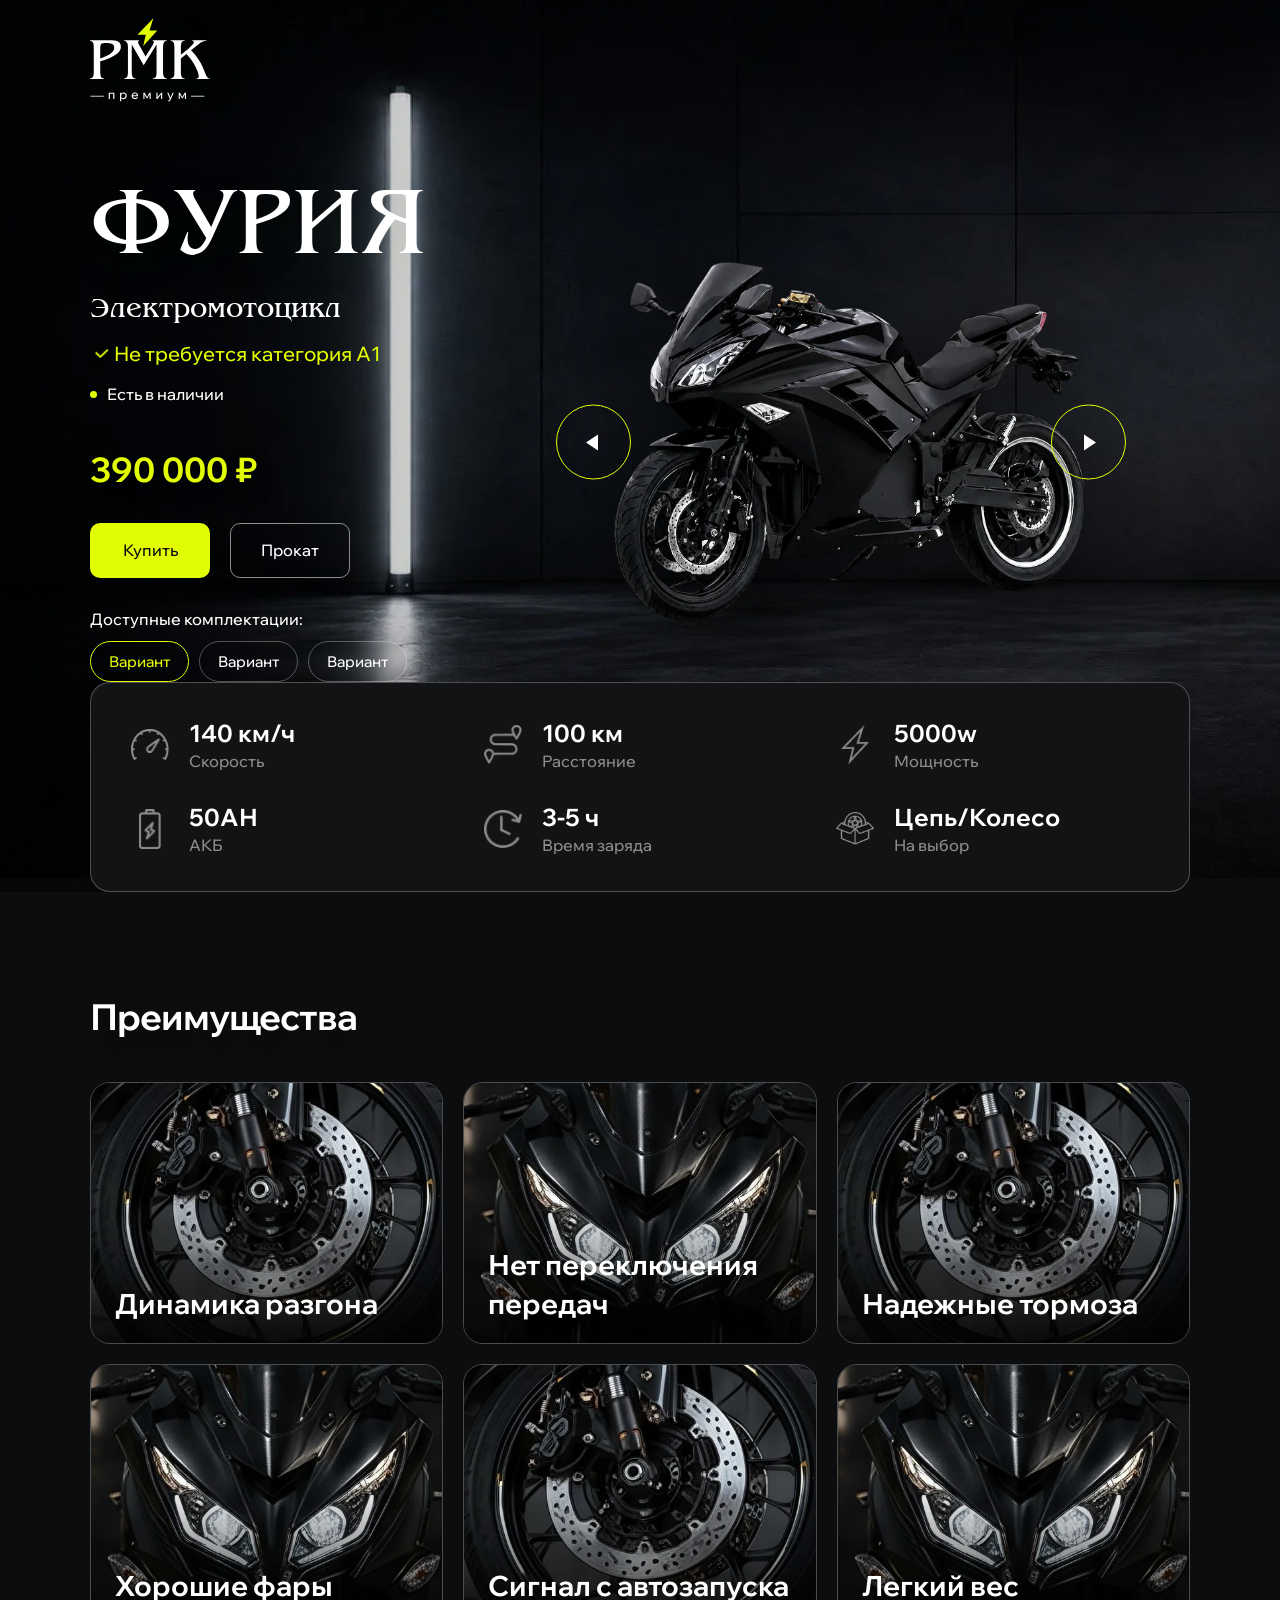
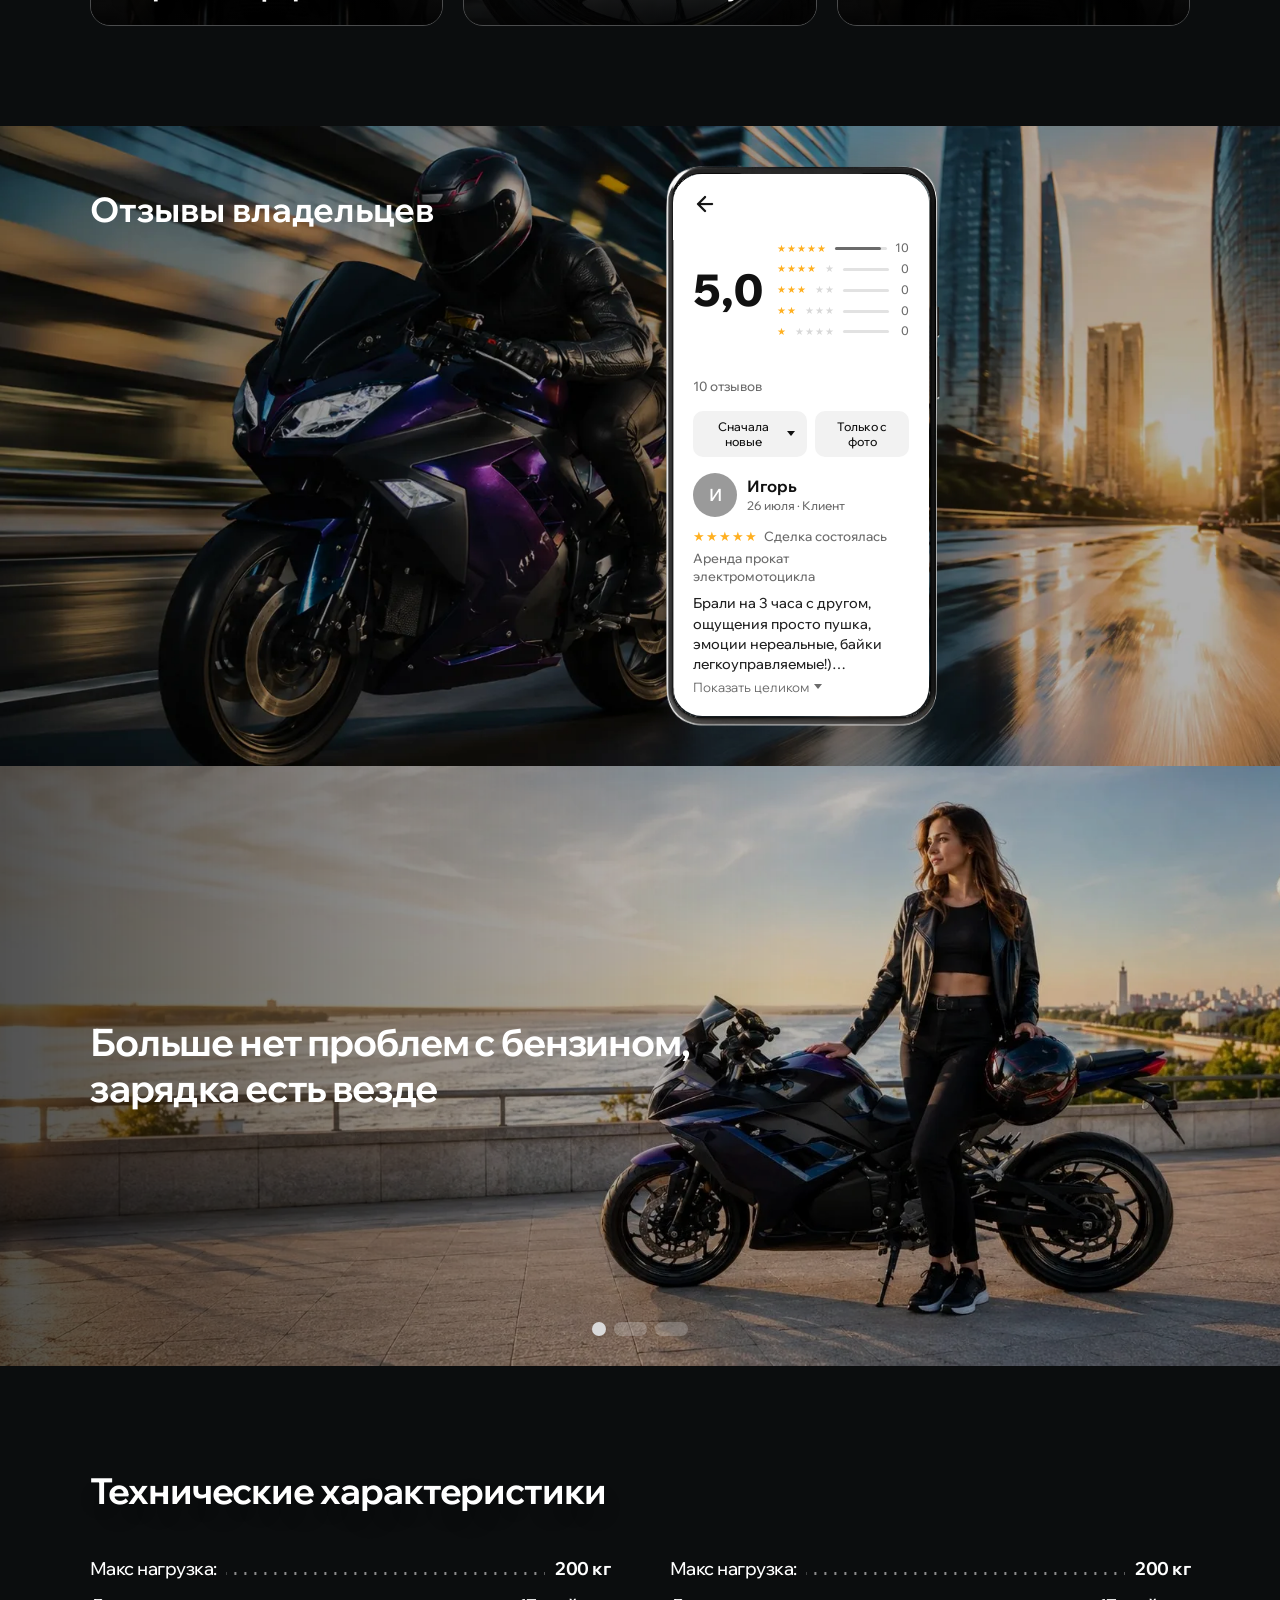
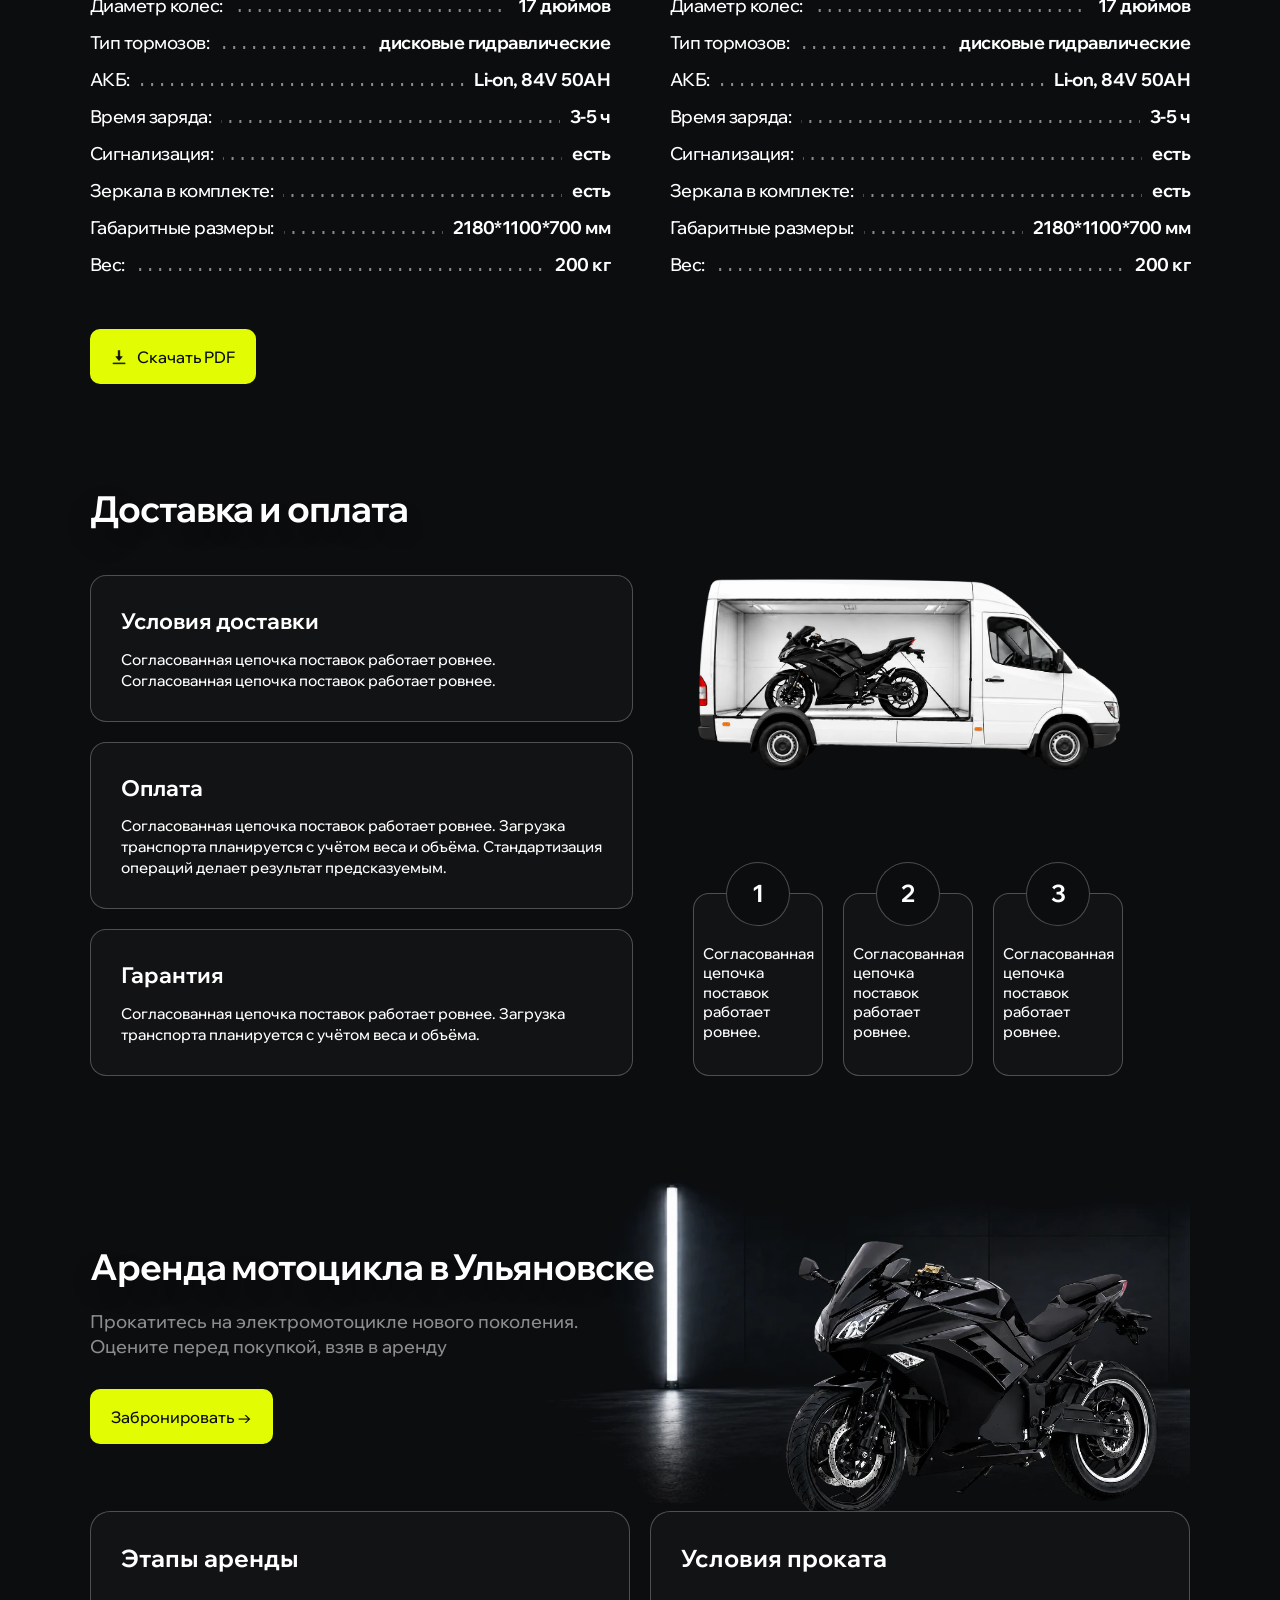
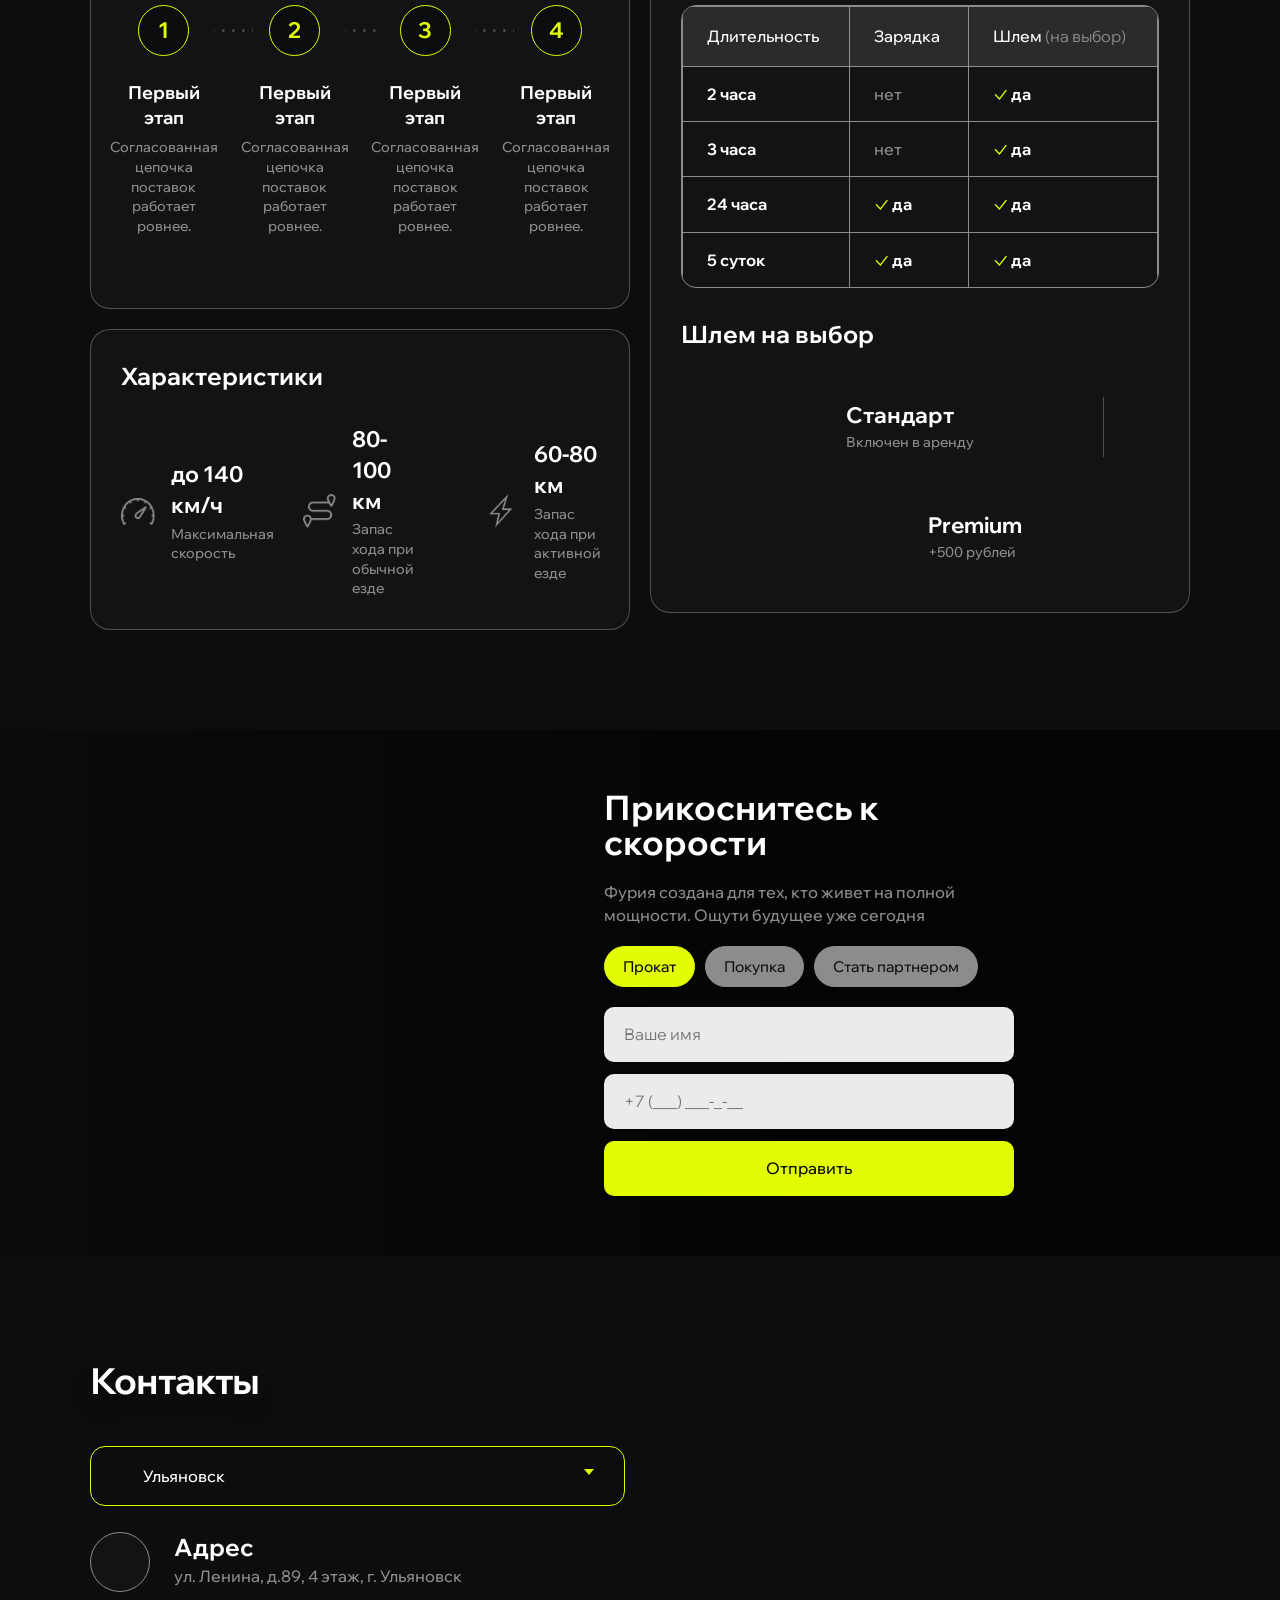
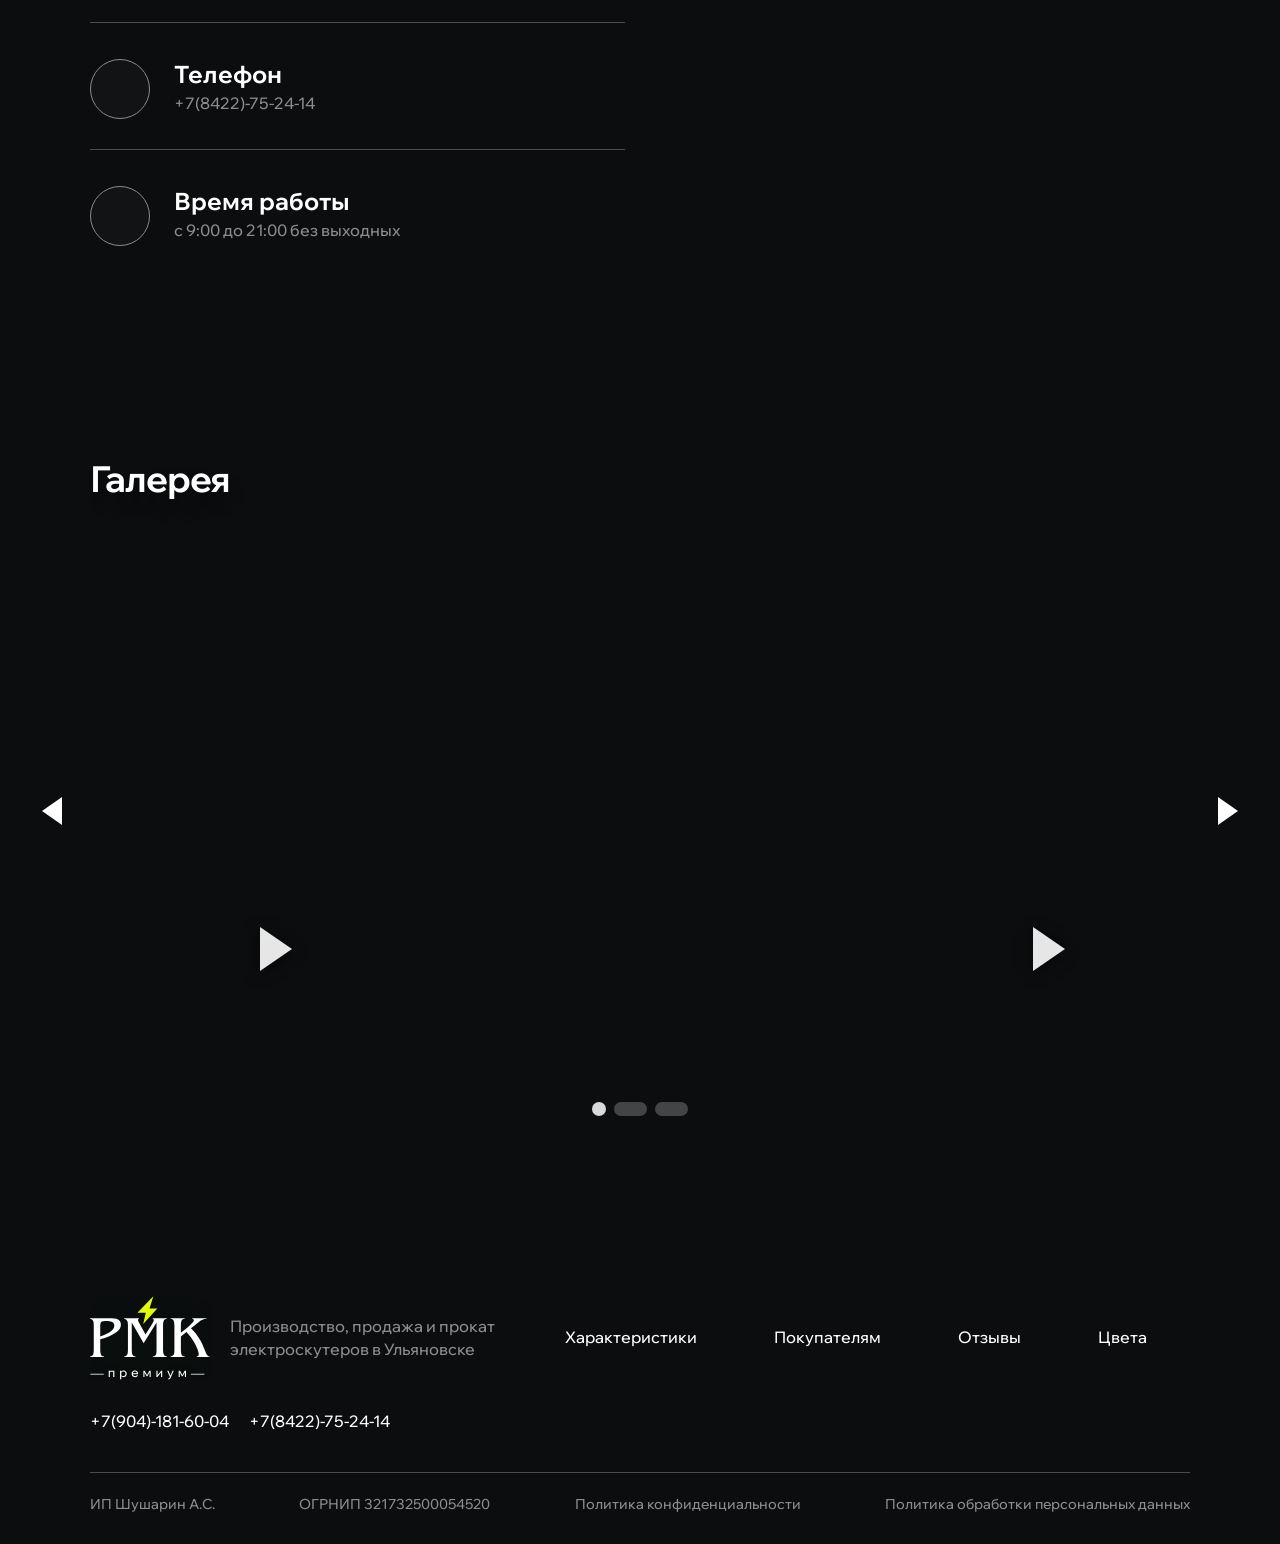
<file: CMK no_server/index.html>
﻿<!DOCTYPE html>
<html lang="ru">
<head>
<meta charset="UTF-8">
<meta name="viewport" content="width=device-width, initial-scale=1.0">
<title>РМК — премиум электромотоциклы</title>
<meta name="description" content="РМК — производство, продажа и прокат премиальных электромотоциклов. Электромотоцикл Фурия: без категории А1, до 140 км/ч, запас хода до 100 км.">
<link rel="canonical" href="https://rmk-moto.ru/">
<link rel="icon" href="assets/favicon-64.png" type="image/png">
<link rel="apple-touch-icon" href="assets/apple-touch-icon.png">
<meta http-equiv="Content-Security-Policy" content="default-src 'self'; img-src 'self' data:; style-src 'self' https://fonts.googleapis.com; font-src 'self' https://fonts.gstatic.com; script-src 'self'">
<link rel="stylesheet" href="css/style.css">
<script type="application/ld+json">
{
  "@context": "https://schema.org",
  "@type": "LocalBusiness",
  "name": "РМК",
  "description": "Производство, продажа и прокат премиальных электромотоциклов",
  "telephone": ["+7-8422-75-24-14", "+7-904-181-60-04"],
  "address": {
    "@type": "PostalAddress",
    "streetAddress": "ул. Ленина, д.89, 4 этаж",
    "addressLocality": "Ульяновск",
    "addressCountry": "RU"
  },
  "openingHours": "Mo-Su 09:00-21:00"
}
</script>
</head>
<body>

<section class="hero" id="top">
  <div class="hero_background">
    <img src="assets/images/hero-bg.webp" alt="" width="1920" height="880" fetchpriority="high">
  </div>

  <header class="header">
    <div class="wrapper header_row">
      <a href="#top" class="logo">
        <span class="logo_name"><img src="assets/images/logo.svg" alt="РМК"></span>
      </a>

      <nav class="menu" data-menu aria-label="Основная навигация">
        <a href="#advantages">Преимущества</a>
        <a href="#reviews">Отзывы</a>
        <a href="#specs">Характеристики</a>
        <a href="#delivery">Доставка и оплата</a>
        <a href="#rental">Аренда мотоцикла</a>
        <div class="phones">
          <a href="tel:+78422752414">+7(8422)-75-24-14</a>
          <a href="tel:+79041816004">+7(904)-181-60-04</a>
        </div>
      </nav>

      <div class="phones phones_desktop">
        <a href="tel:+78422752414">+7(8422)-75-24-14</a>
        <a href="tel:+79041816004">+7(904)-181-60-04</a>
      </div>

      <button type="button" class="burger" data-menu-toggle aria-label="Открыть меню" aria-expanded="false">
        <span></span><span></span><span></span>
      </button>
    </div>
  </header>

  <div class="wrapper hero_inner">
    <div class="hero_info">
      <h1 class="hero_title">Фурия</h1>
      <p class="hero_subtitle">Электромотоцикл</p>
      <p class="hero_note">
        <img id="tick" src="assets/icons/tick.png" alt=""> Не требуется категория А1
      </p>
      <p class="hero_status"><i class="dot"></i>Есть в наличии</p>
    </div>

    <div class="hero_photo" id="motorcycle-slider" data-slider>
      <div class="glow"></div>
      <button class="slide_button slide_previous" type="button" aria-label="Предыдущее фото" data-slider-prev>
        <span class="triangle triangle_left"></span>
      </button>
      <div class="slider_track" data-slider-track>
        <img class="motorcycle" src="assets/images/hero-moto.webp" alt="Электромотоцикл Фурия, вид сбоку" width="795" height="732" fetchpriority="high">
      </div>
      <button class="slide_button slide_next" type="button" aria-label="Следующее фото" data-slider-next>
        <span class="triangle triangle_right"></span>
      </button>
    </div>

    <div class="hero_buy">
      <p class="price">390 000 ₽</p>
      <div class="buttons">
        <a href="#contacts" class="button button_fill">Купить</a>
        <a href="#rental" class="button button_line">Прокат</a>
      </div>
      <div class="kits">
        <p class="kits_title">Доступные комплектации:</p>
        <div class="kit_list" data-kit-list>
          <button type="button" class="kit kit_on" data-kit-photo="assets/images/hero-moto.webp">Вариант</button>
          <button type="button" class="kit" data-kit-photo="assets/images/hero-moto.webp">Вариант</button>
          <button type="button" class="kit" data-kit-photo="assets/images/hero-moto.webp">Вариант</button>
        </div>
      </div>
    </div>
  </div>

  <div class="wrapper statistics">
    <div class="statistics_row">
      <div class="statistic">
        <img src="assets/icons/speed.png" alt="" width="39" height="31" loading="lazy">
        <span class="statistic_info"><span class="statistic_value">140 км/ч</span><span class="statistic_label">Скорость</span></span>
      </div>
      <div class="statistic">
        <img src="assets/icons/route.png" alt="" width="40" height="41" loading="lazy">
        <span class="statistic_info"><span class="statistic_value">100 км</span><span class="statistic_label">Расстояние</span></span>
      </div>
      <div class="statistic">
        <img src="assets/icons/bolt-small.png" alt="" width="32" height="45" loading="lazy">
        <span class="statistic_info"><span class="statistic_value">5000w</span><span class="statistic_label">Мощность</span></span>
      </div>
      <div class="statistic">
        <img src="assets/icons/bolt.png" alt="" width="23" height="41" loading="lazy">
        <span class="statistic_info"><span class="statistic_value">50АН</span><span class="statistic_label">АКБ</span></span>
      </div>
      <div class="statistic">
        <img src="assets/icons/clock.png" alt="" width="36" height="36" loading="lazy">
        <span class="statistic_info"><span class="statistic_value">3-5 ч</span><span class="statistic_label">Время заряда</span></span>
      </div>
      <div class="statistic">
        <img src="assets/icons/box.png" alt="" width="59" height="51" loading="lazy">
        <span class="statistic_info"><span class="statistic_value">Цепь/Колесо</span><span class="statistic_label">На выбор</span></span>
      </div>
    </div>
  </div>
</section>

<main>
  <section class="benefits wrapper" id="advantages">
    <h2 class="title">Преимущества</h2>
    <div class="benefits_grid">
      <div class="benefit"><img src="assets/images/adv-1.webp" alt="" width="534" height="393" loading="lazy"><span class="benefit_label">Динамика разгона</span></div>
      <div class="benefit"><img src="assets/images/adv-2.webp" alt="" width="534" height="393" loading="lazy"><span class="benefit_label">Нет переключения передач</span></div>
      <div class="benefit"><img src="assets/images/adv-3.webp" alt="" width="534" height="393" loading="lazy"><span class="benefit_label">Надежные тормоза</span></div>
      <div class="benefit"><img src="assets/images/adv-4.webp" alt="" width="534" height="393" loading="lazy"><span class="benefit_label">Хорошие фары</span></div>
      <div class="benefit"><img src="assets/images/adv-5.webp" alt="" width="534" height="393" loading="lazy"><span class="benefit_label">Сигнал с автозапуска</span></div>
      <div class="benefit"><img src="assets/images/adv-6.webp" alt="" width="534" height="393" loading="lazy"><span class="benefit_label">Легкий вес</span></div>
    </div>
  </section>

  <section class="reviews" id="reviews">
    <img class="reviews_photo" src="assets/images/reviews-bg.webp" alt="" loading="lazy" width="1195" height="800">
    <div class="reviews wrapper">
    <h2 class="reviews_title">Отзывы владельцев</h2>

    <div class="phone">
      <div class="phone_screen" data-scroll-list>
        <div class="phone_header">
          <img src="assets/icons/arrow_left.png" alt="Назад" width="24" height="24" loading="lazy">
        </div>

        <div class="review_summary">
          <div class="review_summary_top">
            <p class="review_score">5,0</p>
            <div class="review_bars">
              <div class="review_bar_row"><span class="review_stars_filled">★★★★★</span><span class="review_bar"><span class="review_bar_fill review_bar_fill_5"></span></span><span class="review_bar_count">10</span></div>
              <div class="review_bar_row"><span class="review_stars_filled">★★★★</span><span class="review_stars_empty">★</span><span class="review_bar"></span><span class="review_bar_count">0</span></div>
              <div class="review_bar_row"><span class="review_stars_filled">★★★</span><span class="review_stars_empty">★★</span><span class="review_bar"></span><span class="review_bar_count">0</span></div>
              <div class="review_bar_row"><span class="review_stars_filled">★★</span><span class="review_stars_empty">★★★</span><span class="review_bar"></span><span class="review_bar_count">0</span></div>
              <div class="review_bar_row"><span class="review_stars_filled">★</span><span class="review_stars_empty">★★★★</span><span class="review_bar"></span><span class="review_bar_count">0</span></div>
            </div>
          </div>
          <p class="review_stars_big">★★★★★</p>
          <p class="review_count_label">10 отзывов</p>
        </div>

        <div class="review_filters">
          <button type="button" class="review_filter">Сначала новые<span class="review_chevron"></span></button>
          <button type="button" class="review_filter">Только с фото</button>
        </div>

        <div class="review_list">
          <article class="review_item">
            <div class="review_head">
              <span class="review_avatar review_avatar_a">И</span>
              <span class="review_who">
                <span class="review_name">Игорь</span>
                <span class="review_date">26 июля · Клиент</span>
              </span>
            </div>
            <p class="review_rating"><span class="review_stars_filled">★★★★★</span> Сделка состоялась</p>
            <p class="review_topic">Аренда прокат электромотоцикла</p>
            <p class="review_text">Брали на 3 часа с другом, ощущения просто пушка, эмоции нереальные, байки легкоуправляемые!)…</p>
            <button type="button" class="review_expand">Показать целиком<span class="review_chevron"></span></button>
          </article>

          <article class="review_item">
            <div class="review_head">
              <span class="review_avatar review_avatar_b">А</span>
              <span class="review_who">
                <span class="review_name">Алексей Таймолкин</span>
                <span class="review_date">2 июля · Клиент</span>
              </span>
            </div>
            <p class="review_rating"><span class="review_stars_filled">★★★★★</span> Сделка состоялась</p>
            <p class="review_topic">Аренда прокат электромотоцикла</p>
            <img class="review_photo" src="assets/images/review-photo-1.webp" alt="" width="120" height="120" loading="lazy" draggable="false">
            <p class="review_text">Фурия 🔥 всем рекомендую .</p>
          </article>

          <article class="review_item">
            <div class="review_head">
              <span class="review_avatar review_avatar_c">П</span>
              <span class="review_who">
                <span class="review_name">Uritan</span>
                <span class="review_date">26 июня · Клиент</span>
              </span>
            </div>
            <p class="review_rating"><span class="review_stars_filled">★★★★★</span> Сделка состоялась</p>
            <p class="review_topic">Аренда прокат электромотоцикла</p>
            <p class="review_text">Все круто , фурия летит . 👍</p>
          </article>

          <article class="review_item">
            <div class="review_head">
              <span class="review_avatar review_avatar_d">А</span>
              <span class="review_who">
                <span class="review_name">Александр</span>
                <span class="review_date">24 июня · Клиент</span>
              </span>
            </div>
            <p class="review_rating"><span class="review_stars_filled">★★★★★</span> Сделка состоялась</p>
            <p class="review_topic">Аренда прокат электромотоцикла</p>
            <img class="review_photo" src="assets/images/review-photo-2.webp" alt="" width="120" height="120" loading="lazy" draggable="false">
            <p class="review_text">Предоставили электромото) очень классные эмоции, получить опыт при маневрах в городе. Всё очень понравилос…</p>
            <button type="button" class="review_expand">Показать целиком<span class="review_chevron"></span></button>
          </article>

          <article class="review_item">
            <div class="review_head">
              <span class="review_avatar review_avatar_e">И</span>
              <span class="review_who">
                <span class="review_name">Игорь</span>
                <span class="review_date">2 сентября 2025 · Клиент</span>
              </span>
            </div>
            <p class="review_rating"><span class="review_stars_filled">★★★★★</span> Сделка состоялась</p>
            <p class="review_topic">Аренда прокат электромотоцикла</p>
            <p class="review_text">Взяли с другом 2 байка,покатались все понравилось,рекомендую.</p>
          </article>
        </div>

        <div class="phone_footer">
          <a href="#speed" class="phone_call_to_action">Оставить отзыв</a>
        </div>
      </div>
      <img class="phone_frame" src="assets/images/reviews_phone_frame.webp" alt="" width="334" height="682" loading="lazy">
    </div>
    </div>
  </section>

 <section class="charge" data-charge-slider>
    <img class="charge_photo" data-slide-img src="assets/images/charging.webp" alt="" width="1916" height="821" loading="lazy">
    <div class="wrapper">
      <p class="charge_text">Больше нет проблем с бензином, зарядка есть везде</p>
    </div>
    <div class="dots" data-slider-dots>
      <button type="button" class="dot_button is_on" data-photo="assets/images/charging.webp" aria-label="Слайд 1"></button>
      <button type="button" class="dot_button" data-photo="assets/images/charging.webp" aria-label="Слайд 2"></button>
      <button type="button" class="dot_button" data-photo="assets/images/charging.webp" aria-label="Слайд 3"></button>
    </div>
  </section>


  <section class="specifications wrapper" id="specs">
    <h2 class="title">Технические характеристики</h2>
    <div class="specifications_columns">
      <div class="specifications_list">
        <div class="specifications_row"><span class="specifications_label">Макс нагрузка:</span><span class="specifications_dots"></span><span class="specifications_value">200 кг</span></div>
        <div class="specifications_row"><span class="specifications_label">Диаметр колес:</span><span class="specifications_dots"></span><span class="specifications_value">17 дюймов</span></div>
        <div class="specifications_row"><span class="specifications_label">Тип тормозов:</span><span class="specifications_dots"></span><span class="specifications_value">дисковые гидравлические</span></div>
        <div class="specifications_row"><span class="specifications_label">АКБ:</span><span class="specifications_dots"></span><span class="specifications_value">Li-on, 84V 50AH</span></div>
        <div class="specifications_row"><span class="specifications_label">Время заряда:</span><span class="specifications_dots"></span><span class="specifications_value">3-5 ч</span></div>
        <div class="specifications_row"><span class="specifications_label">Сигнализация:</span><span class="specifications_dots"></span><span class="specifications_value">есть</span></div>
        <div class="specifications_row"><span class="specifications_label">Зеркала в комплекте:</span><span class="specifications_dots"></span><span class="specifications_value">есть</span></div>
        <div class="specifications_row"><span class="specifications_label">Габаритные размеры:</span><span class="specifications_dots"></span><span class="specifications_value">2180*1100*700 мм</span></div>
        <div class="specifications_row"><span class="specifications_label">Вес:</span><span class="specifications_dots"></span><span class="specifications_value">200 кг</span></div>
      </div>
      <div class="specifications_list">
        <div class="specifications_row"><span class="specifications_label">Макс нагрузка:</span><span class="specifications_dots"></span><span class="specifications_value">200 кг</span></div>
        <div class="specifications_row"><span class="specifications_label">Диаметр колес:</span><span class="specifications_dots"></span><span class="specifications_value">17 дюймов</span></div>
        <div class="specifications_row"><span class="specifications_label">Тип тормозов:</span><span class="specifications_dots"></span><span class="specifications_value">дисковые гидравлические</span></div>
        <div class="specifications_row"><span class="specifications_label">АКБ:</span><span class="specifications_dots"></span><span class="specifications_value">Li-on, 84V 50AH</span></div>
        <div class="specifications_row"><span class="specifications_label">Время заряда:</span><span class="specifications_dots"></span><span class="specifications_value">3-5 ч</span></div>
        <div class="specifications_row"><span class="specifications_label">Сигнализация:</span><span class="specifications_dots"></span><span class="specifications_value">есть</span></div>
        <div class="specifications_row"><span class="specifications_label">Зеркала в комплекте:</span><span class="specifications_dots"></span><span class="specifications_value">есть</span></div>
        <div class="specifications_row"><span class="specifications_label">Габаритные размеры:</span><span class="specifications_dots"></span><span class="specifications_value">2180*1100*700 мм</span></div>
        <div class="specifications_row"><span class="specifications_label">Вес:</span><span class="specifications_dots"></span><span class="specifications_value">200 кг</span></div>
      </div>
    </div>
    <a href="assets/furiya-specs.pdf" class="button button_fill button_download" download><img src="assets/icons/download.png" alt="" width="16" height="16" loading="lazy"> Скачать PDF</a>
  </section>

  <section class="delivery wrapper" id="delivery">
    <h2 class="title">Доставка и оплата</h2>
    <div class="delivery_layout">
      <div class="delivery_cards">
        <div class="delivery_card">
          <h3>Условия доставки</h3>
          <p>Согласованная цепочка поставок работает ровнее. Согласованная цепочка поставок работает ровнее.</p>
        </div>
        <div class="delivery_card">
          <h3>Оплата</h3>
          <p>Согласованная цепочка поставок работает ровнее. Загрузка транспорта планируется с учётом веса и объёма. Стандартизация операций делает результат предсказуемым.</p>
        </div>
        <div class="delivery_card">
          <h3>Гарантия</h3>
          <p>Согласованная цепочка поставок работает ровнее. Загрузка транспорта планируется с учётом веса и объёма.</p>
        </div>
      </div>
      <div class="delivery_right">
        <div class="delivery_photo delivery_photo_placeholder">
          <img src="assets/images/bus.webp" alt="Доставка мотоцикла" loading="lazy">
        </div>
        <div class="perks">
          <div class="perk">
            <div class="perk_number">1</div>
            <p>Согласованная цепочка поставок работает ровнее.</p>
          </div>
          <div class="perk">
            <div class="perk_number">2</div>
            <p>Согласованная цепочка поставок работает ровнее.</p>
          </div>
          <div class="perk">
            <div class="perk_number">3</div>
            <p>Согласованная цепочка поставок работает ровнее.</p>
          </div>
        </div>
      </div>
    </div>
  </section>

  <section class="rental wrapper" id="rental">
    <div class="rental_head">
      <div class="rental_head_text">
        <h2 class="title rental_title">Аренда мотоцикла в Ульяновске</h2>
        <p class="rental_lead">Прокатитесь на электромотоцикле нового поколения. Оцените перед покупкой, взяв в аренду</p>
        <a href="#speed" class="button button_fill rental_call_to_action">Забронировать →</a>
      </div>
      <div class="rental_head_photo">
        <img src="assets/images/hero-moto.webp" alt="Электромотоцикл Фурия" loading="lazy">
      </div>
    </div>

    <div class="rental_grid">
      <div class="rental_column">
        <div class="rental_box">
          <div class="rental_part">
            <h3>Этапы аренды</h3>
            <div class="steps rental_bottom">
              <div class="step">
                <div class="step_number">1</div>
                <h4>Первый этап</h4>
                <p>Согласованная цепочка поставок работает ровнее.</p>
              </div>
              <div class="step">
                <div class="step_number">2</div>
                <h4>Первый этап</h4>
                <p>Согласованная цепочка поставок работает ровнее.</p>
              </div>
              <div class="step">
                <div class="step_number">3</div>
                <h4>Первый этап</h4>
                <p>Согласованная цепочка поставок работает ровнее.</p>
              </div>
              <div class="step">
                <div class="step_number">4</div>
                <h4>Первый этап</h4>
                <p>Согласованная цепочка поставок работает ровнее.</p>
              </div>
            </div>
          </div>
        </div>
        <div class="rental_box rental_box_grow">
          <div class="rental_part">
            <h3>Характеристики</h3>
            <div class="feature_list">
              <div class="feature">
                <img src="assets/icons/speed.png" alt="" width="39" height="31" loading="lazy">
                <div><strong>до 140 км/ч</strong><span>Максимальная скорость</span></div>
              </div>
              <div class="feature">
                <img src="assets/icons/route.png" alt="" width="40" height="41" loading="lazy">
                <div><strong>80-100 км</strong><span>Запас хода при обычной езде</span></div>
              </div>
              <div class="feature">
                <img src="assets/icons/bolt-small.png" alt="" width="32" height="45" loading="lazy">
                <div><strong>60-80 км</strong><span>Запас хода при активной езде</span></div>
              </div>
            </div>
          </div>
        </div>
      </div>

      <div class="rental_column">
        <div class="rental_box">
          <div class="rental_part">
            <h3>Условия проката</h3>
            <div class="rental_table_wrapper">
            <table class="rental_table">
              <thead>
                <tr><th>Длительность</th><th>Зарядка</th><th>Шлем <span>(на выбор)</span></th></tr>
              </thead>
              <tbody>
                <tr><td>2 часа</td><td class="no">нет</td><td class="yes"><span class="check">✓</span> да</td></tr>
                <tr><td>3 часа</td><td class="no">нет</td><td class="yes"><span class="check">✓</span> да</td></tr>
                <tr><td>24 часа</td><td class="yes"><span class="check">✓</span> да</td><td class="yes"><span class="check">✓</span> да</td></tr>
                <tr><td>5 суток</td><td class="yes"><span class="check">✓</span> да</td><td class="yes"><span class="check">✓</span> да</td></tr>
              </tbody>
            </table>
            </div>
          </div>
          <div class="rental_part_helmet">
            <h3>Шлем на выбор</h3>
            <div class="helmets">
              <div class="helmet">
                <img class="helmet_photo" src="assets/images/helmet-standard.webp" alt="Шлем Стандарт" width="90" height="90" loading="lazy">
                <div><strong>Стандарт</strong><span>Включен в аренду</span></div>
              </div>
              <div class="helmet_divider"></div>
              <div class="helmet">
                <img class="helmet_photo" src="assets/images/helmet-premium.webp" alt="Шлем Premium" width="90" height="90" loading="lazy">
                <div><strong>Premium</strong><span>+500 рублей</span></div>
              </div>
            </div>
          </div>
        </div>
      </div>
    </div>
  </section>

  <section class="speed" id="speed">
    <img class="speed_photo" src="assets/images/speed-banner.webp" alt="" width="1920" height="629" loading="lazy">
    <div class="wrapper">
      <div class="speed_text">
        <h2>Прикоснитесь к скорости</h2>
        <p>Фурия создана для тех, кто живет на полной мощности. Ощути будущее уже сегодня</p>
        <div class="kit_list">
          <button type="button" class="kit kit_on">Прокат</button>
          <button type="button" class="kit">Покупка</button>
          <button type="button" class="kit">Стать партнером</button>
        </div>
        <form class="lead_form" data-lead-form>
          <label class="visually_hidden" for="lead-name">Ваше имя</label>
          <input type="text" id="lead-name" name="name" class="lead_input" placeholder="Ваше имя" autocomplete="name" required>
          <label class="visually_hidden" for="lead-phone">Телефон</label>
          <input type="tel" id="lead-phone" name="phone" class="lead_input" placeholder="+7 (___) ___-_-__" autocomplete="tel" data-phone-input required>
          <button type="submit" class="button button_fill lead_submit">Отправить</button>
          <p class="lead_done">Спасибо! Мы свяжемся с вами в ближайшее время.</p>
        </form>
      </div>
    </div>
  </section>

  <section class="contacts wrapper" id="contacts">
    <h2 class="title">Контакты</h2>
    <div class="contacts_grid">
      <div>
        <div class="city_picker" data-city-picker>
          <button type="button" class="place" data-city-toggle aria-haspopup="listbox" aria-expanded="false">
            <span class="place_city">
              <img class="map_icon" src="assets/icons/map.png" alt="" loading="lazy">
              <span data-city-label>Ульяновск</span>
            </span>
            <span class="triangle triangle_down"></span>
          </button>
          <ul class="city_list" data-city-list hidden>
            <li><button type="button" data-city-option>Самара</button></li>
            <li><button type="button" data-city-option>Москва</button></li>
            <li><button type="button" data-city-option class="is_on">Ульяновск</button></li>
            <li><button type="button" data-city-option>Казань</button></li>
            <li><button type="button" data-city-option>Сызрань</button></li>
          </ul>
        </div>
        <div class="contact_list">
          <div class="contact">
            <span class="contact_icon" aria-hidden="true">
              <img src="assets/icons/map.png" alt="" loading="lazy">
            </span>
            <div><strong>Адрес</strong><span>ул. Ленина, д.89, 4 этаж, г. Ульяновск</span></div>
          </div>
          <div class="contact">
            <span class="contact_icon" aria-hidden="true">
              <img src="assets/icons/phone.png" alt="" loading="lazy">
            </span>
            <div><strong>Телефон</strong><span>+7(8422)-75-24-14</span></div>
          </div>
          <div class="contact">
            <span class="contact_icon" aria-hidden="true">
              <img src="assets/icons/clock_time.png" alt="" loading="lazy">
            </span>
            <div><strong>Время работы</strong><span>с 9:00 до 21:00 без выходных</span></div>
          </div>
        </div>
      </div>
      <div class="map_wrapper">
        <img class="map" src="assets/images/map.webp" alt="Карта проезда: ул. Ленина, д.89, Ульяновск" width="1020" height="508" loading="lazy">
        <img class="map_link" src="assets/images/link_map.webp" alt="" loading="lazy">
      </div>
    </div>
  </section>

  <section class="gallery wrapper" id="gallery" data-gallery-slider>
    <h2 class="title">Галерея</h2>
    <div class="gallery_slider">
      <button type="button" class="gallery_arrow gallery_arrow_prev" aria-label="Предыдущие фото" data-gallery-prev>
        <span class="gallery_arrow_triangle"></span>
      </button>
      <div class="gallery_track" data-gallery-track>
        <div class="gallery_photo"><img src="assets/images/gallery-1.webp" alt="Фурия в движении" width="1068" height="748" loading="lazy"></div>
        <button type="button" class="gallery_photo gallery_video" data-video-src="" aria-label="Смотреть видео">
          <img src="assets/images/gallery-2.webp" alt="Фурия на побережье" width="1068" height="748" loading="lazy">
          <span class="play"><span class="play_triangle"></span></span>
        </button>
        <div class="gallery_photo"><img src="assets/images/gallery-3.webp" alt="Фурия, студийное фото" width="1068" height="748" loading="lazy"></div>
        <div class="gallery_photo"><img src="assets/images/gallery-4.webp" alt="Фурия на побережье" width="1068" height="748" loading="lazy"></div>
        <div class="gallery_photo"><img src="assets/images/gallery-5.webp" alt="Фурия, вид сзади" width="1068" height="748" loading="lazy"></div>
        <button type="button" class="gallery_photo gallery_video" data-video-src="" aria-label="Смотреть видео">
          <img src="assets/images/gallery-6.webp" alt="Фурия в движении" width="1068" height="748" loading="lazy">
          <span class="play"><span class="play_triangle"></span></span>
        </button>
        <div class="gallery_photo"><img src="assets/images/gallery-1.webp" alt="Фурия в движении" width="1068" height="748" loading="lazy"></div>
        <button type="button" class="gallery_photo gallery_video" data-video-src="" aria-label="Смотреть видео">
          <img src="assets/images/gallery-2.webp" alt="Фурия на побережье" width="1068" height="748" loading="lazy">
          <span class="play"><span class="play_triangle"></span></span>
        </button>
        <div class="gallery_photo"><img src="assets/images/gallery-3.webp" alt="Фурия, студийное фото" width="1068" height="748" loading="lazy"></div>
        <div class="gallery_photo"><img src="assets/images/gallery-4.webp" alt="Фурия на побережье" width="1068" height="748" loading="lazy"></div>
      </div>
      <button type="button" class="gallery_arrow gallery_arrow_next" aria-label="Следующие фото" data-gallery-next>
        <span class="gallery_arrow_triangle"></span>
      </button>
    </div>
    <div class="gallery_dots" data-gallery-dots>
      <button type="button" class="dot_button is_on" aria-label="Группа 1"></button>
      <button type="button" class="dot_button" aria-label="Группа 2"></button>
      <button type="button" class="dot_button" aria-label="Группа 3"></button>
    </div>
  </section>

  <div class="video_modal" data-video-modal hidden>
    <div class="video_modal_backdrop" data-video-modal-close></div>
    <div class="video_modal_box">
      <button type="button" class="video_modal_close" data-video-modal-close aria-label="Закрыть видео">✕</button>
      <video class="video_modal_player" data-video-modal-player controls playsinline></video>
    </div>
  </div>
</main>

<footer class="footer">
  <div class="wrapper">
    <div class="footer_top">
      <div class="footer_part_one">
        <div class="footer_brand">
          <a href="#top" class="logo">
            <span class="logo_name"><img src="assets/images/logo.svg" alt="РМК" width="120" height="84" loading="lazy"></span>
          </a>
          <p class="footer_tag">Производство, продажа и прокат электроскутеров в Ульяновске</p>
        </div>

        <nav class="footer_menu" aria-label="Навигация в подвале сайта">
          <a href="#specs">Характеристики</a>
          <a href="#delivery">Покупателям</a>
          <a href="#reviews">Отзывы</a>
          <a href="#gallery">Цвета</a>
        </nav>
      </div>
      <div class="footer_part_two">
        <nav class="footer_menu footer_menu_part_two" aria-label="Навигация в подвале сайта">
          <a href="tel:+79041816004">+7(904)-181-60-04</a>
          <a href="tel:+78422752414">+7(8422)-75-24-14</a>
        </nav>
      </div>
    </div>
    <div class="footer_bottom">
      <span>ИП Шушарин А.С.</span>
      <span>ОГРНИП 321732500054520</span>
      <a href="privacy.html">Политика конфиденциальности</a>
      <a href="personal-data.html">Политика обработки персональных данных</a>
    </div>
  </div>
</footer>

<script src="js/script.js"></script>
</body>
</html>
</file>
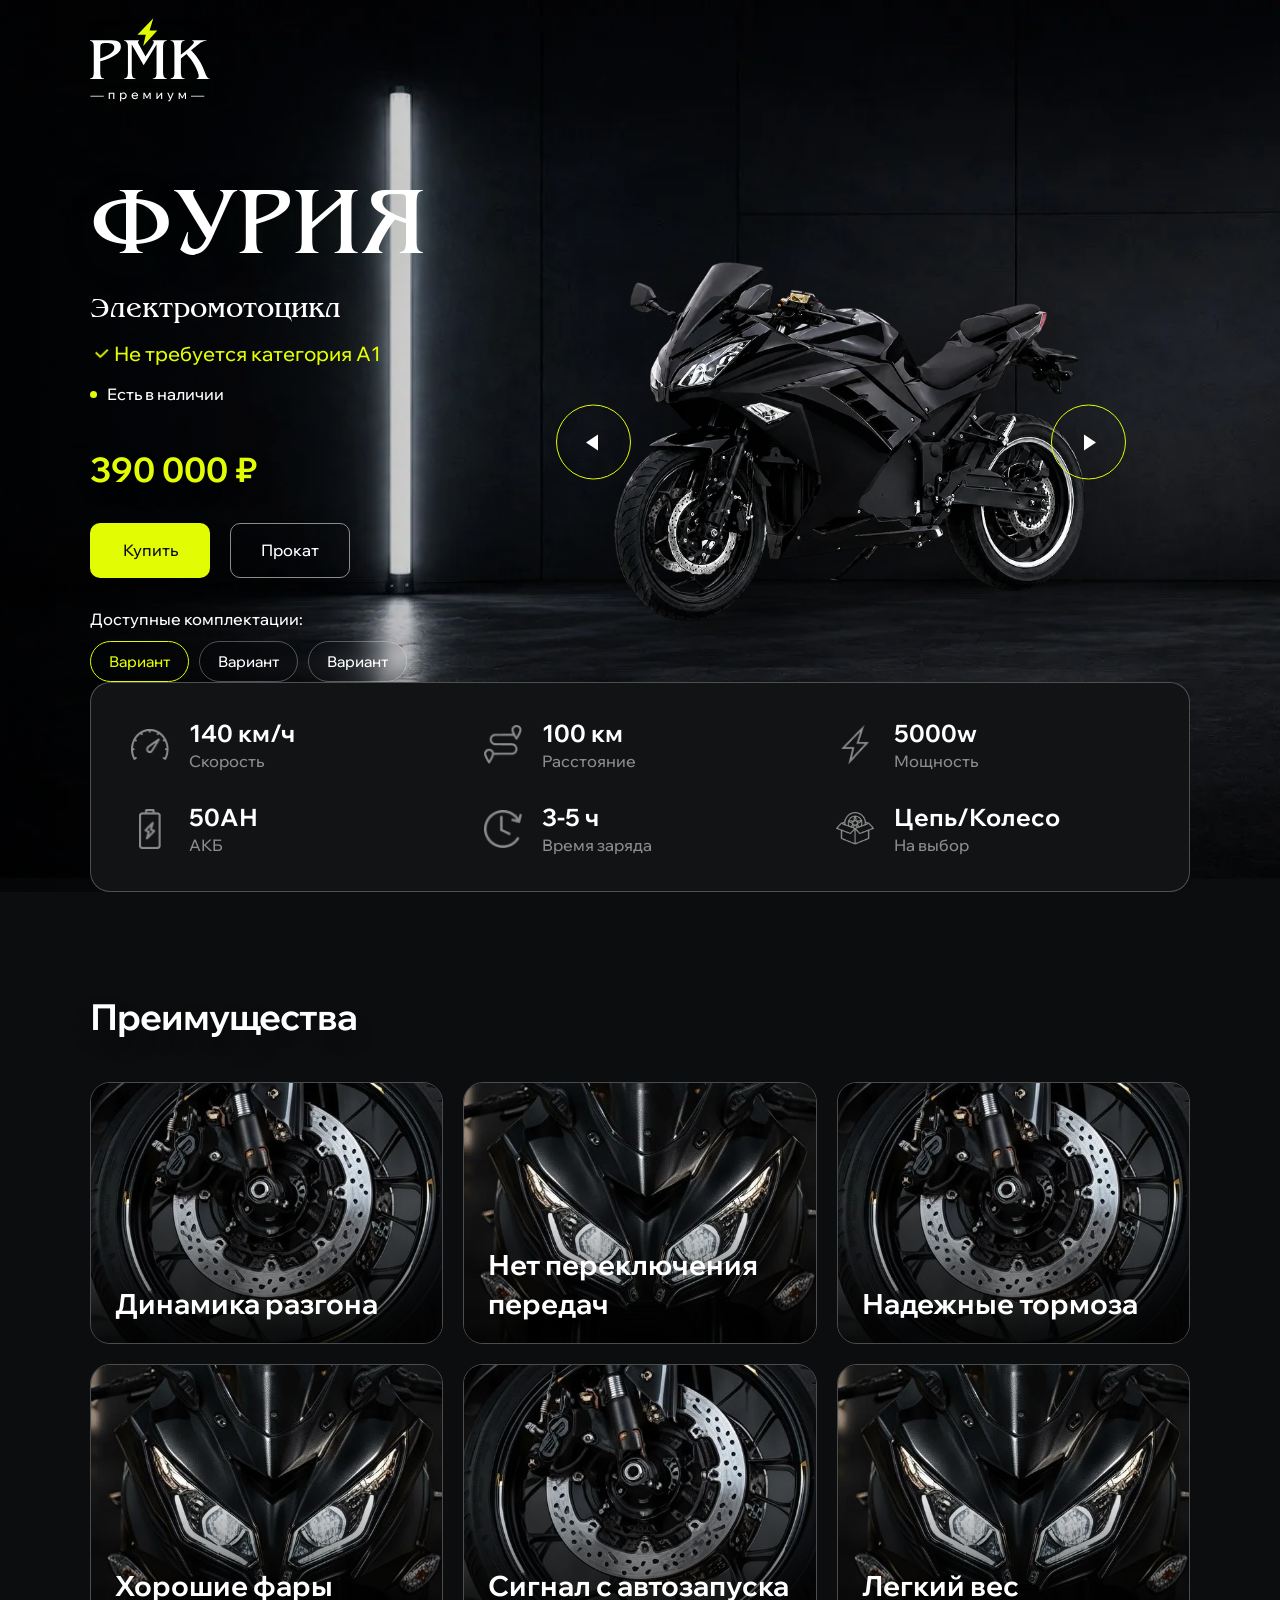
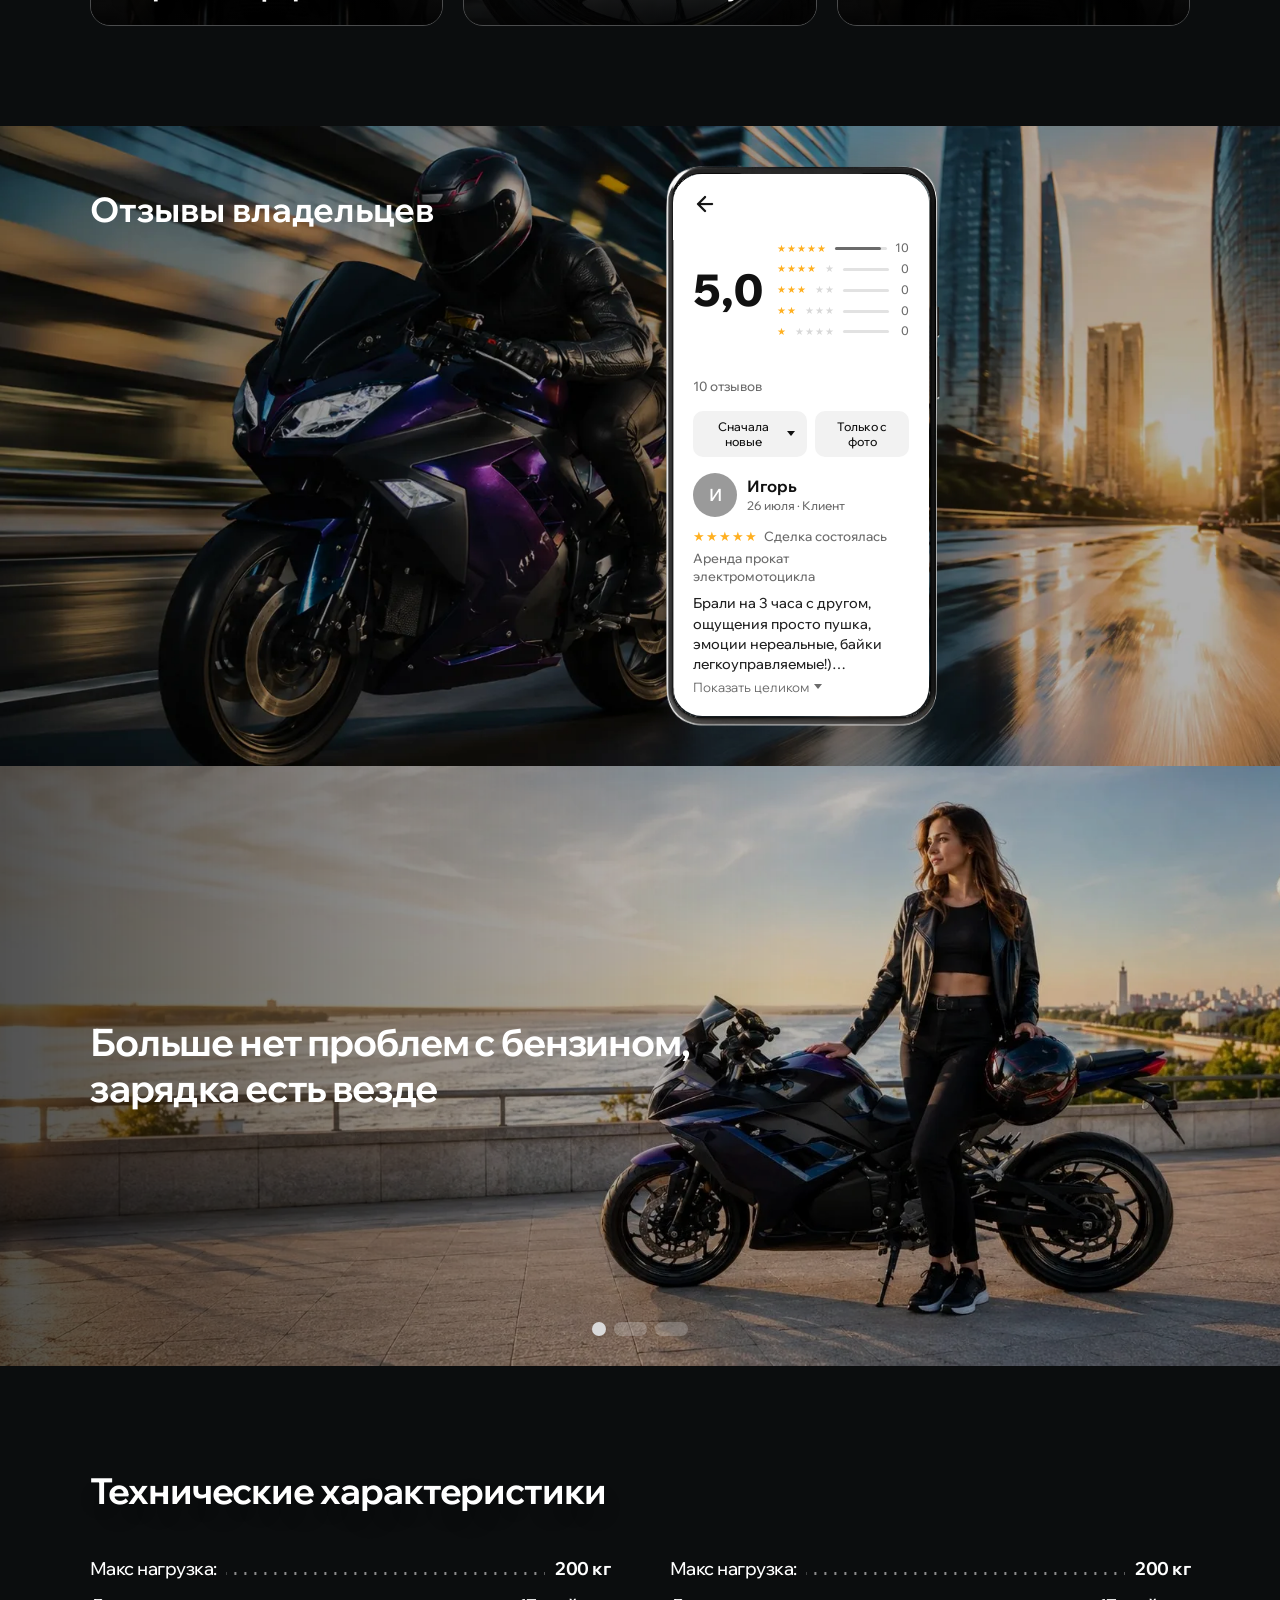
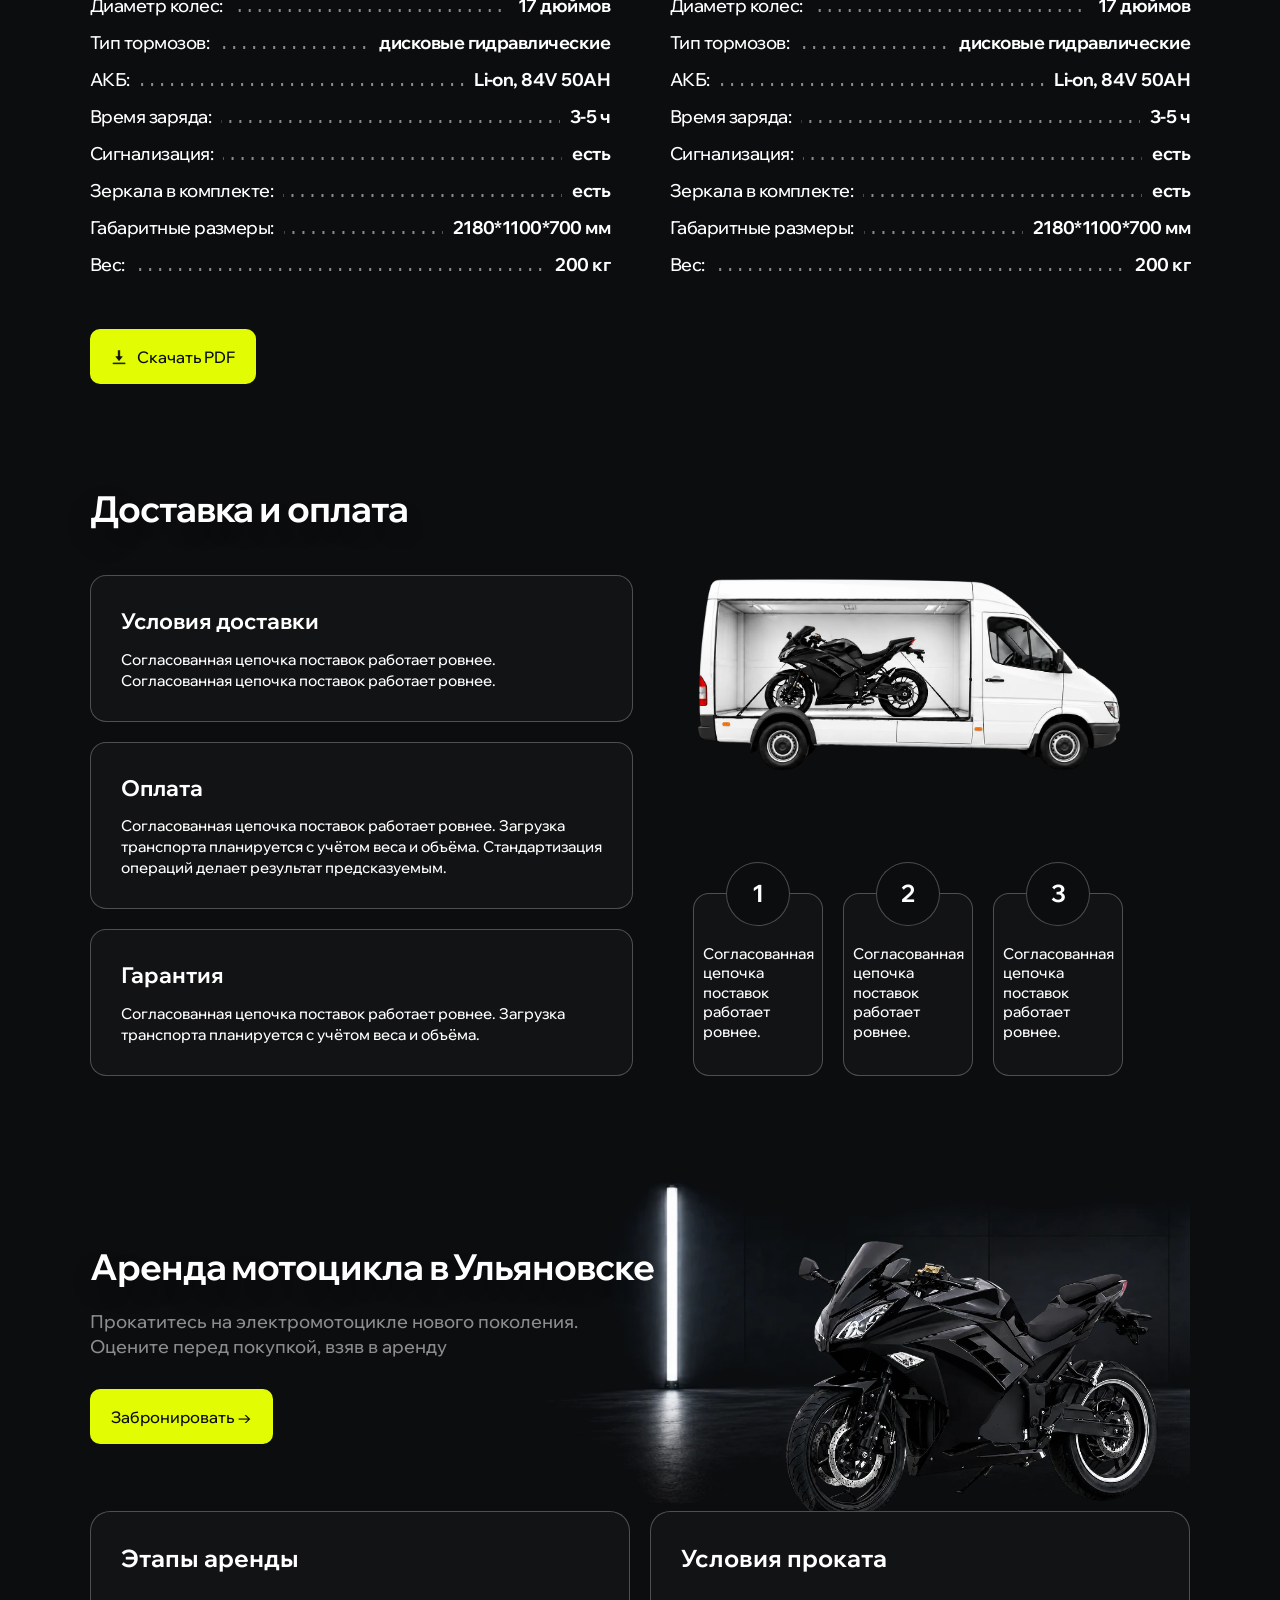
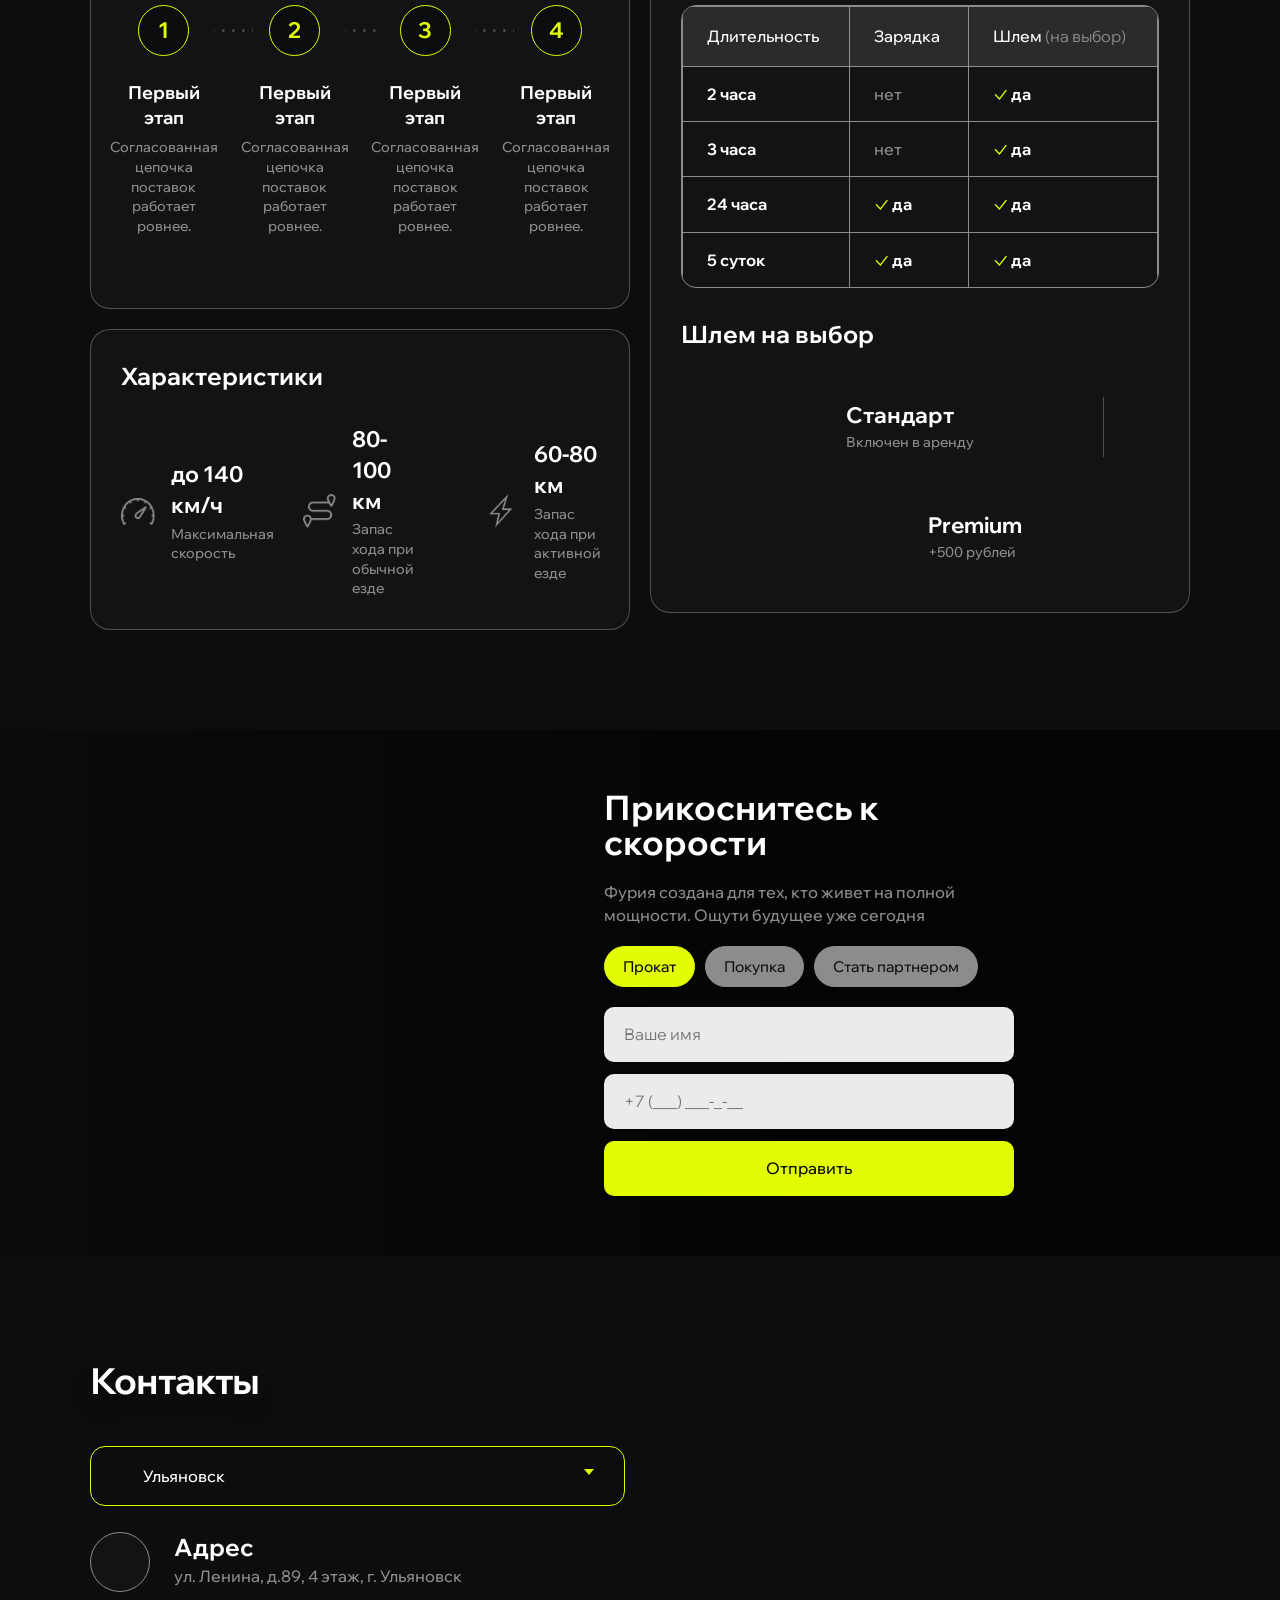
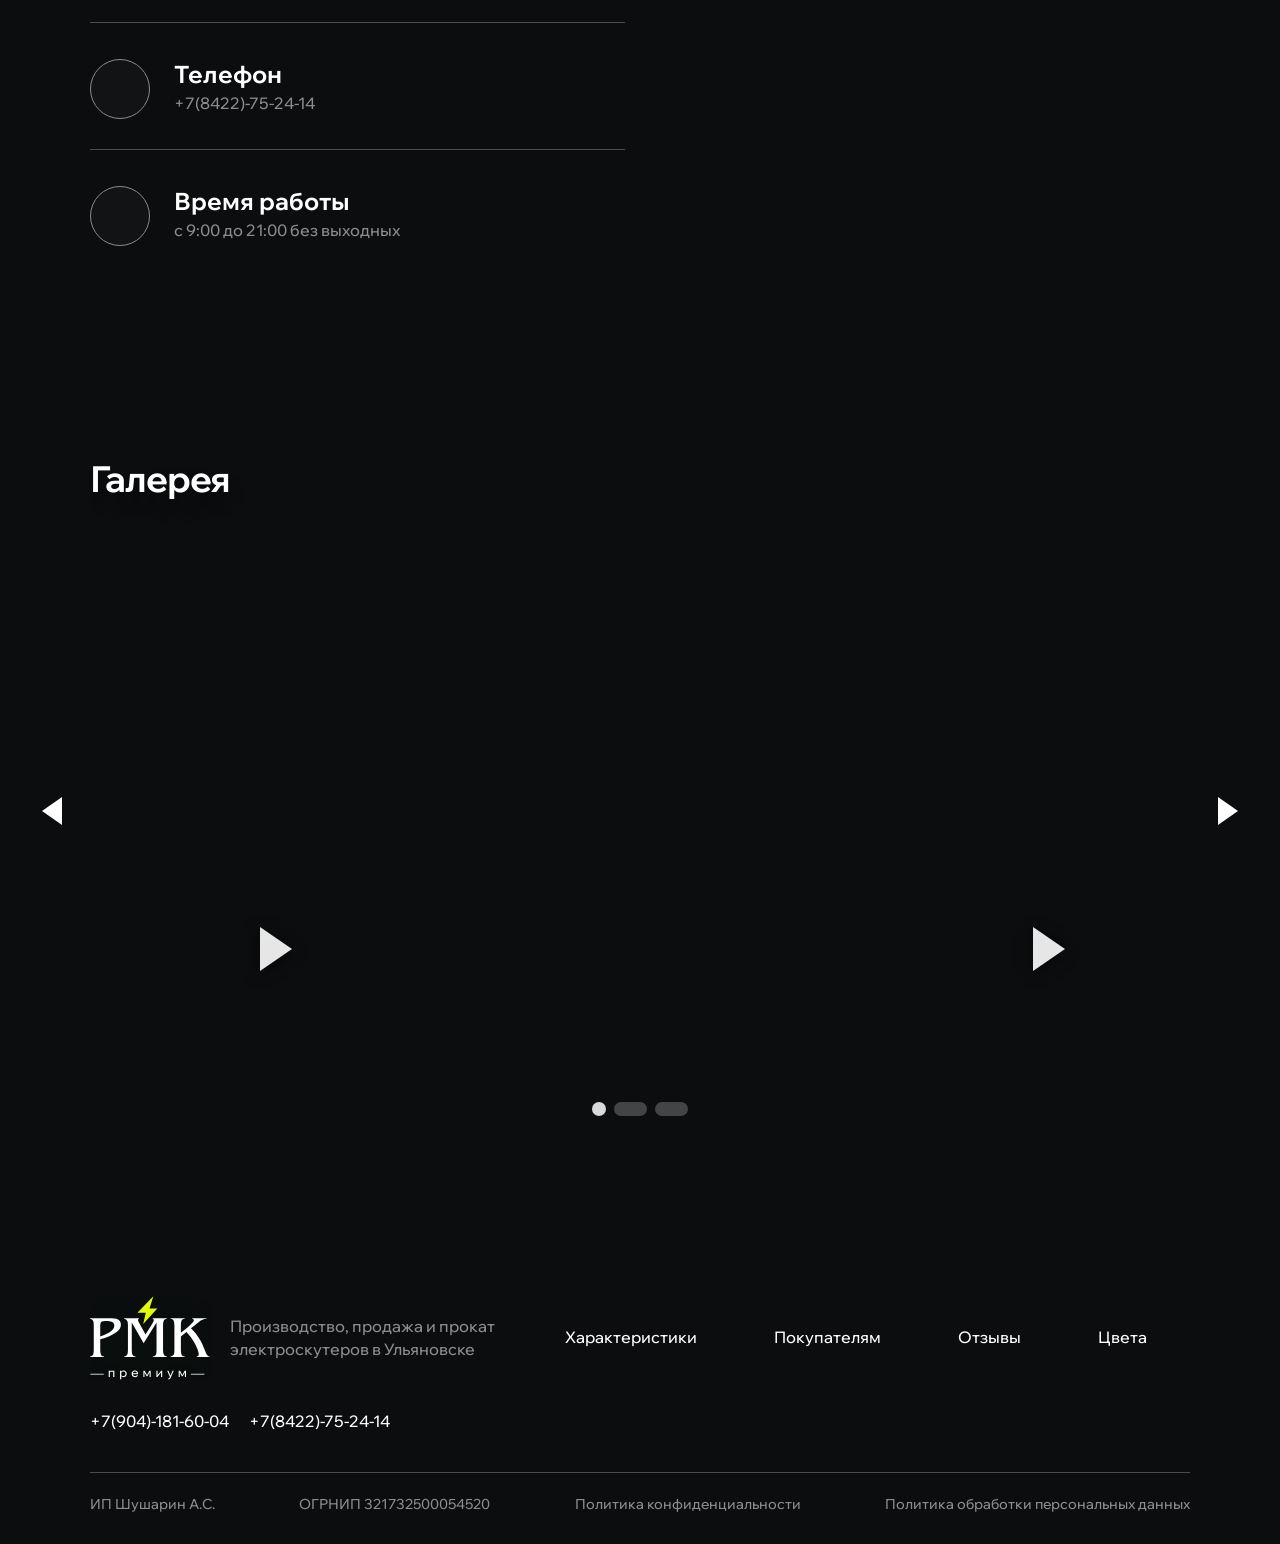
<file: docs/index.html>
﻿<!DOCTYPE html>
<html lang="ru">
<head>
<meta charset="UTF-8">
<meta name="viewport" content="width=device-width, initial-scale=1.0">
<title>РМК — премиум электромотоциклы</title>
<meta name="description" content="РМК — производство, продажа и прокат премиальных электромотоциклов. Электромотоцикл Фурия: без категории А1, до 140 км/ч, запас хода до 100 км.">
<link rel="canonical" href="https://rmk-moto.ru/">
<link rel="icon" href="assets/favicon-64.png" type="image/png">
<link rel="apple-touch-icon" href="assets/apple-touch-icon.png">
<meta http-equiv="Content-Security-Policy" content="default-src 'self'; img-src 'self' data:; style-src 'self' https://fonts.googleapis.com; font-src 'self' https://fonts.gstatic.com; script-src 'self'">
<link rel="stylesheet" href="css/base.css">
<link rel="stylesheet" href="css/header.css">
<link rel="stylesheet" href="css/hero.css">
<link rel="stylesheet" href="css/benefits.css">
<link rel="stylesheet" href="css/charge.css">
<link rel="stylesheet" href="css/reviews.css">
<link rel="stylesheet" href="css/specs.css">
<link rel="stylesheet" href="css/delivery.css">
<link rel="stylesheet" href="css/rental.css">
<link rel="stylesheet" href="css/speed.css">
<link rel="stylesheet" href="css/contacts.css">
<link rel="stylesheet" href="css/gallery.css">
<link rel="stylesheet" href="css/footer.css">
<script type="application/ld+json">
{
  "@context": "https://schema.org",
  "@type": "LocalBusiness",
  "name": "РМК",
  "description": "Производство, продажа и прокат премиальных электромотоциклов",
  "telephone": ["+7-8422-75-24-14", "+7-904-181-60-04"],
  "address": {
    "@type": "PostalAddress",
    "streetAddress": "ул. Ленина, д.89, 4 этаж",
    "addressLocality": "Ульяновск",
    "addressCountry": "RU"
  },
  "openingHours": "Mo-Su 09:00-21:00"
}
</script>
</head>
<body>

<section class="hero" id="top">
  <div class="hero_background">
    <img src="assets/images/hero-bg.webp" alt="" width="1920" height="880" fetchpriority="high">
  </div>

  <header class="header">
    <div class="wrapper header_row">
      <a href="#top" class="logo">
        <span class="logo_name"><img src="assets/images/logo.svg" alt="РМК"></span>
      </a>

      <nav class="menu" data-menu aria-label="Основная навигация">
        <a href="#advantages">Преимущества</a>
        <a href="#reviews">Отзывы</a>
        <a href="#specs">Характеристики</a>
        <a href="#delivery">Доставка и оплата</a>
        <a href="#rental">Аренда мотоцикла</a>
        <div class="phones">
          <a href="tel:+78422752414">+7(8422)-75-24-14</a>
          <a href="tel:+79041816004">+7(904)-181-60-04</a>
        </div>
      </nav>

      <div class="phones phones_desktop">
        <a href="tel:+78422752414">+7(8422)-75-24-14</a>
        <a href="tel:+79041816004">+7(904)-181-60-04</a>
      </div>

      <button type="button" class="burger" data-menu-toggle aria-label="Открыть меню" aria-expanded="false">
        <span></span><span></span><span></span>
      </button>
    </div>
  </header>

  <div class="wrapper hero_inner">
    <div class="hero_info">
      <h1 class="hero_title">Фурия</h1>
      <p class="hero_subtitle">Электромотоцикл</p>
      <p class="hero_note">
        <img id="tick" src="assets/icons/tick.png" alt=""> Не требуется категория А1
      </p>
      <p class="hero_status"><i class="dot"></i>Есть в наличии</p>
    </div>

    <div class="hero_photo" id="motorcycle-slider" data-slider>
      <div class="glow"></div>
      <button class="slide_button slide_previous" type="button" aria-label="Предыдущее фото" data-slider-prev>
        <span class="triangle triangle_left"></span>
      </button>
      <div class="slider_track" data-slider-track>
        <img class="motorcycle" src="assets/images/hero-moto.webp" alt="Электромотоцикл Фурия, вид сбоку" width="795" height="732" fetchpriority="high">
      </div>
      <button class="slide_button slide_next" type="button" aria-label="Следующее фото" data-slider-next>
        <span class="triangle triangle_right"></span>
      </button>
    </div>

    <div class="hero_buy">
      <p class="price">390 000 ₽</p>
      <div class="buttons">
        <a href="#contacts" class="button button_fill">Купить</a>
        <a href="#rental" class="button button_line">Прокат</a>
      </div>
      <div class="kits">
        <p class="kits_title">Доступные комплектации:</p>
        <div class="kit_list" data-kit-list>
          <button type="button" class="kit kit_on" data-kit-photo="assets/images/hero-moto.webp">Вариант</button>
          <button type="button" class="kit" data-kit-photo="assets/images/hero-moto.webp">Вариант</button>
          <button type="button" class="kit" data-kit-photo="assets/images/hero-moto.webp">Вариант</button>
        </div>
      </div>
    </div>
  </div>

  <div class="wrapper statistics">
    <div class="statistics_row">
      <div class="statistic">
        <img src="assets/icons/speed.png" alt="" width="39" height="31" loading="lazy">
        <span class="statistic_info"><span class="statistic_value">140 км/ч</span><span class="statistic_label">Скорость</span></span>
      </div>
      <div class="statistic">
        <img src="assets/icons/route.png" alt="" width="40" height="41" loading="lazy">
        <span class="statistic_info"><span class="statistic_value">100 км</span><span class="statistic_label">Расстояние</span></span>
      </div>
      <div class="statistic">
        <img src="assets/icons/bolt-small.png" alt="" width="32" height="45" loading="lazy">
        <span class="statistic_info"><span class="statistic_value">5000w</span><span class="statistic_label">Мощность</span></span>
      </div>
      <div class="statistic">
        <img src="assets/icons/bolt.png" alt="" width="23" height="41" loading="lazy">
        <span class="statistic_info"><span class="statistic_value">50АН</span><span class="statistic_label">АКБ</span></span>
      </div>
      <div class="statistic">
        <img src="assets/icons/clock.png" alt="" width="36" height="36" loading="lazy">
        <span class="statistic_info"><span class="statistic_value">3-5 ч</span><span class="statistic_label">Время заряда</span></span>
      </div>
      <div class="statistic">
        <img src="assets/icons/box.png" alt="" width="59" height="51" loading="lazy">
        <span class="statistic_info"><span class="statistic_value">Цепь/Колесо</span><span class="statistic_label">На выбор</span></span>
      </div>
    </div>
  </div>
</section>

<main>
  <section class="benefits wrapper" id="advantages">
    <h2 class="title">Преимущества</h2>
    <div class="benefits_grid">
      <div class="benefit"><img src="assets/images/adv-1.webp" alt="" width="534" height="393" loading="lazy"><span class="benefit_label">Динамика разгона</span></div>
      <div class="benefit"><img src="assets/images/adv-2.webp" alt="" width="534" height="393" loading="lazy"><span class="benefit_label">Нет переключения передач</span></div>
      <div class="benefit"><img src="assets/images/adv-3.webp" alt="" width="534" height="393" loading="lazy"><span class="benefit_label">Надежные тормоза</span></div>
      <div class="benefit"><img src="assets/images/adv-4.webp" alt="" width="534" height="393" loading="lazy"><span class="benefit_label">Хорошие фары</span></div>
      <div class="benefit"><img src="assets/images/adv-5.webp" alt="" width="534" height="393" loading="lazy"><span class="benefit_label">Сигнал с автозапуска</span></div>
      <div class="benefit"><img src="assets/images/adv-6.webp" alt="" width="534" height="393" loading="lazy"><span class="benefit_label">Легкий вес</span></div>
    </div>
  </section>

  <section class="reviews" id="reviews">
    <img class="reviews_photo" src="assets/images/reviews-bg.webp" alt="" loading="lazy" width="1195" height="800">
    <div class="reviews wrapper">
    <h2 class="reviews_title">Отзывы владельцев</h2>

    <div class="phone">
      <div class="phone_screen" data-scroll-list>
        <div class="phone_header">
          <img src="assets/icons/arrow_left.png" alt="Назад" width="24" height="24" loading="lazy">
        </div>

        <div class="review_summary">
          <div class="review_summary_top">
            <p class="review_score">5,0</p>
            <div class="review_bars">
              <div class="review_bar_row"><span class="review_stars_filled">★★★★★</span><span class="review_bar"><span class="review_bar_fill review_bar_fill_5"></span></span><span class="review_bar_count">10</span></div>
              <div class="review_bar_row"><span class="review_stars_filled">★★★★</span><span class="review_stars_empty">★</span><span class="review_bar"></span><span class="review_bar_count">0</span></div>
              <div class="review_bar_row"><span class="review_stars_filled">★★★</span><span class="review_stars_empty">★★</span><span class="review_bar"></span><span class="review_bar_count">0</span></div>
              <div class="review_bar_row"><span class="review_stars_filled">★★</span><span class="review_stars_empty">★★★</span><span class="review_bar"></span><span class="review_bar_count">0</span></div>
              <div class="review_bar_row"><span class="review_stars_filled">★</span><span class="review_stars_empty">★★★★</span><span class="review_bar"></span><span class="review_bar_count">0</span></div>
            </div>
          </div>
          <p class="review_stars_big">★★★★★</p>
          <p class="review_count_label">10 отзывов</p>
        </div>

        <div class="review_filters">
          <button type="button" class="review_filter">Сначала новые<span class="review_chevron"></span></button>
          <button type="button" class="review_filter">Только с фото</button>
        </div>

        <div class="review_list">
          <article class="review_item">
            <div class="review_head">
              <span class="review_avatar review_avatar_a">И</span>
              <span class="review_who">
                <span class="review_name">Игорь</span>
                <span class="review_date">26 июля · Клиент</span>
              </span>
            </div>
            <p class="review_rating"><span class="review_stars_filled">★★★★★</span> Сделка состоялась</p>
            <p class="review_topic">Аренда прокат электромотоцикла</p>
            <p class="review_text">Брали на 3 часа с другом, ощущения просто пушка, эмоции нереальные, байки легкоуправляемые!)…</p>
            <button type="button" class="review_expand">Показать целиком<span class="review_chevron"></span></button>
          </article>

          <article class="review_item">
            <div class="review_head">
              <span class="review_avatar review_avatar_b">А</span>
              <span class="review_who">
                <span class="review_name">Алексей Таймолкин</span>
                <span class="review_date">2 июля · Клиент</span>
              </span>
            </div>
            <p class="review_rating"><span class="review_stars_filled">★★★★★</span> Сделка состоялась</p>
            <p class="review_topic">Аренда прокат электромотоцикла</p>
            <img class="review_photo" src="assets/images/review-photo-1.webp" alt="" width="120" height="120" loading="lazy" draggable="false">
            <p class="review_text">Фурия 🔥 всем рекомендую .</p>
          </article>

          <article class="review_item">
            <div class="review_head">
              <span class="review_avatar review_avatar_c">П</span>
              <span class="review_who">
                <span class="review_name">Uritan</span>
                <span class="review_date">26 июня · Клиент</span>
              </span>
            </div>
            <p class="review_rating"><span class="review_stars_filled">★★★★★</span> Сделка состоялась</p>
            <p class="review_topic">Аренда прокат электромотоцикла</p>
            <p class="review_text">Все круто , фурия летит . 👍</p>
          </article>

          <article class="review_item">
            <div class="review_head">
              <span class="review_avatar review_avatar_d">А</span>
              <span class="review_who">
                <span class="review_name">Александр</span>
                <span class="review_date">24 июня · Клиент</span>
              </span>
            </div>
            <p class="review_rating"><span class="review_stars_filled">★★★★★</span> Сделка состоялась</p>
            <p class="review_topic">Аренда прокат электромотоцикла</p>
            <img class="review_photo" src="assets/images/review-photo-2.webp" alt="" width="120" height="120" loading="lazy" draggable="false">
            <p class="review_text">Предоставили электромото) очень классные эмоции, получить опыт при маневрах в городе. Всё очень понравилос…</p>
            <button type="button" class="review_expand">Показать целиком<span class="review_chevron"></span></button>
          </article>

          <article class="review_item">
            <div class="review_head">
              <span class="review_avatar review_avatar_e">И</span>
              <span class="review_who">
                <span class="review_name">Игорь</span>
                <span class="review_date">2 сентября 2025 · Клиент</span>
              </span>
            </div>
            <p class="review_rating"><span class="review_stars_filled">★★★★★</span> Сделка состоялась</p>
            <p class="review_topic">Аренда прокат электромотоцикла</p>
            <p class="review_text">Взяли с другом 2 байка,покатались все понравилось,рекомендую.</p>
          </article>
        </div>

        <div class="phone_footer">
          <a href="#speed" class="phone_call_to_action">Оставить отзыв</a>
        </div>
      </div>
      <img class="phone_frame" src="assets/images/reviews_phone_frame.webp" alt="" width="334" height="682" loading="lazy">
    </div>
    </div>
  </section>

 <section class="charge" data-charge-slider>
    <img class="charge_photo" data-slide-img src="assets/images/charging.webp" alt="" width="1916" height="821" loading="lazy">
    <div class="wrapper">
      <p class="charge_text">Больше нет проблем с бензином, зарядка есть везде</p>
    </div>
    <div class="dots" data-slider-dots>
      <button type="button" class="dot_button is_on" data-photo="assets/images/charging.webp" aria-label="Слайд 1"></button>
      <button type="button" class="dot_button" data-photo="assets/images/charging.webp" aria-label="Слайд 2"></button>
      <button type="button" class="dot_button" data-photo="assets/images/charging.webp" aria-label="Слайд 3"></button>
    </div>
  </section>


  <section class="specifications wrapper" id="specs">
    <h2 class="title">Технические характеристики</h2>
    <div class="specifications_columns">
      <div class="specifications_list">
        <div class="specifications_row"><span class="specifications_label">Макс нагрузка:</span><span class="specifications_dots"></span><span class="specifications_value">200 кг</span></div>
        <div class="specifications_row"><span class="specifications_label">Диаметр колес:</span><span class="specifications_dots"></span><span class="specifications_value">17 дюймов</span></div>
        <div class="specifications_row"><span class="specifications_label">Тип тормозов:</span><span class="specifications_dots"></span><span class="specifications_value">дисковые гидравлические</span></div>
        <div class="specifications_row"><span class="specifications_label">АКБ:</span><span class="specifications_dots"></span><span class="specifications_value">Li-on, 84V 50AH</span></div>
        <div class="specifications_row"><span class="specifications_label">Время заряда:</span><span class="specifications_dots"></span><span class="specifications_value">3-5 ч</span></div>
        <div class="specifications_row"><span class="specifications_label">Сигнализация:</span><span class="specifications_dots"></span><span class="specifications_value">есть</span></div>
        <div class="specifications_row"><span class="specifications_label">Зеркала в комплекте:</span><span class="specifications_dots"></span><span class="specifications_value">есть</span></div>
        <div class="specifications_row"><span class="specifications_label">Габаритные размеры:</span><span class="specifications_dots"></span><span class="specifications_value">2180*1100*700 мм</span></div>
        <div class="specifications_row"><span class="specifications_label">Вес:</span><span class="specifications_dots"></span><span class="specifications_value">200 кг</span></div>
      </div>
      <div class="specifications_list">
        <div class="specifications_row"><span class="specifications_label">Макс нагрузка:</span><span class="specifications_dots"></span><span class="specifications_value">200 кг</span></div>
        <div class="specifications_row"><span class="specifications_label">Диаметр колес:</span><span class="specifications_dots"></span><span class="specifications_value">17 дюймов</span></div>
        <div class="specifications_row"><span class="specifications_label">Тип тормозов:</span><span class="specifications_dots"></span><span class="specifications_value">дисковые гидравлические</span></div>
        <div class="specifications_row"><span class="specifications_label">АКБ:</span><span class="specifications_dots"></span><span class="specifications_value">Li-on, 84V 50AH</span></div>
        <div class="specifications_row"><span class="specifications_label">Время заряда:</span><span class="specifications_dots"></span><span class="specifications_value">3-5 ч</span></div>
        <div class="specifications_row"><span class="specifications_label">Сигнализация:</span><span class="specifications_dots"></span><span class="specifications_value">есть</span></div>
        <div class="specifications_row"><span class="specifications_label">Зеркала в комплекте:</span><span class="specifications_dots"></span><span class="specifications_value">есть</span></div>
        <div class="specifications_row"><span class="specifications_label">Габаритные размеры:</span><span class="specifications_dots"></span><span class="specifications_value">2180*1100*700 мм</span></div>
        <div class="specifications_row"><span class="specifications_label">Вес:</span><span class="specifications_dots"></span><span class="specifications_value">200 кг</span></div>
      </div>
    </div>
    <a href="assets/furiya-specs.pdf" class="button button_fill button_download" download><img src="assets/icons/download.png" alt="" width="16" height="16" loading="lazy"> Скачать PDF</a>
  </section>

  <section class="delivery wrapper" id="delivery">
    <h2 class="title">Доставка и оплата</h2>
    <div class="delivery_layout">
      <div class="delivery_cards">
        <div class="delivery_card">
          <h3>Условия доставки</h3>
          <p>Согласованная цепочка поставок работает ровнее. Согласованная цепочка поставок работает ровнее.</p>
        </div>
        <div class="delivery_card">
          <h3>Оплата</h3>
          <p>Согласованная цепочка поставок работает ровнее. Загрузка транспорта планируется с учётом веса и объёма. Стандартизация операций делает результат предсказуемым.</p>
        </div>
        <div class="delivery_card">
          <h3>Гарантия</h3>
          <p>Согласованная цепочка поставок работает ровнее. Загрузка транспорта планируется с учётом веса и объёма.</p>
        </div>
      </div>
      <div class="delivery_right">
        <div class="delivery_photo delivery_photo_placeholder">
          <img src="assets/images/bus.webp" alt="Доставка мотоцикла" loading="lazy">
        </div>
        <div class="perks">
          <div class="perk">
            <div class="perk_number">1</div>
            <p>Согласованная цепочка поставок работает ровнее.</p>
          </div>
          <div class="perk">
            <div class="perk_number">2</div>
            <p>Согласованная цепочка поставок работает ровнее.</p>
          </div>
          <div class="perk">
            <div class="perk_number">3</div>
            <p>Согласованная цепочка поставок работает ровнее.</p>
          </div>
        </div>
      </div>
    </div>
  </section>

  <section class="rental wrapper" id="rental">
    <div class="rental_head">
      <div class="rental_head_text">
        <h2 class="title rental_title">Аренда мотоцикла в Ульяновске</h2>
        <p class="rental_lead">Прокатитесь на электромотоцикле нового поколения. Оцените перед покупкой, взяв в аренду</p>
        <a href="#speed" class="button button_fill rental_call_to_action">Забронировать →</a>
      </div>
      <div class="rental_head_photo">
        <img src="assets/images/hero-moto.webp" alt="Электромотоцикл Фурия" loading="lazy">
      </div>
    </div>

    <div class="rental_grid">
      <div class="rental_column">
        <div class="rental_box">
          <div class="rental_part">
            <h3>Этапы аренды</h3>
            <div class="steps rental_bottom">
              <div class="step">
                <div class="step_number">1</div>
                <h4>Первый этап</h4>
                <p>Согласованная цепочка поставок работает ровнее.</p>
              </div>
              <div class="step">
                <div class="step_number">2</div>
                <h4>Первый этап</h4>
                <p>Согласованная цепочка поставок работает ровнее.</p>
              </div>
              <div class="step">
                <div class="step_number">3</div>
                <h4>Первый этап</h4>
                <p>Согласованная цепочка поставок работает ровнее.</p>
              </div>
              <div class="step">
                <div class="step_number">4</div>
                <h4>Первый этап</h4>
                <p>Согласованная цепочка поставок работает ровнее.</p>
              </div>
            </div>
          </div>
        </div>
        <div class="rental_box rental_box_grow">
          <div class="rental_part">
            <h3>Характеристики</h3>
            <div class="feature_list">
              <div class="feature">
                <img src="assets/icons/speed.png" alt="" width="39" height="31" loading="lazy">
                <div><strong>до 140 км/ч</strong><span>Максимальная скорость</span></div>
              </div>
              <div class="feature">
                <img src="assets/icons/route.png" alt="" width="40" height="41" loading="lazy">
                <div><strong>80-100 км</strong><span>Запас хода при обычной езде</span></div>
              </div>
              <div class="feature">
                <img src="assets/icons/bolt-small.png" alt="" width="32" height="45" loading="lazy">
                <div><strong>60-80 км</strong><span>Запас хода при активной езде</span></div>
              </div>
            </div>
          </div>
        </div>
      </div>

      <div class="rental_column">
        <div class="rental_box">
          <div class="rental_part">
            <h3>Условия проката</h3>
            <div class="rental_table_wrapper">
            <table class="rental_table">
              <thead>
                <tr><th>Длительность</th><th>Зарядка</th><th>Шлем <span>(на выбор)</span></th></tr>
              </thead>
              <tbody>
                <tr><td>2 часа</td><td class="no">нет</td><td class="yes"><span class="check">✓</span> да</td></tr>
                <tr><td>3 часа</td><td class="no">нет</td><td class="yes"><span class="check">✓</span> да</td></tr>
                <tr><td>24 часа</td><td class="yes"><span class="check">✓</span> да</td><td class="yes"><span class="check">✓</span> да</td></tr>
                <tr><td>5 суток</td><td class="yes"><span class="check">✓</span> да</td><td class="yes"><span class="check">✓</span> да</td></tr>
              </tbody>
            </table>
            </div>
          </div>
          <div class="rental_part_helmet">
            <h3>Шлем на выбор</h3>
            <div class="helmets">
              <div class="helmet">
                <img class="helmet_photo" src="assets/images/helmet-standard.webp" alt="Шлем Стандарт" width="90" height="90" loading="lazy">
                <div><strong>Стандарт</strong><span>Включен в аренду</span></div>
              </div>
              <div class="helmet_divider"></div>
              <div class="helmet">
                <img class="helmet_photo" src="assets/images/helmet-premium.webp" alt="Шлем Premium" width="90" height="90" loading="lazy">
                <div><strong>Premium</strong><span>+500 рублей</span></div>
              </div>
            </div>
          </div>
        </div>
      </div>
    </div>
  </section>

  <section class="speed" id="speed">
    <img class="speed_photo" src="assets/images/speed-banner.webp" alt="" width="1920" height="629" loading="lazy">
    <div class="wrapper">
      <div class="speed_text">
        <h2>Прикоснитесь к скорости</h2>
        <p>Фурия создана для тех, кто живет на полной мощности. Ощути будущее уже сегодня</p>
        <div class="kit_list">
          <button type="button" class="kit kit_on">Прокат</button>
          <button type="button" class="kit">Покупка</button>
          <button type="button" class="kit">Стать партнером</button>
        </div>
        <form class="lead_form" data-lead-form>
          <label class="visually_hidden" for="lead-name">Ваше имя</label>
          <input type="text" id="lead-name" name="name" class="lead_input" placeholder="Ваше имя" autocomplete="name" required>
          <label class="visually_hidden" for="lead-phone">Телефон</label>
          <input type="tel" id="lead-phone" name="phone" class="lead_input" placeholder="+7 (___) ___-_-__" autocomplete="tel" data-phone-input required>
          <button type="submit" class="button button_fill lead_submit">Отправить</button>
          <p class="lead_done">Спасибо! Мы свяжемся с вами в ближайшее время.</p>
        </form>
      </div>
    </div>
  </section>

  <section class="contacts wrapper" id="contacts">
    <h2 class="title">Контакты</h2>
    <div class="contacts_grid">
      <div>
        <div class="city_picker" data-city-picker>
          <button type="button" class="place" data-city-toggle aria-haspopup="listbox" aria-expanded="false">
            <span class="place_city">
              <img class="map_icon" src="assets/icons/map.png" alt="" loading="lazy">
              <span data-city-label>Ульяновск</span>
            </span>
            <span class="triangle triangle_down"></span>
          </button>
          <ul class="city_list" data-city-list hidden>
            <li><button type="button" data-city-option>Самара</button></li>
            <li><button type="button" data-city-option>Москва</button></li>
            <li><button type="button" data-city-option class="is_on">Ульяновск</button></li>
            <li><button type="button" data-city-option>Казань</button></li>
            <li><button type="button" data-city-option>Сызрань</button></li>
          </ul>
        </div>
        <div class="contact_list">
          <div class="contact">
            <span class="contact_icon" aria-hidden="true">
              <img src="assets/icons/map.png" alt="" loading="lazy">
            </span>
            <div><strong>Адрес</strong><span>ул. Ленина, д.89, 4 этаж, г. Ульяновск</span></div>
          </div>
          <div class="contact">
            <span class="contact_icon" aria-hidden="true">
              <img src="assets/icons/phone.png" alt="" loading="lazy">
            </span>
            <div><strong>Телефон</strong><span>+7(8422)-75-24-14</span></div>
          </div>
          <div class="contact">
            <span class="contact_icon" aria-hidden="true">
              <img src="assets/icons/clock_time.png" alt="" loading="lazy">
            </span>
            <div><strong>Время работы</strong><span>с 9:00 до 21:00 без выходных</span></div>
          </div>
        </div>
      </div>
      <div class="map_wrapper">
        <img class="map" src="assets/images/map.webp" alt="Карта проезда: ул. Ленина, д.89, Ульяновск" width="1020" height="508" loading="lazy">
        <img class="map_link" src="assets/images/link_map.webp" alt="" loading="lazy">
      </div>
    </div>
  </section>

  <section class="gallery wrapper" id="gallery" data-gallery-slider>
    <h2 class="title">Галерея</h2>
    <div class="gallery_slider">
      <button type="button" class="gallery_arrow gallery_arrow_prev" aria-label="Предыдущие фото" data-gallery-prev>
        <span class="gallery_arrow_triangle"></span>
      </button>
      <div class="gallery_track" data-gallery-track>
        <div class="gallery_photo"><img src="assets/images/gallery-1.webp" alt="Фурия в движении" width="1068" height="748" loading="lazy"></div>
        <button type="button" class="gallery_photo gallery_video" data-video-src="" aria-label="Смотреть видео">
          <img src="assets/images/gallery-2.webp" alt="Фурия на побережье" width="1068" height="748" loading="lazy">
          <span class="play"><span class="play_triangle"></span></span>
        </button>
        <div class="gallery_photo"><img src="assets/images/gallery-3.webp" alt="Фурия, студийное фото" width="1068" height="748" loading="lazy"></div>
        <div class="gallery_photo"><img src="assets/images/gallery-4.webp" alt="Фурия на побережье" width="1068" height="748" loading="lazy"></div>
        <div class="gallery_photo"><img src="assets/images/gallery-5.webp" alt="Фурия, вид сзади" width="1068" height="748" loading="lazy"></div>
        <button type="button" class="gallery_photo gallery_video" data-video-src="" aria-label="Смотреть видео">
          <img src="assets/images/gallery-6.webp" alt="Фурия в движении" width="1068" height="748" loading="lazy">
          <span class="play"><span class="play_triangle"></span></span>
        </button>
        <div class="gallery_photo"><img src="assets/images/gallery-1.webp" alt="Фурия в движении" width="1068" height="748" loading="lazy"></div>
        <button type="button" class="gallery_photo gallery_video" data-video-src="" aria-label="Смотреть видео">
          <img src="assets/images/gallery-2.webp" alt="Фурия на побережье" width="1068" height="748" loading="lazy">
          <span class="play"><span class="play_triangle"></span></span>
        </button>
        <div class="gallery_photo"><img src="assets/images/gallery-3.webp" alt="Фурия, студийное фото" width="1068" height="748" loading="lazy"></div>
        <div class="gallery_photo"><img src="assets/images/gallery-4.webp" alt="Фурия на побережье" width="1068" height="748" loading="lazy"></div>
      </div>
      <button type="button" class="gallery_arrow gallery_arrow_next" aria-label="Следующие фото" data-gallery-next>
        <span class="gallery_arrow_triangle"></span>
      </button>
    </div>
    <div class="gallery_dots" data-gallery-dots>
      <button type="button" class="dot_button is_on" aria-label="Группа 1"></button>
      <button type="button" class="dot_button" aria-label="Группа 2"></button>
      <button type="button" class="dot_button" aria-label="Группа 3"></button>
    </div>
  </section>

  <div class="video_modal" data-video-modal hidden>
    <div class="video_modal_backdrop" data-video-modal-close></div>
    <div class="video_modal_box">
      <button type="button" class="video_modal_close" data-video-modal-close aria-label="Закрыть видео">✕</button>
      <video class="video_modal_player" data-video-modal-player controls playsinline></video>
    </div>
  </div>
</main>

<footer class="footer">
  <div class="wrapper">
    <div class="footer_top">
      <div class="footer_part_one">
        <div class="footer_brand">
          <a href="#top" class="logo">
            <span class="logo_name"><img src="assets/images/logo.svg" alt="РМК" width="120" height="84" loading="lazy"></span>
          </a>
          <p class="footer_tag">Производство, продажа и прокат электроскутеров в Ульяновске</p>
        </div>

        <nav class="footer_menu" aria-label="Навигация в подвале сайта">
          <a href="#specs">Характеристики</a>
          <a href="#delivery">Покупателям</a>
          <a href="#reviews">Отзывы</a>
          <a href="#gallery">Цвета</a>
        </nav>
      </div>
      <div class="footer_part_two">
        <nav class="footer_menu footer_menu_part_two" aria-label="Навигация в подвале сайта">
          <a href="tel:+79041816004">+7(904)-181-60-04</a>
          <a href="tel:+78422752414">+7(8422)-75-24-14</a>
        </nav>
      </div>
    </div>
    <div class="footer_bottom">
      <span>ИП Шушарин А.С.</span>
      <span>ОГРНИП 321732500054520</span>
      <a href="privacy.html">Политика конфиденциальности</a>
      <a href="personal-data.html">Политика обработки персональных данных</a>
    </div>
  </div>
</footer>

<script type="module" src="js/main.js"></script>
</body>
</html>
</file>
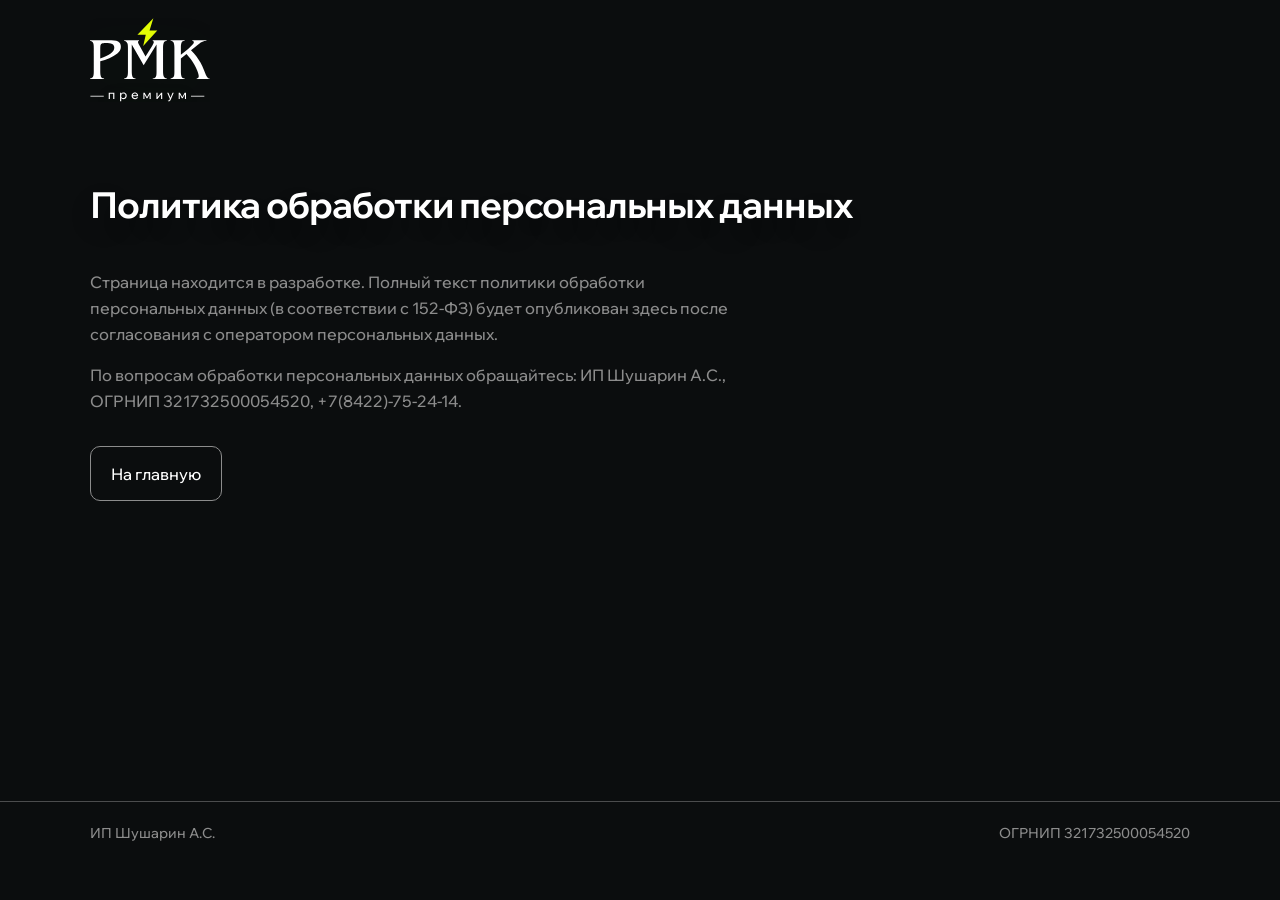
<file: CMK no_server/personal-data.html>
﻿<!DOCTYPE html>
<html lang="ru">
<head>
<meta charset="UTF-8">
<meta name="viewport" content="width=device-width, initial-scale=1.0">
<title>Политика обработки персональных данных — РМК</title>
<meta name="description" content="Политика обработки персональных данных сайта РМК.">
<meta name="robots" content="noindex">
<link href="https://fonts.googleapis.com/css2?family=Wix+Madefor+Display:wght@400;500;700&display=swap" rel="stylesheet">
<link rel="icon" href="assets/favicon-64.png" type="image/png">
<link rel="stylesheet" href="css/style.css">
</head>
<body>
<header class="header">
  <div class="wrapper header_row">
    <a href="index.html" class="logo">
      <span class="logo_name"><img src="assets/images/logo.svg" alt="РМК"></span>
    </a>
  </div>
</header>
<main class="wrapper legal">
  <h1 class="title">Политика обработки персональных данных</h1>
  <p>Страница находится в разработке. Полный текст политики обработки
    персональных данных (в соответствии с 152-ФЗ) будет опубликован здесь
    после согласования с оператором персональных данных.</p>
  <p>По вопросам обработки персональных данных обращайтесь: ИП Шушарин А.С.,
    ОГРНИП 321732500054520, +7(8422)-75-24-14.</p>
  <a href="index.html" class="button button_line">На главную</a>
</main>
<footer class="footer">
  <div class="wrapper footer_bottom">
    <span>ИП Шушарин А.С.</span>
    <span>ОГРНИП 321732500054520</span>
  </div>
</footer>
</body>
</html>
</file>
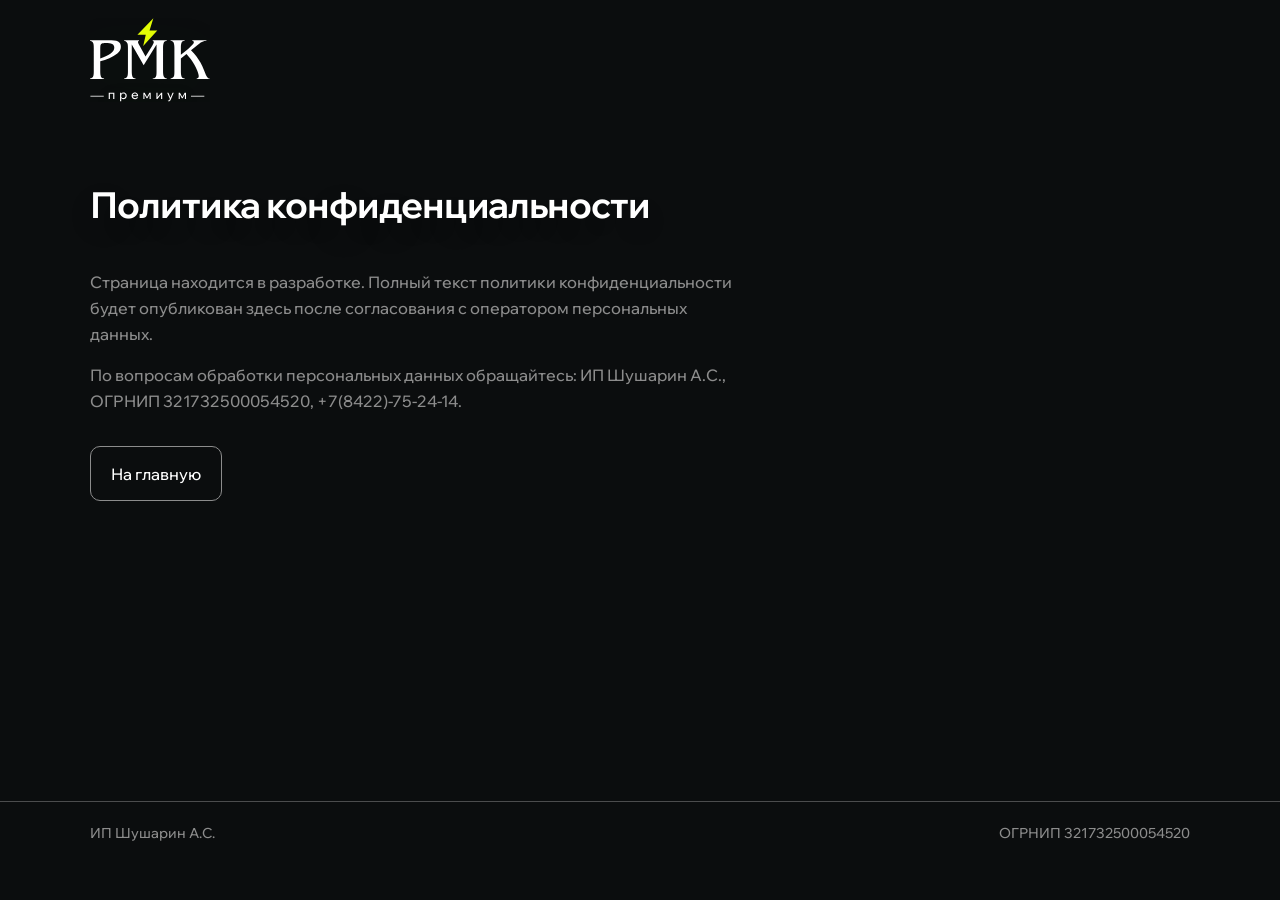
<file: CMK no_server/privacy.html>
﻿<!DOCTYPE html>
<html lang="ru">
<head>
<meta charset="UTF-8">
<meta name="viewport" content="width=device-width, initial-scale=1.0">
<title>Политика конфиденциальности — РМК</title>
<meta name="description" content="Политика конфиденциальности сайта РМК.">
<meta name="robots" content="noindex">
<link href="https://fonts.googleapis.com/css2?family=Wix+Madefor+Display:wght@400;500;700&display=swap" rel="stylesheet">
<link rel="icon" href="assets/favicon-64.png" type="image/png">
<link rel="stylesheet" href="css/style.css">
</head>
<body>
<header class="header">
  <div class="wrapper header_row">
    <a href="index.html" class="logo">
      <span class="logo_name"><img src="assets/images/logo.svg" alt="РМК"></span>
    </a>
  </div>
</header>
<main class="wrapper legal">
  <h1 class="title">Политика конфиденциальности</h1>
  <p>Страница находится в разработке. Полный текст политики конфиденциальности
    будет опубликован здесь после согласования с оператором персональных данных.</p>
  <p>По вопросам обработки персональных данных обращайтесь: ИП Шушарин А.С.,
    ОГРНИП 321732500054520, +7(8422)-75-24-14.</p>
  <a href="index.html" class="button button_line">На главную</a>
</main>
<footer class="footer">
  <div class="wrapper footer_bottom">
    <span>ИП Шушарин А.С.</span>
    <span>ОГРНИП 321732500054520</span>
  </div>
</footer>
</body>
</html>
</file>
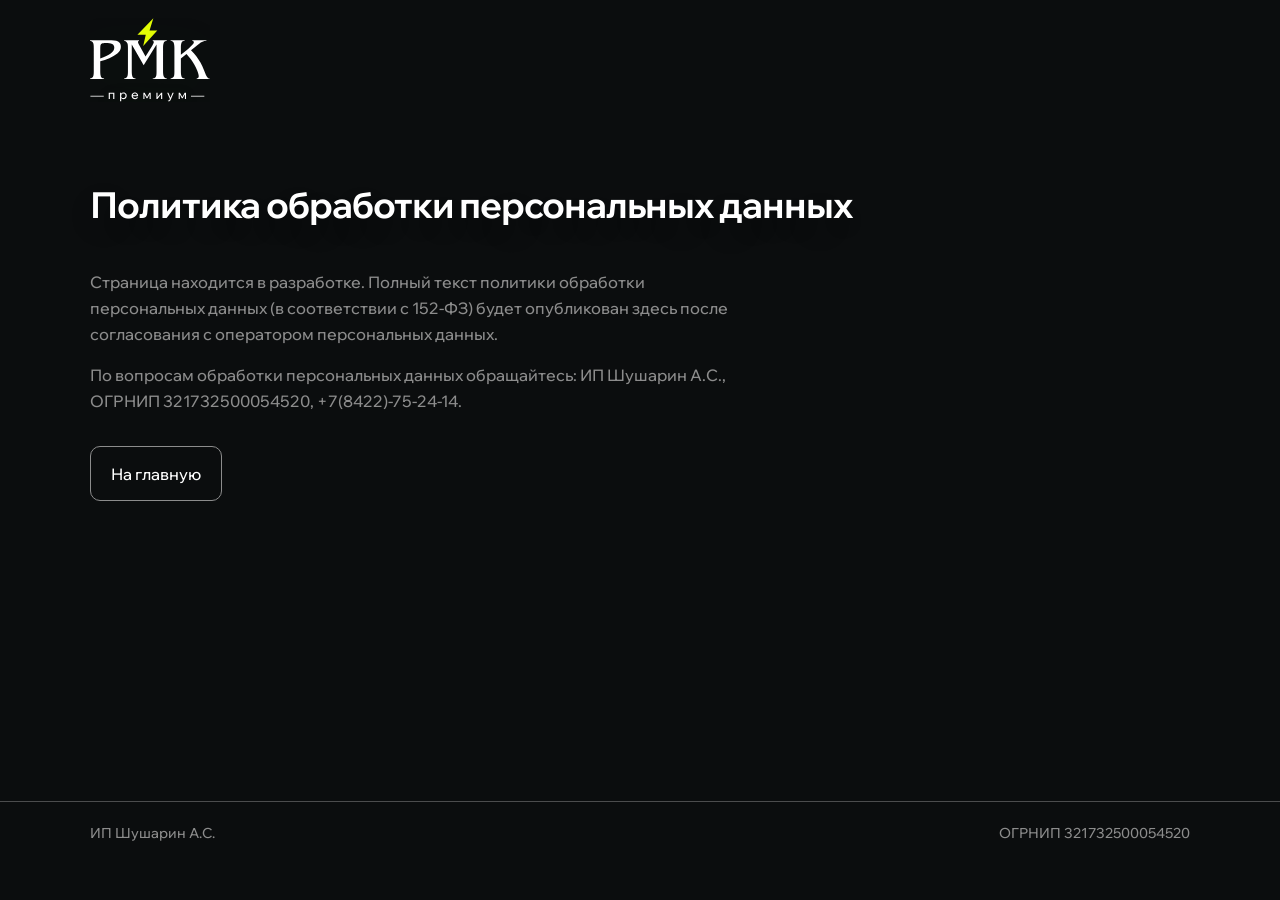
<file: docs/personal-data.html>
﻿<!DOCTYPE html>
<html lang="ru">
<head>
<meta charset="UTF-8">
<meta name="viewport" content="width=device-width, initial-scale=1.0">
<title>Политика обработки персональных данных — РМК</title>
<meta name="description" content="Политика обработки персональных данных сайта РМК.">
<meta name="robots" content="noindex">
<link href="https://fonts.googleapis.com/css2?family=Wix+Madefor+Display:wght@400;500;700&display=swap" rel="stylesheet">
<link rel="icon" href="assets/favicon-64.png" type="image/png">
<link rel="stylesheet" href="css/base.css">
<link rel="stylesheet" href="css/header.css">
<link rel="stylesheet" href="css/footer.css">
</head>
<body>
<header class="header">
  <div class="wrapper header_row">
    <a href="index.html" class="logo">
      <span class="logo_name"><img src="assets/images/logo.svg" alt="РМК"></span>
    </a>
  </div>
</header>
<main class="wrapper legal">
  <h1 class="title">Политика обработки персональных данных</h1>
  <p>Страница находится в разработке. Полный текст политики обработки
    персональных данных (в соответствии с 152-ФЗ) будет опубликован здесь
    после согласования с оператором персональных данных.</p>
  <p>По вопросам обработки персональных данных обращайтесь: ИП Шушарин А.С.,
    ОГРНИП 321732500054520, +7(8422)-75-24-14.</p>
  <a href="index.html" class="button button_line">На главную</a>
</main>
<footer class="footer">
  <div class="wrapper footer_bottom">
    <span>ИП Шушарин А.С.</span>
    <span>ОГРНИП 321732500054520</span>
  </div>
</footer>
</body>
</html>
</file>
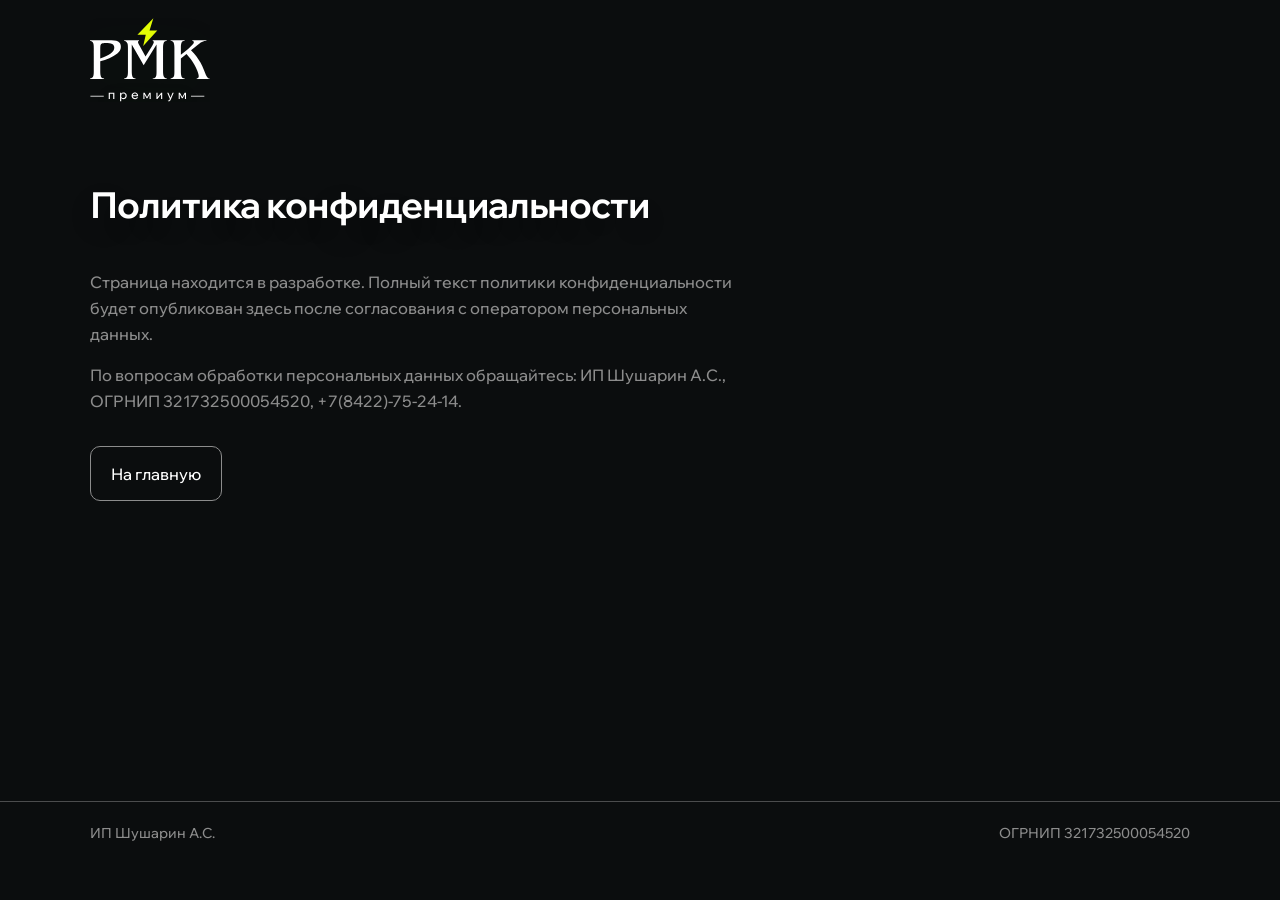
<file: docs/privacy.html>
﻿<!DOCTYPE html>
<html lang="ru">
<head>
<meta charset="UTF-8">
<meta name="viewport" content="width=device-width, initial-scale=1.0">
<title>Политика конфиденциальности — РМК</title>
<meta name="description" content="Политика конфиденциальности сайта РМК.">
<meta name="robots" content="noindex">
<link href="https://fonts.googleapis.com/css2?family=Wix+Madefor+Display:wght@400;500;700&display=swap" rel="stylesheet">
<link rel="icon" href="assets/favicon-64.png" type="image/png">
<link rel="stylesheet" href="css/base.css">
<link rel="stylesheet" href="css/header.css">
<link rel="stylesheet" href="css/footer.css">
</head>
<body>
<header class="header">
  <div class="wrapper header_row">
    <a href="index.html" class="logo">
      <span class="logo_name"><img src="assets/images/logo.svg" alt="РМК"></span>
    </a>
  </div>
</header>
<main class="wrapper legal">
  <h1 class="title">Политика конфиденциальности</h1>
  <p>Страница находится в разработке. Полный текст политики конфиденциальности
    будет опубликован здесь после согласования с оператором персональных данных.</p>
  <p>По вопросам обработки персональных данных обращайтесь: ИП Шушарин А.С.,
    ОГРНИП 321732500054520, +7(8422)-75-24-14.</p>
  <a href="index.html" class="button button_line">На главную</a>
</main>
<footer class="footer">
  <div class="wrapper footer_bottom">
    <span>ИП Шушарин А.С.</span>
    <span>ОГРНИП 321732500054520</span>
  </div>
</footer>
</body>
</html>
</file>
<file: CMK no_server/css/style.css>
* {
  box-sizing: border-box;
}

@font-face {
  font-family: 'Benguiat';
  src: url('../assets/fonts/benguiat.ttf') format('truetype');
  font-weight: normal;
  font-style: normal;
  font-display: swap;
}

@font-face {
  font-family: 'Benguiat';
  src: url('../assets/fonts/benguiatbold.ttf') format('truetype');
  font-weight: bold;
  font-style: normal;
  font-display: swap;
}

@font-face {
  font-family: 'Wix Madefor Display';
  src: url('../assets/fonts/WixMadeforDisplay-Regular.ttf') format('truetype');
  font-weight: 400;
  font-style: normal;
  font-display: swap;
}

@font-face {
  font-family: 'Wix Madefor Display';
  src: url('../assets/fonts/WixMadeforDisplay-Medium.ttf') format('truetype');
  font-weight: 500;
  font-style: normal;
  font-display: swap;
}

@font-face {
  font-family: 'Wix Madefor Display';
  src: url('../assets/fonts/WixMadeforDisplay-SemiBold.ttf') format('truetype');
  font-weight: 600;
  font-style: normal;
  font-display: swap;
}

@font-face {
  font-family: 'Wix Madefor Display';
  src: url('../assets/fonts/WixMadeforDisplay-Bold.ttf') format('truetype');
  font-weight: 700;
  font-style: normal;
  font-display: swap;
}

@font-face {
  font-family: 'Wix Madefor Display';
  src: url('../assets/fonts/WixMadeforDisplay-ExtraBold.ttf') format('truetype');
  font-weight: 800;
  font-style: normal;
  font-display: swap;
}

html {
  scroll-behavior: smooth;
}

@media (prefers-reduced-motion: reduce) {
  html {
    scroll-behavior: auto;
  }
}

:focus-visible {
  outline: 2px solid #e2fc04;
}

body {
  margin: 0;
  background: #0B0D0E;
  color: #ffffff;
  font-family: "Wix Madefor Display", Arial, Helvetica, sans-serif;
  font-weight: 500;
  line-height: 1.4;
}

img {
  max-width: 100%;
  display: block;
}

a {
  color: inherit;
  text-decoration: none;
  transition: color 0.2s ease;
}

section[id] {
  scroll-margin-top: 24px;
}

button {
  font-family: inherit;
  cursor: pointer;
}

h1, h2, h3, p {
  margin: 0;
}

#tick {
  width: 14px;
  height: 10px;
  margin: 5px;
}

.wrapper {
  width: 100%;
  max-width: 1680px;
  margin-inline: auto;
  padding-inline: 20px;
}

@media (min-width: 700px) {
  .wrapper {
    max-width: 1740px;
    padding-inline: 50px;
  }
}

@media (min-width: 1100px) {
  .wrapper {
    max-width: 1820px;
    padding-inline: 90px;
  }
}

@media (min-width: 1700px) {
  .wrapper {
    max-width: 1920px;
    padding-inline: 140px;
  }
}

.title {
  font-weight: 700;
  font-size: 28px;
  letter-spacing: -0.03em;
  text-shadow: 0 12px 51px rgba(15, 89, 3, 0.1);
  margin-bottom: 40px;
}

@media (min-width: 900px) {
  .title {
    font-size: 36px;
  }
}

@media (min-width: 1440px) {
  .title {
    font-size: 48px;
  }
}

.button {
  display: inline-flex;
  align-items: center;
  justify-content: center;
  height: 55px;
  padding-inline: 20px;
  border-radius: 10px;
  font-size: 16px;
  font-weight: 500;
  border: 1px solid transparent;
  min-width: 120px;
  transition: opacity 0.2s ease, border-color 0.2s ease;
}

.button_download {
  gap: 10px;
}

.button_fill {
  background: #e2fc04;
  color: #0B0D0E;
}

.button_fill:hover {
  opacity: 0.85;
}

.button_line {
  border-color: #8c8c8c;
}

.button_line:hover {
  border-color: #ffffff;
}

.visually_hidden {
  position: absolute;
  width: 1px;
  height: 1px;
  padding: 0;
  margin: -1px;
  overflow: hidden;
  clip: rect(0, 0, 0, 0);
  white-space: nowrap;
  border: 0;
}
.header {
  position: relative;
  z-index: 10;
}

.header_row {
  display: flex;
  flex-wrap: wrap;
  align-items: center;
  justify-content: space-between;
  gap: 24px;
  min-height: 120px;
  padding-block: 18px;
}

.logo {
  display: flex;
  flex-direction: column;
  align-items: flex-start;
  gap: 4px;
}

.logo_name {
  position: relative;
  display: inline-flex;
  align-items: flex-start;
  font-family: "Benguiat", "Playfair Display", Georgia, "Times New Roman", serif;
  font-weight: 700;
  font-size: 36px;
  line-height: 1.05;
  text-shadow: 0 12px 51px rgba(15, 89, 3, 0.1);
}

.logo_name img {
  width: 120px;
  height: auto;
}

.menu {
  display: flex;
  align-items: center;
  gap: 30px;
  flex-wrap: wrap;
}

@media (min-width: 1400px) {
  .menu {
    gap: 65px;
  }
}

.menu a {
  font-size: 16px;
  font-weight: 500;
  white-space: nowrap;
}

.menu a:hover {
  color: #e2fc04;
}

.phones {
  display: flex;
  align-items: center;
  gap: 20px;
}

@media (min-width: 1400px) {
  .phones {
    gap: 32px;
  }
}

.phones a {
  font-size: 16px;
  font-weight: 500;
  white-space: nowrap;
}

.phones a:hover {
  color: #e2fc04;
}

.menu .phones {
  display: none;
}

.burger {
  display: none;
  flex-direction: column;
  justify-content: center;
  gap: 5px;
  width: 44px;
  height: 44px;
  background: none;
  border: none;
  flex-shrink: 0;
}

.burger span {
  display: block;
  height: 2px;
  background: #ffffff;
  transition: transform 0.2s ease, opacity 0.2s ease;
}

.burger.is_open span:nth-child(1) {
  transform: translateY(7px) rotate(45deg);
}

.burger.is_open span:nth-child(2) {
  opacity: 0;
}

.burger.is_open span:nth-child(3) {
  transform: translateY(-7px) rotate(-45deg);
}

@media (max-width: 1550px) {
  .burger {
    display: flex;
  }

  .phones_desktop {
    display: none;
  }

  .menu {
    display: none;
    position: absolute;
    left: 0;
    right: 0;
    top: 100%;
    flex-direction: column;
    align-items: stretch;
    gap: 0;
    background: #121314;
    border-top: 1px solid rgba(140, 140, 140, 0.5);
    padding: 10px 20px 20px;
  }

  .menu.is_open {
    display: flex;
  }

  .menu a {
    padding-block: 14px;
    border-bottom: 1px solid rgba(140, 140, 140, 0.5);
  }

  .menu .phones {
    display: flex;
    flex-direction: column;
    gap: 0;
    margin-top: 4px;
  }

  .menu .phones a {
    padding-block: 14px;
    border-bottom: 1px solid rgba(140, 140, 140, 0.5);
  }

  .menu .phones a:last-child {
    border-bottom: none;
  }
}

@media (min-width: 700px) and (max-width: 1100px) {
  .menu {
    padding: 10px 50px 20px;
  }
}
.hero {
  position: relative;
  overflow: hidden;
  padding-bottom: 60px;
}

@media (min-width: 900px) {
  .hero {
    padding-bottom: 100px;
  }
}

.hero_background {
  position: absolute;
  top: 0;
  left: 0;
  right: 0;
  bottom: 60px;
  z-index: -2;
}

@media (min-width: 900px) {
  .hero_background {
    bottom: 100px;
  }
}

.hero_background img {
  width: 100%;
  height: 100%;
  object-fit: cover;
}

.hero_background::after {
  content: "";
  position: absolute;
  inset: 0;
  background: linear-gradient(90deg, rgba(0, 0, 0, 0.55) 0%, rgba(0, 0, 0, 0.05) 45%);
}

.hero_inner {
  position: relative;
  padding-top: 40px;
  display: grid;
  gap: 40px;
}

@media (min-width: 900px) {
  .hero_inner {
    padding-top: 60px;
  }
}

.hero_info {
  display: flex;
  flex-direction: column;
  align-items: flex-start;
  gap: 15px;
  max-width: 560px;
}

.hero_title {
  font-family: "Benguiat", "Playfair Display", Georgia, "Times New Roman", serif;
  font-weight: 400;
  text-transform: uppercase;
  font-size: 56px;
  line-height: 1.05;
  text-shadow: 0 12px 51px rgba(15, 89, 3, 0.1);
}

@media (min-width: 900px) {
  .hero_title {
    font-size: 96px;
  }
}

@media (min-width: 1440px) {
  .hero_title {
    font-size: 128px;
  }
}

.hero_subtitle {
  font-family: "Benguiat", "Playfair Display", Georgia, "Times New Roman", serif;
  font-weight: 400;
  font-size: 22px;
  line-height: 1.05;
  text-shadow: 0 12px 51px rgba(15, 89, 3, 0.1);
}

@media (min-width: 900px) {
  .hero_subtitle {
    font-size: 28px;
  }
}

@media (min-width: 1440px) {
  .hero_subtitle {
    font-size: 32px;
  }
}

.hero_note {
  display: flex;
  align-items: center;
  font-size: 20px;
  font-weight: 500;
  color: #e2fc04;
  text-shadow: 0 12px 51px rgba(15, 89, 3, 0.1);
}

.hero_status {
  display: flex;
  align-items: center;
  gap: 10px;
  font-size: 16px;
  font-weight: 500;
  text-shadow: 0 12px 51px rgba(15, 89, 3, 0.1);
}

.dot {
  width: 7px;
  height: 7px;
  border-radius: 50%;
  background: #e2fc04;
  flex-shrink: 0;
}

.hero_buy {
  display: flex;
  flex-direction: column;
  align-items: flex-start;
  gap: 30px;
  max-width: 360px;
  padding-bottom: 40px;
}

.price {
  font-weight: 700;
  font-size: 28px;
  color: #e2fc04;
  text-shadow: 0 12px 51px rgba(15, 89, 3, 0.1);
}

@media (min-width: 900px) {
  .price {
    font-size: 34px;
  }
}

@media (min-width: 1440px) {
  .price {
    font-size: 40px;
  }
}

.buttons {
  display: flex;
  align-items: center;
  gap: 20px;
  flex-wrap: wrap;
}

.kits {
  display: flex;
  flex-direction: column;
  align-items: flex-start;
  gap: 10px;
}

.kits_title {
  font-size: 16px;
  font-weight: 500;
}

.kit_list {
  display: flex;
  gap: 10px;
  flex-wrap: wrap;
}

.kit {
  display: inline-flex;
  align-items: center;
  justify-content: center;
  padding: 10px 18px;
  border-radius: 100px;
  border: 1px solid #8c8c8c;
  background: #8c8c8c;
  backdrop-filter: blur(4px);
  color: #121314;
  font-size: 15px;
  font-weight: 500;
  transition: border-color 0.2s ease, color 0.2s ease, background 0.2s ease;
}

.kit:hover {
  border-color: #121314;
}

.kit_on {
  border-color: #e2fc04;
  background: #e2fc04;
  color: #0B0D0E;
}

[data-kit-list] .kit {
  border-color: rgba(255, 255, 255, 0.3);
  background: transparent;
  color: #ffffff;
}

[data-kit-list] .kit:hover {
  border-color: #ffffff;
}

[data-kit-list] .kit.kit_on {
  border-color: #e2fc04;
  background: transparent;
  color: #e2fc04;
}

.hero_photo {
  position: relative;
  display: flex;
  align-items: center;
  justify-content: center;
  min-height: 260px;
}

.slider_track {
  display: flex;
  align-items: center;
  justify-content: center;
  width: 100%;
}

.motorcycle {
  width: min(100%, 720px);
  height: auto;
  filter: drop-shadow(0 30px 60px rgba(0, 0, 0, 0.6));
  transition: opacity 0.25s ease;
}

.motorcycle.is_changing {
  opacity: 0;
}

.glow {
  position: absolute;
  inset: 0;
  z-index: -1;
  background:
    radial-gradient(ellipse 140px 40px at 35% 82%, rgba(0, 0, 0, 0.5), transparent 70%),
    radial-gradient(ellipse 110px 25px at 70% 76%, rgba(0, 0, 0, 0.5), transparent 70%),
    radial-gradient(ellipse 130px 22px at 54% 80%, rgba(0, 0, 0, 0.3), transparent 70%)
}

.slide_button {
  position: absolute;
  z-index: 2;
  top: 50%;
  translate: 0 -50%;
  width: 75px;
  height: 75px;
  display: flex;
  align-items: center;
  justify-content: center;
  border-radius: 50%;
  border: 1px solid #e2fc04;
  background: transparent;
  flex-shrink: 0;
  transition: background-color 0.2s ease;
}

.slide_button:hover,
.slide_button:focus-visible {
  background: #e2fc04;
}

.slide_button:hover .triangle,
.slide_button:focus-visible .triangle {
  border-left-color: #0B0D0E;
  border-right-color: #0B0D0E;
}

.slide_previous {
  left: 0;
}

.slide_next {
  right: 0;
}

.triangle {
  width: 0;
  height: 0;
  border-top: 8px solid transparent;
  border-bottom: 8px solid transparent;
}

.triangle_left {
  border-right: 12px solid #ffffff;
  margin-left: -2px;
}

.triangle_right {
  border-left: 12px solid #ffffff;
  margin-right: -2px;
}

@media (min-width: 900px) {
  .hero_inner {
    grid-template-columns: 38.72% 51.83%;
    align-items: start;
  }

  .hero_info,
  .hero_buy {
    grid-column: 1;
  }

  .hero_photo {
    grid-column: 2;
    grid-row: 1 / span 2;
  }
}

@media (max-width: 640px) {
  .slide_button {
    display: none;
  }
}

.statistics {
  position: relative;
  z-index: 1;
  margin-top: -40px;
}

@media (max-width: 899px) {
  .statistics {
    margin-top: 30px;
  }
}

.statistics_row {
  background: #121314;
  border: 1px solid rgba(140, 140, 140, 0.5);
  border-radius: 20px;
  padding: 34px 100px;
  display: flex;
  flex-wrap: wrap;
  justify-content: center;
  gap: 80px;
}

@media (max-width: 1700px) {
  .statistics_row {
    display: grid;
    grid-template-columns: repeat(3, minmax(0, 1fr));
    gap: 28px 40px;
    padding: 34px 40px;
  }
}

@media (max-width: 700px) {
  .statistics_row {
    grid-template-columns: repeat(2, minmax(0, 1fr));
    gap: 24px 20px;
    padding: 34px 20px;
  }
}

.statistic {
  display: flex;
  align-items: center;
  gap: 20px;
  min-width: 0;
}

.statistic img {
  width: 38px;
  height: 40px;
  object-fit: contain;
  flex-shrink: 0;
}

.statistic_info {
  min-width: 0;
}

.statistic_value {
  display: block;
  font-weight: 700;
  font-size: 24px;
  text-shadow: 0 12px 51px rgba(15, 89, 3, 0.1);
  white-space: nowrap;
}

.statistic_label {
  display: block;
  font-weight: 500;
  font-size: 16px;
  color: #8c8c8c;
  white-space: nowrap;
}

@media (max-width: 700px) {
  .statistic_value,
  .statistic_label {
    white-space: normal;
  }
}
.benefits {
  padding-block: 0 100px;
}

.benefits_grid {
  display: grid;
  grid-template-columns: repeat(3, minmax(0, 1fr));
  gap: 20px;
}

@media (max-width: 1199px) {
  .benefits_grid {
    grid-template-columns: repeat(2, minmax(0, 1fr));
  }
}

@media (max-width: 560px) {
  .benefits_grid {
    grid-template-columns: minmax(0, 1fr);
    justify-items: center;
  }

  .benefit {
    width: 100%;
  }
}

.benefit {
  position: relative;
  border-radius: 20px;
  overflow: hidden;
  border: 1px solid rgba(140, 140, 140, 0.5);
  height: 0;
  padding-bottom: 73.6%;
}

.benefit img {
  position: absolute;
  top: 0;
  left: 0;
  width: 100%;
  height: 100%;
  object-fit: cover;
  transition: transform 0.35s ease;
}

.benefit:hover img {
  transform: scale(1.06);
}

.benefit::after {
  content: "";
  position: absolute;
  inset: 0;
  background: linear-gradient(180deg, transparent 45%, rgba(0, 0, 0, 0.8) 100%);
}

.benefit_label {
  position: absolute;
  z-index: 1;
  left: 24px;
  right: 24px;
  bottom: 20px;
  font-size: 28px;
  font-weight: 700;
  color: #ffffff;
  text-shadow: 0 12px 51px rgba(15, 89, 3, 0.1);
}

@media (max-width: 560px) {
  .benefit_label {
    font-size: 22px;
    left: 20px;
    right: 20px;
    bottom: 16px;
  }
}
.charge {
  position: relative;
  min-height: 360px;
  display: flex;
  align-items: center;
  overflow: hidden;
}

@media (min-width: 900px) {
  .charge {
    min-height: 600px;
  }
}

@media (min-width: 1440px) {
  .charge {
    min-height: 800px;
  }
}

.charge_photo {
  position: absolute;
  inset: 0;
  width: 100%;
  height: 100%;
  object-fit: cover;
  z-index: -2;
  transition: opacity 0.25s ease;
}

.charge_photo.is_changing {
  opacity: 0;
}

.charge::after {
  content: "";
  position: absolute;
  inset: 0;
  background: linear-gradient(90deg, rgba(0, 0, 0, 0.6) 0%, transparent 62%), rgba(0, 0, 0, 0.2);
}

.charge_text {
  position: relative;
  z-index: 1;
  font-weight: 700;
  font-size: 28px;
  line-height: 1.2;
  letter-spacing: -0.03em;
  max-width: 722px;
}

@media (min-width: 900px) {
  .charge_text {
    font-size: 38px;
  }
}

@media (min-width: 1440px) {
  .charge_text {
    font-size: 48px;
  }
}

.dots {
  position: absolute;
  z-index: 1;
  left: 50%;
  bottom: 30px;
  translate: -50% 0;
  display: flex;
  gap: 8px;
}

.dot_button {
  width: 33px;
  height: 14px;
  padding: 0;
  border: none;
  border-radius: 50px;
  background: rgba(217, 217, 217, 0.27);
  transition: width 0.2s ease, background-color 0.2s ease;
}

.dot_button:hover {
  background: rgba(217, 217, 217, 0.5);
}

.dot_button.is_on {
  width: 14px;
  background: #d9d9d9;
}
.reviews {
  position: relative;
  overflow: hidden;
  min-height: 480px;
}

@media (min-width: 900px) {
  .reviews {
    min-height: 640px;
  }
}

@media (min-width: 1440px) {
  .reviews {
    min-height: 800px;
  }
}

.reviews_photo {
  position: absolute;
  inset: 0;
  width: 100%;
  height: 100%;
  object-fit: cover;
  z-index: -1;
}

.reviews_title {
  position: absolute;
  left: 20px;
  top: 60px;
  font-weight: 700;
  font-size: 28px;
  text-shadow: 0 12px 51px rgba(15, 89, 3, 0.1);
  max-width: 60%;
}

@media (min-width: 700px) {
  .reviews_title {
    left: 50px;
  }
}

@media (min-width: 900px) {
  .reviews_title {
    font-size: 34px;
  }
}

@media (min-width: 1100px) {
  .reviews_title {
    left: 90px;
  }
}

@media (min-width: 1440px) {
  .reviews_title {
    font-size: 40px;
  }
}

@media (min-width: 1700px) {
  .reviews_title {
    left: 140px;
  }
}

.phone {
  position: absolute;
  right: 340px;
  top: 40px;
  bottom: 40px;
  width: 274px;
  filter: drop-shadow(0 30px 60px rgba(0, 0, 0, 0.45));
}

@media (min-width: 1440px) {
  .phone {
    width: 353px;
  }
}

.phone_screen {
  position: absolute;
  inset: 1.47% 3.89% 1.76% 2.7%;
  overflow-y: auto;
  overflow-x: hidden;
  border-radius: 11.5% / 5.4%;
  background: #ffffff;
  cursor: grab;
  scrollbar-width: none;
}

.phone_screen:active {
  cursor: grabbing;
}

.phone_screen img {
  display: block;
  width: 100%;
  height: auto;
  user-select: none;
}

.review_summary {
  padding: 0 20px 16px;
}

.review_summary_top {
  display: flex;
  align-items: center;
  gap: 14px;
}

.review_score {
  font-size: 44px;
  font-weight: 800;
  color: #111111;
  line-height: 1;
}

.review_bars {
  flex: 1;
  display: flex;
  flex-direction: column;
  gap: 4px;
}

.review_bar_row {
  display: flex;
  align-items: center;
  gap: 8px;
  font-size: 10px;
}

.review_bar {
  flex: 1;
  height: 3px;
  border-radius: 2px;
  background: #e2e2e2;
}

.review_bar_fill {
  display: block;
  height: 100%;
  border-radius: 2px;
  background: #6b6b6b;
}

.review_bar_fill_5 {
  width: 88%;
}

.review_bar_count {
  min-width: 12px;
  text-align: right;
  color: #6b6b6b;
  font-size: 12px;
}

.review_stars_big {
  margin-top: 10px;
  font-size: 16px;
  letter-spacing: 2px;
}

.review_count_label {
  margin-top: 4px;
  font-size: 13px;
  color: #6b6b6b;
}

.review_stars_filled {
  color: #ffb021;
  letter-spacing: 1px;
}

.review_stars_empty {
  color: #d9d9d9;
  letter-spacing: 1px;
}

.review_filters {
  display: flex;
  gap: 8px;
  padding: 0 20px 16px;
}

.review_filter {
  display: inline-flex;
  align-items: center;
  border: none;
  border-radius: 10px;
  background: #f2f2f2;
  color: #111111;
  font-size: 12px;
  font-weight: 500;
  padding: 8px 12px;
}

.review_chevron {
  display: inline-block;
  width: 0;
  height: 0;
  margin-left: 5px;
  border-left: 4px solid transparent;
  border-right: 4px solid transparent;
  border-top: 5px solid currentColor;
  vertical-align: middle;
}

.review_list {
  padding: 0 20px;
  display: flex;
  flex-direction: column;
  gap: 22px;
}

.review_head {
  display: flex;
  align-items: center;
  gap: 10px;
}

.review_avatar {
  display: flex;
  align-items: center;
  justify-content: center;
  flex-shrink: 0;
  width: 44px;
  height: 44px;
  border-radius: 50%;
  color: #ffffff;
  font-size: 17px;
  font-weight: 600;
}

.review_avatar_a {
  background: #9a9a9a;
}

.review_avatar_b {
  background: #4a7fd6;
}

.review_avatar_c {
  background: #8a6a52;
}

.review_avatar_d {
  background: #e8527a;
}

.review_avatar_e {
  background: #13bed3;
}

.review_who {
  display: flex;
  flex-direction: column;
}

.review_name {
  font-size: 16px;
  font-weight: 700;
  color: #111111;
}

.review_date {
  font-size: 12px;
  color: #6b6b6b;
}

.review_rating {
  display: flex;
  align-items: center;
  gap: 6px;
  margin-top: 10px;
  font-size: 13px;
  color: #6b6b6b;
}

.review_topic {
  margin-top: 4px;
  font-size: 13px;
  color: #6b6b6b;
}

.review_text {
  margin-top: 8px;
  font-size: 14px;
  color: #222222;
  line-height: 1.45;
}

.phone_screen .review_photo {
  display: block;
  margin-top: 10px;
  width: 90px;
  height: 90px;
  border-radius: 14px;
  object-fit: cover;
}

.review_expand {
  display: inline-flex;
  align-items: center;
  margin-top: 4px;
  border: none;
  background: none;
  padding: 0;
  font-size: 13px;
  color: #6b6b6b;
}

.phone_header {
  position: sticky;
  top: 0;
  z-index: 1;
  background: #ffffff;
  padding: 18px 20px 24px;
}

.phone_header img {
  width: 24px;
  height: 24px;
}

.phone_footer {
  padding: 28px 20px 32px;
}

.phone_call_to_action {
  display: flex;
  align-items: center;
  justify-content: center;
  height: 52px;
  border-radius: 999px;
  background: #111111;
  color: #ffffff;
  font-size: 15px;
  font-weight: 600;
  text-decoration: none;
}

.phone_frame {
  position: absolute;
  inset: 0;
  width: 100%;
  height: 100%;
  pointer-events: none;
}

@media (max-width: 899px) {
  .reviews {
    min-height: 0;
  }

  #reviews {
    padding-bottom: 60px;
  }

  .reviews_photo {
    position: static;
    height: 240px;
  }

  .reviews_title {
    position: static;
    max-width: none;
    padding: 24px 20px 0;
  }

  .phone {
    position: relative;
    top: auto;
    right: auto;
    bottom: auto;
    width: 92%;
    max-width: 360px;
    height: auto;
    margin: 24px auto 0;
  }

  .phone_frame {
    position: static;
    width: 100%;
    height: auto;
  }
}

@media (min-width: 700px) and (max-width: 899px) {
  .reviews_title {
    padding: 24px 50px 0;
  }
}
.specifications {
  padding-block: 60px 0;
}

@media (min-width: 900px) {
  .specifications {
    padding-block: 100px 0;
  }
}

.specifications_columns {
  display: grid;
  grid-template-columns: repeat(2, minmax(0, 1fr));
  gap: 24px;
}

@media (min-width: 900px) {
  .specifications_columns {
    gap: 60px;
  }
}

@media (min-width: 1440px) {
  .specifications_columns {
    gap: 134px;
  }
}

@media (max-width: 800px) {
  .specifications_columns {
    grid-template-columns: minmax(0, 1fr);
  }
}

.specifications_list {
  display: flex;
  flex-direction: column;
  min-width: 0;
}

.specifications_row {
  display: flex;
  align-items: baseline;
  height: 37px;
  font-size: 18px;
  letter-spacing: -0.03em;
}

.specifications_label {
  white-space: nowrap;
  flex-shrink: 0;
}

.specifications_dots {
  flex: 1;
  min-width: 0;
  margin-inline: 10px;
  margin-bottom: 8px;
  height: 3px;
  background-image: radial-gradient(circle, #8c8c8c 1.3px, transparent 1.3px);
  background-repeat: repeat-x;
  background-position: bottom;
  background-size: 10px 3px;
}

.specifications_value {
  font-weight: 700;
  white-space: nowrap;
  flex-shrink: 0;
}

.specifications .button {
  margin-top: 40px;
}

@media (max-width: 480px) {
  .specifications_row {
    height: auto;
    flex-direction: column;
    align-items: flex-start;
    gap: 2px;
    padding-top: 10px;
    padding-bottom: 10px;
    border-bottom: 1px solid rgba(140, 140, 140, 0.5);
  }

  .specifications_label {
    color: #8c8c8c;
  }

  .specifications_dots {
    display: none;
  }
}
.delivery {
  padding-block: 60px 0;
}

@media (min-width: 900px) {
  .delivery {
    padding-block: 100px 0;
  }
}

.delivery_layout {
  display: grid;
  grid-template-columns: 49.39% 39.09%;
  gap: 24px;
  align-items: stretch;
}

@media (min-width: 900px) {
  .delivery_layout {
    gap: 60px;
  }
}

@media (min-width: 1440px) {
  .delivery_layout {
    gap: 124px;
  }
}

@media (max-width: 900px) {
  .delivery_layout {
    grid-template-columns: minmax(0, 1fr);
  }
}

.delivery_cards {
  display: flex;
  flex-direction: column;
  gap: 20px;
}

.delivery_card {
  border: 1px solid rgba(140, 140, 140, 0.5);
  border-radius: 16px;
  padding: 30px;
  background: #121314;
}

.delivery_card h3 {
  font-weight: 700;
  font-size: 22px;
  margin-bottom: 12px;
}

.delivery_card p {
  color: #ffffff;
  font-size: 15px;
  line-height: 1.4;
  max-width: 60ch;
}

.delivery_right {
  display: flex;
  flex-direction: column;
  justify-content: space-between;
}

.delivery_photo {
  width: 100%;
  object-fit: cover;
  border-radius: 20px;
  display: block;
}

.delivery_photo_placeholder {
  position: relative;
  height: 0;
  padding-bottom: 46.5%;
}

.delivery_photo_placeholder img {
  position: absolute;
  top: 50%;
  left: 50%;
  transform: translate(-50%, -50%);
  max-width: 100%;
  max-height: 100%;
}

.perks {
  display: grid;
  grid-template-columns: repeat(3, minmax(0, 1fr));
  gap: 20px;
}

@media (max-width: 900px) {
  .perks {
    grid-template-columns: minmax(0, 1fr);
  }
}

.perk {
  display: flex;
  justify-content: center;
  position: relative;
  min-width: 0;
  border: 1px solid rgba(140, 140, 140, 0.5);
  border-radius: 16px;
  padding: 50px 20px 34px;
  min-height: 150px;
  transition: border-color 0.2s ease;
  background-color: #121314;
}

.perk_number {
  position: absolute;
  top: -32px;
  width: 64px;
  height: 64px;
  border-radius: 50%;
  border: 1px solid rgba(140, 140, 140, 0.5);
  background: #0B0D0E;
  color: #ffffff;
  font-weight: 700;
  font-size: 24px;
  display: flex;
  align-items: center;
  justify-content: center;
  flex-shrink: 0;
  transition:  background-color 0.2s ease, border-color 0.2s ease, color 0.2s ease, width 0.2s ease, height 0.2s ease, top 0.2s ease;
}


.perk:hover .perk_number {
  background: #e2fc04;
  border-color: #e2fc04;
  color: #0B0D0E;
  width: 72px;
  height: 72px;
  top: -36px;
}

.perk p {
  font-size: 15px;
  color: #ffffff;
  line-height: 1.3;
  display: flex;
  text-align: left;
  align-items: center;
}
.rental {
  padding-block: 70px 0;
}

.rental_head {
  top: 30px;
  position: relative;
  min-height: 300px;
  max-height: 406px;
  display: flex;
  align-items: center;
  justify-content: space-between;
  gap: 40px;
  margin-bottom: 0;
  background-image: url('../assets/images/rental-bg.webp');
  background-size: cover;
  background-position: center;
  z-index: 0;
}

.rental_title {
  margin-bottom: 0px;
}

.rental_head_text {
  max-width: 750px;
}

.rental_head_photo {
  min-width: 0;
  width: 450px;
  position: relative;
  height: 100%;
  z-index: -1;
  margin-bottom: -80px;
  border-radius: 20px;
  overflow: hidden;
}

.rental_head_photo img {
  position: relative;
  z-index: 1;
  width: auto;
  height: 88%;
  object-fit: contain;
}

@media (max-width: 900px) {
  .rental_head {
    flex-direction: column;
    align-items: stretch;
  }

  .rental_head_text {
    max-width: none;
  }

  .rental_head_photo {
    max-width: none;
    margin-bottom: -30px;
    order: -1;
  }
}

.rental_lead {
  color: #8c8c8c;
  font-size: 18px;
  max-width: 500px;
  margin-top: 16px;
}

.rental_call_to_action {
  margin-top: 30px;
}

.rental_grid {
  display: grid;
  grid-template-columns: repeat(2, minmax(0, 1fr));
  gap: 20px;
  position: relative;
  z-index: 1;
}

@media (max-width: 900px) {
  .rental_grid {
    grid-template-columns: minmax(0, 1fr);
  }
}

.rental_column {
  display: flex;
  flex-direction: column;
  gap: 20px;
  min-width: 0;
}

.rental_box {
  border: 1px solid rgba(140, 140, 140, 0.5);
  border-radius: 20px;
  overflow: hidden;
  background: #121314;
  min-width: 0;
}

.rental_box_grow {
  flex: 1;
  display: flex;
  min-width: 0;
}

.rental_box_grow .rental_part {
  width: 100%;
  min-width: 0;
}

.rental_part {
  padding: 30px;
}

.rental_part h3 {
  font-weight: 700;
  font-size: 24px;
  margin-bottom: 30px;
}

.rental_part_helmet {
  padding: 0 30px 30px;
}
.rental_part_helmet h3 {
  font-weight: 700;
  font-size: 24px;
  margin-bottom: 30px;
}
.steps {
  display: grid;
  grid-template-columns: repeat(4, minmax(0, 1fr));
  gap: 45px;
  text-align: center;
}

@media (max-width: 900px) {
  .steps {
    grid-template-columns: repeat(2, minmax(0, 1fr));
    gap: 20px 24px;
  }
  .rental_head {
    background-position: right;
    background: none;
    text-align: center;
  }

  .rental_lead {
    max-width: none;
  }

  .rental_head_photo {
    display: none;
  }
}
@media (max-width: 1440px) {
  .rental_head {
    top: 0px;
  }

  .rental {
    padding-block: 100px 0;
  }
}

.step {
  display: flex;
  position: relative;
  flex-direction: column;
  align-items: center;
}

.step:not(:last-child)::after {
  content: "";
  position: absolute;
  top: 24px;
  left: 50%;
  margin-left: 50px;
  right: -50%;
  margin-right: -3px;
  width: auto;
  height: 3px;
  background-image: radial-gradient(circle, rgba(140, 140, 140, 0.5) 1.3px, transparent 1.3px);
  background-repeat: repeat-x;
  background-position: center;
  background-size: 10px 3px;
}

@media (max-width: 900px) {
  .step:not(:last-child)::after {
    display: none;
  }
}

.step_number {
  position: relative;
  z-index: 1;
  width: 51px;
  height: 51px;
  border-radius: 50%;
  border: 1px solid #e2fc04;
  background: #0B0D0E;
  color: #e2fc04;
  font-weight: 700;
  font-size: 22px;
  display: flex;
  align-items: center;
  justify-content: center;
}

.step h4 {
  font-weight: 700;
  font-size: 18px;
  margin-bottom: 8px;
}

.step p {
  color: #8c8c8c;
  font-size: 14px;
  line-height: 1.4;
}

.feature_list {
  display: grid;
  grid-template-columns: repeat(3, minmax(0, 1fr));
  gap: 20px 40px;
}

@media (min-width: 900px) {
  .feature_list {
    gap: 20px 66px;
  }
}

@media (max-width: 900px) {
  .feature_list {
    grid-template-columns: minmax(0, 1fr);
  }
}

.feature {
  display: flex;
  align-items: center;
  gap: 16px;
}

.feature img {
  width: 34px;
  height: 34px;
  object-fit: contain;
  flex-shrink: 0;
}

.feature strong {
  display: block;
  font-weight: 700;
  font-size: 22px;
}

.feature span {
  display: block;
  color: #8c8c8c;
  font-size: 14px;
  margin-top: 4px;
}

.rental_table_wrapper {
  border: 1px solid #8c8c8c;
  border-radius: 15px;
  overflow-x: auto;
}

.rental_table {
  width: 100%;
  min-width: 420px;
  border-collapse: collapse;
  font-size: 16px;
}

.rental_table thead th {
  background: #2A2B2C;
  color: #ffffff;
  font-weight: 500;
  text-align: left;
  padding: 18px 24px;
  border: 1px solid #8c8c8c;
}

.rental_table thead th span {
  color: #8c8c8c;
  font-weight: 400;
}

.rental_table tbody td {
  padding: 16px 24px;
  border-bottom: 1px solid rgba(140, 140, 140, 0.5);
  font-weight: 700;
  color: #ffffff;
  border: 1px solid #8c8c8c;
}

.rental_table tbody tr:last-child td {
  border-bottom: none;
}

.rental_table td.no {
  color: #8c8c8c;
  font-weight: 500;
}

.rental_table td.yes .check {
  color: #e2fc04;
}

.rental_table td.yes {
  color: #ffffff;
  font-weight: 700;
}

@media (max-width: 480px) {
  .rental_table {
    font-size: 14px;
  }

  .rental_table thead th,
  .rental_table tbody td {
    padding: 12px 16px;
  }
}
.rental_bottom {
  margin-bottom: 42px;
}
.helmets {
  display: flex;
  align-items: center;
  justify-content: space-around;
  gap: 20px;
  flex-wrap: wrap;
}

@media (max-width: 560px) {
  .helmets {
    justify-content: center;
    text-align: center;
  }

  .helmet {
    flex-direction: column;
  }

  .helmet_divider {
    display: none;
  }
}

.helmet_divider {
  width: 1px;
  height: 60px;
  background: rgba(140, 140, 140, 0.5);
}

.helmet {
  display: flex;
  align-items: center;
  gap: 20px;
}

.helmet_photo {
  width: 90px;
  height: 90px;
  object-fit: cover;
  flex-shrink: 0;
}

.helmet strong {
  display: block;
  font-weight: 700;
  font-size: 22px;
}

.helmet span {
  display: block;
  color: #8c8c8c;
  font-size: 14px;
  margin-top: 2px;
}
.speed {
  position: relative;
  min-height: 360px;
  display: flex;
  align-items: center;
  margin-top: 60px;
  overflow: hidden;
}

@media (min-width: 900px) {
  .speed {
    min-height: 480px;
    margin-top: 100px;
  }
}

@media (min-width: 1440px) {
  .speed {
    min-height: 629px;
  }
}

.speed_photo {
  position: absolute;
  inset: 0;
  width: 100%;
  height: 100%;
  object-fit: cover;
  z-index: -2;
}

.speed::after {
  content: "";
  position: absolute;
  inset: 0;
  background: linear-gradient(90deg, rgba(0, 0, 0, 0.15) 0%, rgba(0, 0, 0, 0.7) 65%);
}

.speed_text {
  padding: 60px 0px;
  right: 16%;
  position: relative;
  z-index: 1;
  margin-left: auto;
  max-width: 410px;
  display: flex;
  flex-direction: column;
  gap: 20px;
  align-items: flex-start;
}

.speed_text h2 {
  font-weight: 700;
  font-size: 28px;
  line-height: 1.05;
}

@media (min-width: 900px) {
  .speed_text h2 {
    font-size: 34px;
  }
}

@media (min-width: 1440px) {
  .speed_text h2 {
    font-size: 40px;
  }
}

.speed_text p {
  color: #8c8c8c;
  font-size: 16px;
  line-height: 1.4;
}

.lead_form {
  display: flex;
  flex-direction: column;
  gap: 12px;
  width: 100%;
}

.lead_input {
  height: 55px;
  padding-inline: 20px;
  border-radius: 10px;
  border: none;
  background: rgba(255, 255, 255, 0.92);
  color: #111111;
  font-family: inherit;
  font-size: 16px;
}

.lead_input::placeholder {
  color: #767676;
}

.lead_submit {
  width: 100%;
}

.lead_form.is_sent .lead_input,
.lead_form.is_sent .lead_submit {
  display: none;
}

.lead_done {
  display: none;
  color: #e2fc04;
  font-size: 16px;
  font-weight: 500;
}

.lead_form.is_sent .lead_done {
  display: block;
}
.contacts {
  padding-block: 60px 0;
}

@media (min-width: 900px) {
  .contacts {
    padding-block: 100px 0;
  }
}

.contacts_grid {
  display: grid;
  grid-template-columns: minmax(280px, 535px) 1fr;
  gap: 40px;
  align-items: start;
}

@media (max-width: 900px) {
  .contacts_grid {
    grid-template-columns: minmax(0, 1fr);
  }
  .speed_text {
    right: 0%;
  }
}

.city_picker {
  position: relative;
  margin-bottom: 20px;
}

.place {
  display: inline-flex;
  align-items: center;
  gap: 10px;
  width: 100%;
  padding: 8px 30px;
  border: 1px solid #e2fc04;
  border-radius: 15px;
  background: none;
  color: #ffffff;
  font-family: inherit;
  font-size: 16px;
  font-weight: 500;
  min-width: 410px;
  min-height: 60px;
  justify-content: space-between;
  transition: border-radius 0.15s ease;
}

.city_picker.is_open .place {
  border-radius: 15px 15px 0 0;
}

.city_picker.is_open .triangle_down {
  rotate: 180deg;
}

.city_list {
  position: absolute;
  z-index: 5;
  top: 100%;
  left: 0;
  right: 0;
  margin: 0;
  padding: 8px;
  list-style: none;
  background: #121314;
  border: 1px solid #e2fc04;
  border-top: none;
  border-radius: 0 0 15px 15px;
}

.city_list[hidden] {
  display: none;
}

.city_list button {
  display: block;
  width: 100%;
  padding: 10px 14px;
  border: none;
  border-radius: 8px;
  background: none;
  color: #ffffff;
  font-family: inherit;
  font-size: 15px;
  font-weight: 500;
  text-align: left;
}

.city_list button:hover {
  background: rgba(255, 255, 255, 0.08);
}

.city_list button.is_on {
  color: #e2fc04;
}

@media (max-width: 460px) {
  .place {
    min-width: 0;
    width: 100%;
  }
}

.place_city {
  display: inline-flex;
  align-items: center;
  gap: 8px;
}

.map_icon {
  width: 14px;
  height: 17px;
}

.triangle_down {
  width: 0;
  height: 0;
  border-left: 5px solid transparent;
  border-right: 5px solid transparent;
  border-top: 6px solid #e2fc04;
}

.contact_list {
  display: flex;
  flex-direction: column;
}

.contact {
  display: flex;
  align-items: center;
  gap: 24px;
  padding: 30px 0;
  border-bottom: 1px solid rgba(140, 140, 140, 0.5);
}

.contact:first-child {
  padding-top: 0;
}

.contact:last-child {
  border-bottom: none;
  padding-bottom: 0;
}

.contact_icon {
  width: 60px;
  height: 60px;
  border-radius: 50%;
  border: 1px solid #8c8c8c;
  color: #e2fc04;
  display: flex;
  align-items: center;
  justify-content: center;
  flex-shrink: 0;
  background-color: #121314;
}

.contact strong {
  display: block;
  font-weight: 700;
  font-size: 24px;
}

.contact span {
  color: #8c8c8c;
  font-size: 16px;
  margin-top: 6px;
}

.map_wrapper {
  position: relative;
  width: 100%;
}

.map {
  min-width: 0;
  width: 100%;
  border-radius: 20px;

  object-fit: cover;
  display: block;
}

.map_link {
  position: absolute;
  top: 45%;
  left: 48%;
  width: 38px;
  height: 46px;
  z-index: 1;
}
.map_link img {
  width: 100%;
  height: 100%;
  display: block;
}
.gallery {
  padding-block: 60px 0;
}

@media (min-width: 900px) {
  .gallery {
    padding-block: 100px 0;
  }
}

.gallery_slider {
  position: relative;
}

.gallery_track {
  display: grid;
  grid-auto-flow: column;
  grid-template-rows: repeat(2, 1fr);
  grid-auto-columns: 33.3%;
  gap: 20px;
  overflow-x: auto;
  scroll-snap-type: x mandatory;
  scrollbar-width: none;
  min-width: 0;
}

.gallery_dots {
  display: flex;
  justify-content: center;
  gap: 8px;
  margin-top: 24px;
}

.gallery_arrow {
  position: absolute;
  z-index: 2;
  top: 50%;
  translate: 0 -50%;
  width: 44px;
  height: 44px;
  display: flex;
  align-items: center;
  justify-content: center;
  border: none;
  padding: 0;
  background: none;
}

.gallery_arrow_prev {
  left: -60px;
}

.gallery_arrow_next {
  right: -60px;
}

@media (max-width: 1099px) {
  .gallery_arrow_prev {
    left: -44px;
  }

  .gallery_arrow_next {
    right: -44px;
  }
}

.gallery_arrow_triangle {
  width: 0;
  height: 0;
  border-top: 14px solid transparent;
  border-bottom: 14px solid transparent;
}

.gallery_arrow_prev .gallery_arrow_triangle {
  border-right: 20px solid #ffffff;
}

.gallery_arrow_next .gallery_arrow_triangle {
  border-left: 20px solid #ffffff;
}

@media (max-width: 699px) {
  .gallery_arrow {
    display: none;
  }
}

.gallery_photo {
  position: relative;
  scroll-snap-align: start;
  border-radius: 20px;
  overflow: hidden;
  height: 0;
  padding-top: 0;
  padding-left: 0;
  padding-right: 0;
  padding-bottom: 70%;
  border: none;
  background: none;
  font: inherit;
  color: inherit;
}

@media (max-width: 900px) {
  .gallery_track {
    grid-auto-columns: 50%;
  }
}

@media (max-width: 560px) {
  .gallery_track {
    grid-auto-columns: 82%;
    margin: 0 -20px;
    padding-inline: 20px;
    padding-bottom: 8px;
  }
}

.gallery_video {
  cursor: pointer;
}

.gallery_photo img {
  position: absolute;
  top: 0;
  left: 0;
  width: 100%;
  height: 100%;
  object-fit: cover;
  transition: transform 0.35s ease;
}

.gallery_photo::after {
  content: "";
  position: absolute;
  inset: 0;
  background: rgba(0, 0, 0, 0.15);
  opacity: 0;
  transition: opacity 0.3s ease;
}

.gallery_photo:hover img {
  transform: scale(1.06);
}

.gallery_photo:hover::after {
  opacity: 1;
}

.play {
  position: absolute;
  inset: 0;
  display: flex;
  align-items: center;
  justify-content: center;
  filter: drop-shadow(0 2px 8px rgba(0, 0, 0, 0.6));
  transition: transform 0.3s ease;
  z-index: 1;
}

.gallery_video:hover .play {
  transform: scale(1.12);
}

.play_triangle {
  width: 0;
  height: 0;
  border-top: 22px solid transparent;
  border-bottom: 22px solid transparent;
  border-left: 32px solid rgba(255, 255, 255, 0.9);
  margin-left: 6px;
}

.video_modal {
  position: fixed;
  inset: 0;
  z-index: 100;
  display: flex;
  align-items: center;
  justify-content: center;
  padding: 20px;
}

@media (min-width: 700px) {
  .video_modal {
    padding: 50px;
  }
}

@media (min-width: 1100px) {
  .video_modal {
    padding: 90px;
  }
}

@media (min-width: 1700px) {
  .video_modal {
    padding: 140px;
  }
}

.video_modal[hidden] {
  display: none;
}

.video_modal_backdrop {
  position: absolute;
  inset: 0;
  background: rgba(0, 0, 0, 0.85);
}

.video_modal_box {
  position: relative;
  z-index: 1;
  width: 100%;
  max-width: 960px;
}

.video_modal_close {
  position: absolute;
  right: 0;
  bottom: 100%;
  margin-bottom: 12px;
  width: 40px;
  height: 40px;
  border-radius: 50%;
  border: 1px solid rgba(140, 140, 140, 0.5);
  background: #121314;
  color: #ffffff;
  font-size: 16px;
}

.video_modal_close:hover {
  border-color: #e2fc04;
  color: #e2fc04;
}

.video_modal_player {
  width: 100%;
  max-height: 80vh;
  border-radius: 12px;
  background: #000000;
  display: block;
}
.footer {
  margin-top: 60px;
  padding-block: 60px 30px;
}

@media (min-width: 900px) {
  .footer {
    margin-top: 120px;
  }
}

.footer_top {
  display: flex;
  flex-wrap: wrap;
  justify-content: space-between;
  align-items: center;
  gap: 30px;
  padding-bottom: 40px;
}

@media (max-width: 700px) {
  .footer_top {
    flex-direction: column;
    align-items: flex-start;
  }
}

.footer_part_one {
  display: flex;
  align-items: center;
  flex-wrap: wrap;
  gap: 70px;
}

.footer_brand {
  display: flex;
  align-items: center;
  gap: 20px;
}

.footer_brand .logo_name {
  font-size: 24px;
}

.footer_tag {
  max-width: 265px;
  font-size: 16px;
  color: #8c8c8c;
}

.footer_menu {
  display: flex;
  align-items: center;
  gap: 77px;
  flex-wrap: wrap;
}

.footer_menu_part_two {
  gap: 20px;
}
.footer_menu a {
  font-size: 16px;
  font-weight: 500;
}

.footer_menu a:hover {
  color: #e2fc04;
}

.footer_bottom {
  display: flex;
  flex-wrap: wrap;
  justify-content: space-between;
  gap: 12px;
  padding-top: 22px;
  border-top: 1px solid rgba(140, 140, 140, 0.5);
  color: #8c8c8c;
  font-size: 14px;
}

.footer_bottom a:hover {
  color: #ffffff;
}

.legal {
  padding-block: 60px 120px;
}

.legal p {
  max-width: 65ch;
  color: #8c8c8c;
  line-height: 1.6;
  margin-bottom: 16px;
}

.legal .button {
  margin-top: 16px;
}
.not_found {
  padding-block: 100px 140px;
  text-align: center;
}

.not_found_code {
  font-family: "Benguiat", "Playfair Display", Georgia, "Times New Roman", serif;
  font-size: 80px;
  font-weight: 700;
  line-height: 1;
  color: #121314;
  text-shadow:
    -1px -1px 0 rgba(140, 140, 140, 0.5),
    1px -1px 0 rgba(140, 140, 140, 0.5),
    -1px 1px 0 rgba(140, 140, 140, 0.5),
    1px 1px 0 rgba(140, 140, 140, 0.5);
}

@media (min-width: 900px) {
  .not_found_code {
    font-size: 120px;
  }
}

@media (min-width: 1440px) {
  .not_found_code {
    font-size: 160px;
  }
}

.not_found p {
  color: #8c8c8c;
  margin-block: 16px 30px;
}

.not_found .menu {
  display: flex;
  position: static;
  justify-content: center;
  background: none;
  border: none;
  padding: 0;
}

.not_found .menu a {
  border-bottom: none;
}
</file>
<file: docs/css/base.css>
* {
  box-sizing: border-box;
}

@font-face {
  font-family: 'Benguiat';
  src: url('../assets/fonts/benguiat.ttf') format('truetype');
  font-weight: normal;
  font-style: normal;
  font-display: swap;
}

@font-face {
  font-family: 'Benguiat';
  src: url('../assets/fonts/benguiatbold.ttf') format('truetype');
  font-weight: bold;
  font-style: normal;
  font-display: swap;
}

@font-face {
  font-family: 'Wix Madefor Display';
  src: url('../assets/fonts/WixMadeforDisplay-Regular.ttf') format('truetype');
  font-weight: 400;
  font-style: normal;
  font-display: swap;
}

@font-face {
  font-family: 'Wix Madefor Display';
  src: url('../assets/fonts/WixMadeforDisplay-Medium.ttf') format('truetype');
  font-weight: 500;
  font-style: normal;
  font-display: swap;
}

@font-face {
  font-family: 'Wix Madefor Display';
  src: url('../assets/fonts/WixMadeforDisplay-SemiBold.ttf') format('truetype');
  font-weight: 600;
  font-style: normal;
  font-display: swap;
}

@font-face {
  font-family: 'Wix Madefor Display';
  src: url('../assets/fonts/WixMadeforDisplay-Bold.ttf') format('truetype');
  font-weight: 700;
  font-style: normal;
  font-display: swap;
}

@font-face {
  font-family: 'Wix Madefor Display';
  src: url('../assets/fonts/WixMadeforDisplay-ExtraBold.ttf') format('truetype');
  font-weight: 800;
  font-style: normal;
  font-display: swap;
}

html {
  scroll-behavior: smooth;
}

@media (prefers-reduced-motion: reduce) {
  html {
    scroll-behavior: auto;
  }
}

:focus-visible {
  outline: 2px solid #e2fc04;
}

body {
  margin: 0;
  background: #0B0D0E;
  color: #ffffff;
  font-family: "Wix Madefor Display", Arial, Helvetica, sans-serif;
  font-weight: 500;
  line-height: 1.4;
}

img {
  max-width: 100%;
  display: block;
}

a {
  color: inherit;
  text-decoration: none;
  transition: color 0.2s ease;
}

section[id] {
  scroll-margin-top: 24px;
}

button {
  font-family: inherit;
  cursor: pointer;
}

h1, h2, h3, p {
  margin: 0;
}

#tick {
  width: 14px;
  height: 10px;
  margin: 5px;
}

.wrapper {
  width: 100%;
  max-width: 1680px;
  margin-inline: auto;
  padding-inline: 20px;
}

@media (min-width: 700px) {
  .wrapper {
    max-width: 1740px;
    padding-inline: 50px;
  }
}

@media (min-width: 1100px) {
  .wrapper {
    max-width: 1820px;
    padding-inline: 90px;
  }
}

@media (min-width: 1700px) {
  .wrapper {
    max-width: 1920px;
    padding-inline: 140px;
  }
}

.title {
  font-weight: 700;
  font-size: 28px;
  letter-spacing: -0.03em;
  text-shadow: 0 12px 51px rgba(15, 89, 3, 0.1);
  margin-bottom: 40px;
}

@media (min-width: 900px) {
  .title {
    font-size: 36px;
  }
}

@media (min-width: 1440px) {
  .title {
    font-size: 48px;
  }
}

.button {
  display: inline-flex;
  align-items: center;
  justify-content: center;
  height: 55px;
  padding-inline: 20px;
  border-radius: 10px;
  font-size: 16px;
  font-weight: 500;
  border: 1px solid transparent;
  min-width: 120px;
  transition: opacity 0.2s ease, border-color 0.2s ease;
}

.button_download {
  gap: 10px;
}

.button_fill {
  background: #e2fc04;
  color: #0B0D0E;
}

.button_fill:hover {
  opacity: 0.85;
}

.button_line {
  border-color: #8c8c8c;
}

.button_line:hover {
  border-color: #ffffff;
}

.visually_hidden {
  position: absolute;
  width: 1px;
  height: 1px;
  padding: 0;
  margin: -1px;
  overflow: hidden;
  clip: rect(0, 0, 0, 0);
  white-space: nowrap;
  border: 0;
}
</file>
<file: docs/css/header.css>
.header {
  position: relative;
  z-index: 10;
}

.header_row {
  display: flex;
  flex-wrap: wrap;
  align-items: center;
  justify-content: space-between;
  gap: 24px;
  min-height: 120px;
  padding-block: 18px;
}

.logo {
  display: flex;
  flex-direction: column;
  align-items: flex-start;
  gap: 4px;
}

.logo_name {
  position: relative;
  display: inline-flex;
  align-items: flex-start;
  font-family: "Benguiat", "Playfair Display", Georgia, "Times New Roman", serif;
  font-weight: 700;
  font-size: 36px;
  line-height: 1.05;
  text-shadow: 0 12px 51px rgba(15, 89, 3, 0.1);
}

.logo_name img {
  width: 120px;
  height: auto;
}

.menu {
  display: flex;
  align-items: center;
  gap: 30px;
  flex-wrap: wrap;
}

@media (min-width: 1400px) {
  .menu {
    gap: 65px;
  }
}

.menu a {
  font-size: 16px;
  font-weight: 500;
  white-space: nowrap;
}

.menu a:hover {
  color: #e2fc04;
}

.phones {
  display: flex;
  align-items: center;
  gap: 20px;
}

@media (min-width: 1400px) {
  .phones {
    gap: 32px;
  }
}

.phones a {
  font-size: 16px;
  font-weight: 500;
  white-space: nowrap;
}

.phones a:hover {
  color: #e2fc04;
}

.menu .phones {
  display: none;
}

.burger {
  display: none;
  flex-direction: column;
  justify-content: center;
  gap: 5px;
  width: 44px;
  height: 44px;
  background: none;
  border: none;
  flex-shrink: 0;
}

.burger span {
  display: block;
  height: 2px;
  background: #ffffff;
  transition: transform 0.2s ease, opacity 0.2s ease;
}

.burger.is_open span:nth-child(1) {
  transform: translateY(7px) rotate(45deg);
}

.burger.is_open span:nth-child(2) {
  opacity: 0;
}

.burger.is_open span:nth-child(3) {
  transform: translateY(-7px) rotate(-45deg);
}

@media (max-width: 1550px) {
  .burger {
    display: flex;
  }

  .phones_desktop {
    display: none;
  }

  .menu {
    display: none;
    position: absolute;
    left: 0;
    right: 0;
    top: 100%;
    flex-direction: column;
    align-items: stretch;
    gap: 0;
    background: #121314;
    border-top: 1px solid rgba(140, 140, 140, 0.5);
    padding: 10px 20px 20px;
  }

  .menu.is_open {
    display: flex;
  }

  .menu a {
    padding-block: 14px;
    border-bottom: 1px solid rgba(140, 140, 140, 0.5);
  }

  .menu .phones {
    display: flex;
    flex-direction: column;
    gap: 0;
    margin-top: 4px;
  }

  .menu .phones a {
    padding-block: 14px;
    border-bottom: 1px solid rgba(140, 140, 140, 0.5);
  }

  .menu .phones a:last-child {
    border-bottom: none;
  }
}

@media (min-width: 700px) and (max-width: 1100px) {
  .menu {
    padding: 10px 50px 20px;
  }
}
</file>
<file: docs/css/hero.css>
.hero {
  position: relative;
  overflow: hidden;
  padding-bottom: 60px;
}

@media (min-width: 900px) {
  .hero {
    padding-bottom: 100px;
  }
}

.hero_background {
  position: absolute;
  top: 0;
  left: 0;
  right: 0;
  bottom: 60px;
  z-index: -2;
}

@media (min-width: 900px) {
  .hero_background {
    bottom: 100px;
  }
}

.hero_background img {
  width: 100%;
  height: 100%;
  object-fit: cover;
}

.hero_background::after {
  content: "";
  position: absolute;
  inset: 0;
  background: linear-gradient(90deg, rgba(0, 0, 0, 0.55) 0%, rgba(0, 0, 0, 0.05) 45%);
}

.hero_inner {
  position: relative;
  padding-top: 40px;
  display: grid;
  gap: 40px;
}

@media (min-width: 900px) {
  .hero_inner {
    padding-top: 60px;
  }
}

.hero_info {
  display: flex;
  flex-direction: column;
  align-items: flex-start;
  gap: 15px;
  max-width: 560px;
}

.hero_title {
  font-family: "Benguiat", "Playfair Display", Georgia, "Times New Roman", serif;
  font-weight: 400;
  text-transform: uppercase;
  font-size: 56px;
  line-height: 1.05;
  text-shadow: 0 12px 51px rgba(15, 89, 3, 0.1);
}

@media (min-width: 900px) {
  .hero_title {
    font-size: 96px;
  }
}

@media (min-width: 1440px) {
  .hero_title {
    font-size: 128px;
  }
}

.hero_subtitle {
  font-family: "Benguiat", "Playfair Display", Georgia, "Times New Roman", serif;
  font-weight: 400;
  font-size: 22px;
  line-height: 1.05;
  text-shadow: 0 12px 51px rgba(15, 89, 3, 0.1);
}

@media (min-width: 900px) {
  .hero_subtitle {
    font-size: 28px;
  }
}

@media (min-width: 1440px) {
  .hero_subtitle {
    font-size: 32px;
  }
}

.hero_note {
  display: flex;
  align-items: center;
  font-size: 20px;
  font-weight: 500;
  color: #e2fc04;
  text-shadow: 0 12px 51px rgba(15, 89, 3, 0.1);
}

.hero_status {
  display: flex;
  align-items: center;
  gap: 10px;
  font-size: 16px;
  font-weight: 500;
  text-shadow: 0 12px 51px rgba(15, 89, 3, 0.1);
}

.dot {
  width: 7px;
  height: 7px;
  border-radius: 50%;
  background: #e2fc04;
  flex-shrink: 0;
}

.hero_buy {
  display: flex;
  flex-direction: column;
  align-items: flex-start;
  gap: 30px;
  max-width: 360px;
  padding-bottom: 40px;
}

.price {
  font-weight: 700;
  font-size: 28px;
  color: #e2fc04;
  text-shadow: 0 12px 51px rgba(15, 89, 3, 0.1);
}

@media (min-width: 900px) {
  .price {
    font-size: 34px;
  }
}

@media (min-width: 1440px) {
  .price {
    font-size: 40px;
  }
}

.buttons {
  display: flex;
  align-items: center;
  gap: 20px;
  flex-wrap: wrap;
}

.kits {
  display: flex;
  flex-direction: column;
  align-items: flex-start;
  gap: 10px;
}

.kits_title {
  font-size: 16px;
  font-weight: 500;
}

.kit_list {
  display: flex;
  gap: 10px;
  flex-wrap: wrap;
}

.kit {
  display: inline-flex;
  align-items: center;
  justify-content: center;
  padding: 10px 18px;
  border-radius: 100px;
  border: 1px solid #8c8c8c;
  background: #8c8c8c;
  backdrop-filter: blur(4px);
  color: #121314;
  font-size: 15px;
  font-weight: 500;
  transition: border-color 0.2s ease, color 0.2s ease, background 0.2s ease;
}

.kit:hover {
  border-color: #121314;
}

.kit_on {
  border-color: #e2fc04;
  background: #e2fc04;
  color: #0B0D0E;
}

[data-kit-list] .kit {
  border-color: rgba(255, 255, 255, 0.3);
  background: transparent;
  color: #ffffff;
}

[data-kit-list] .kit:hover {
  border-color: #ffffff;
}

[data-kit-list] .kit.kit_on {
  border-color: #e2fc04;
  background: transparent;
  color: #e2fc04;
}

.hero_photo {
  position: relative;
  display: flex;
  align-items: center;
  justify-content: center;
  min-height: 260px;
}

.slider_track {
  display: flex;
  align-items: center;
  justify-content: center;
  width: 100%;
}

.motorcycle {
  width: min(100%, 720px);
  height: auto;
  filter: drop-shadow(0 30px 60px rgba(0, 0, 0, 0.6));
  transition: opacity 0.25s ease;
}

.motorcycle.is_changing {
  opacity: 0;
}

.glow {
  position: absolute;
  inset: 0;
  z-index: -1;
  background:
    radial-gradient(ellipse 140px 40px at 35% 82%, rgba(0, 0, 0, 0.5), transparent 70%),
    radial-gradient(ellipse 110px 25px at 70% 76%, rgba(0, 0, 0, 0.5), transparent 70%),
    radial-gradient(ellipse 130px 22px at 54% 80%, rgba(0, 0, 0, 0.3), transparent 70%)
}

.slide_button {
  position: absolute;
  z-index: 2;
  top: 50%;
  translate: 0 -50%;
  width: 75px;
  height: 75px;
  display: flex;
  align-items: center;
  justify-content: center;
  border-radius: 50%;
  border: 1px solid #e2fc04;
  background: transparent;
  flex-shrink: 0;
  transition: background-color 0.2s ease;
}

.slide_button:hover,
.slide_button:focus-visible {
  background: #e2fc04;
}

.slide_button:hover .triangle,
.slide_button:focus-visible .triangle {
  border-left-color: #0B0D0E;
  border-right-color: #0B0D0E;
}

.slide_previous {
  left: 0;
}

.slide_next {
  right: 0;
}

.triangle {
  width: 0;
  height: 0;
  border-top: 8px solid transparent;
  border-bottom: 8px solid transparent;
}

.triangle_left {
  border-right: 12px solid #ffffff;
  margin-left: -2px;
}

.triangle_right {
  border-left: 12px solid #ffffff;
  margin-right: -2px;
}

@media (min-width: 900px) {
  .hero_inner {
    grid-template-columns: 38.72% 51.83%;
    align-items: start;
  }

  .hero_info,
  .hero_buy {
    grid-column: 1;
  }

  .hero_photo {
    grid-column: 2;
    grid-row: 1 / span 2;
  }
}

@media (max-width: 640px) {
  .slide_button {
    display: none;
  }
}

.statistics {
  position: relative;
  z-index: 1;
  margin-top: -40px;
}

@media (max-width: 899px) {
  .statistics {
    margin-top: 30px;
  }
}

.statistics_row {
  background: #121314;
  border: 1px solid rgba(140, 140, 140, 0.5);
  border-radius: 20px;
  padding: 34px 100px;
  display: flex;
  flex-wrap: wrap;
  justify-content: center;
  gap: 80px;
}

@media (max-width: 1700px) {
  .statistics_row {
    display: grid;
    grid-template-columns: repeat(3, minmax(0, 1fr));
    gap: 28px 40px;
    padding: 34px 40px;
  }
}

@media (max-width: 700px) {
  .statistics_row {
    grid-template-columns: repeat(2, minmax(0, 1fr));
    gap: 24px 20px;
    padding: 34px 20px;
  }
}

.statistic {
  display: flex;
  align-items: center;
  gap: 20px;
  min-width: 0;
}

.statistic img {
  width: 38px;
  height: 40px;
  object-fit: contain;
  flex-shrink: 0;
}

.statistic_info {
  min-width: 0;
}

.statistic_value {
  display: block;
  font-weight: 700;
  font-size: 24px;
  text-shadow: 0 12px 51px rgba(15, 89, 3, 0.1);
  white-space: nowrap;
}

.statistic_label {
  display: block;
  font-weight: 500;
  font-size: 16px;
  color: #8c8c8c;
  white-space: nowrap;
}

@media (max-width: 700px) {
  .statistic_value,
  .statistic_label {
    white-space: normal;
  }
}
</file>
<file: docs/css/benefits.css>
.benefits {
  padding-block: 0 100px;
}

.benefits_grid {
  display: grid;
  grid-template-columns: repeat(3, minmax(0, 1fr));
  gap: 20px;
}

@media (max-width: 1199px) {
  .benefits_grid {
    grid-template-columns: repeat(2, minmax(0, 1fr));
  }
}

@media (max-width: 560px) {
  .benefits_grid {
    grid-template-columns: minmax(0, 1fr);
    justify-items: center;
  }

  .benefit {
    width: 100%;
  }
}

.benefit {
  position: relative;
  border-radius: 20px;
  overflow: hidden;
  border: 1px solid rgba(140, 140, 140, 0.5);
  height: 0;
  padding-bottom: 73.6%;
}

.benefit img {
  position: absolute;
  top: 0;
  left: 0;
  width: 100%;
  height: 100%;
  object-fit: cover;
  transition: transform 0.35s ease;
}

.benefit:hover img {
  transform: scale(1.06);
}

.benefit::after {
  content: "";
  position: absolute;
  inset: 0;
  background: linear-gradient(180deg, transparent 45%, rgba(0, 0, 0, 0.8) 100%);
}

.benefit_label {
  position: absolute;
  z-index: 1;
  left: 24px;
  right: 24px;
  bottom: 20px;
  font-size: 28px;
  font-weight: 700;
  color: #ffffff;
  text-shadow: 0 12px 51px rgba(15, 89, 3, 0.1);
}

@media (max-width: 560px) {
  .benefit_label {
    font-size: 22px;
    left: 20px;
    right: 20px;
    bottom: 16px;
  }
}
</file>
<file: docs/css/charge.css>
.charge {
  position: relative;
  min-height: 360px;
  display: flex;
  align-items: center;
  overflow: hidden;
}

@media (min-width: 900px) {
  .charge {
    min-height: 600px;
  }
}

@media (min-width: 1440px) {
  .charge {
    min-height: 800px;
  }
}

.charge_photo {
  position: absolute;
  inset: 0;
  width: 100%;
  height: 100%;
  object-fit: cover;
  z-index: -2;
  transition: opacity 0.25s ease;
}

.charge_photo.is_changing {
  opacity: 0;
}

.charge::after {
  content: "";
  position: absolute;
  inset: 0;
  background: linear-gradient(90deg, rgba(0, 0, 0, 0.6) 0%, transparent 62%), rgba(0, 0, 0, 0.2);
}

.charge_text {
  position: relative;
  z-index: 1;
  font-weight: 700;
  font-size: 28px;
  line-height: 1.2;
  letter-spacing: -0.03em;
  max-width: 722px;
}

@media (min-width: 900px) {
  .charge_text {
    font-size: 38px;
  }
}

@media (min-width: 1440px) {
  .charge_text {
    font-size: 48px;
  }
}

.dots {
  position: absolute;
  z-index: 1;
  left: 50%;
  bottom: 30px;
  translate: -50% 0;
  display: flex;
  gap: 8px;
}

.dot_button {
  width: 33px;
  height: 14px;
  padding: 0;
  border: none;
  border-radius: 50px;
  background: rgba(217, 217, 217, 0.27);
  transition: width 0.2s ease, background-color 0.2s ease;
}

.dot_button:hover {
  background: rgba(217, 217, 217, 0.5);
}

.dot_button.is_on {
  width: 14px;
  background: #d9d9d9;
}
</file>
<file: docs/css/reviews.css>
.reviews {
  position: relative;
  overflow: hidden;
  min-height: 480px;
}

@media (min-width: 900px) {
  .reviews {
    min-height: 640px;
  }
}

@media (min-width: 1440px) {
  .reviews {
    min-height: 800px;
  }
}

.reviews_photo {
  position: absolute;
  inset: 0;
  width: 100%;
  height: 100%;
  object-fit: cover;
  z-index: -1;
}

.reviews_title {
  position: absolute;
  left: 20px;
  top: 60px;
  font-weight: 700;
  font-size: 28px;
  text-shadow: 0 12px 51px rgba(15, 89, 3, 0.1);
  max-width: 60%;
}

@media (min-width: 700px) {
  .reviews_title {
    left: 50px;
  }
}

@media (min-width: 900px) {
  .reviews_title {
    font-size: 34px;
  }
}

@media (min-width: 1100px) {
  .reviews_title {
    left: 90px;
  }
}

@media (min-width: 1440px) {
  .reviews_title {
    font-size: 40px;
  }
}

@media (min-width: 1700px) {
  .reviews_title {
    left: 140px;
  }
}

.phone {
  position: absolute;
  right: 340px;
  top: 40px;
  bottom: 40px;
  width: 274px;
  filter: drop-shadow(0 30px 60px rgba(0, 0, 0, 0.45));
}

@media (min-width: 1440px) {
  .phone {
    width: 353px;
  }
}

.phone_screen {
  position: absolute;
  inset: 1.47% 3.89% 1.76% 2.7%;
  overflow-y: auto;
  overflow-x: hidden;
  border-radius: 11.5% / 5.4%;
  background: #ffffff;
  cursor: grab;
  scrollbar-width: none;
}

.phone_screen:active {
  cursor: grabbing;
}

.phone_screen img {
  display: block;
  width: 100%;
  height: auto;
  user-select: none;
}

.review_summary {
  padding: 0 20px 16px;
}

.review_summary_top {
  display: flex;
  align-items: center;
  gap: 14px;
}

.review_score {
  font-size: 44px;
  font-weight: 800;
  color: #111111;
  line-height: 1;
}

.review_bars {
  flex: 1;
  display: flex;
  flex-direction: column;
  gap: 4px;
}

.review_bar_row {
  display: flex;
  align-items: center;
  gap: 8px;
  font-size: 10px;
}

.review_bar {
  flex: 1;
  height: 3px;
  border-radius: 2px;
  background: #e2e2e2;
}

.review_bar_fill {
  display: block;
  height: 100%;
  border-radius: 2px;
  background: #6b6b6b;
}

.review_bar_fill_5 {
  width: 88%;
}

.review_bar_count {
  min-width: 12px;
  text-align: right;
  color: #6b6b6b;
  font-size: 12px;
}

.review_stars_big {
  margin-top: 10px;
  font-size: 16px;
  letter-spacing: 2px;
}

.review_count_label {
  margin-top: 4px;
  font-size: 13px;
  color: #6b6b6b;
}

.review_stars_filled {
  color: #ffb021;
  letter-spacing: 1px;
}

.review_stars_empty {
  color: #d9d9d9;
  letter-spacing: 1px;
}

.review_filters {
  display: flex;
  gap: 8px;
  padding: 0 20px 16px;
}

.review_filter {
  display: inline-flex;
  align-items: center;
  border: none;
  border-radius: 10px;
  background: #f2f2f2;
  color: #111111;
  font-size: 12px;
  font-weight: 500;
  padding: 8px 12px;
}

.review_chevron {
  display: inline-block;
  width: 0;
  height: 0;
  margin-left: 5px;
  border-left: 4px solid transparent;
  border-right: 4px solid transparent;
  border-top: 5px solid currentColor;
  vertical-align: middle;
}

.review_list {
  padding: 0 20px;
  display: flex;
  flex-direction: column;
  gap: 22px;
}

.review_head {
  display: flex;
  align-items: center;
  gap: 10px;
}

.review_avatar {
  display: flex;
  align-items: center;
  justify-content: center;
  flex-shrink: 0;
  width: 44px;
  height: 44px;
  border-radius: 50%;
  color: #ffffff;
  font-size: 17px;
  font-weight: 600;
}

.review_avatar_a {
  background: #9a9a9a;
}

.review_avatar_b {
  background: #4a7fd6;
}

.review_avatar_c {
  background: #8a6a52;
}

.review_avatar_d {
  background: #e8527a;
}

.review_avatar_e {
  background: #13bed3;
}

.review_who {
  display: flex;
  flex-direction: column;
}

.review_name {
  font-size: 16px;
  font-weight: 700;
  color: #111111;
}

.review_date {
  font-size: 12px;
  color: #6b6b6b;
}

.review_rating {
  display: flex;
  align-items: center;
  gap: 6px;
  margin-top: 10px;
  font-size: 13px;
  color: #6b6b6b;
}

.review_topic {
  margin-top: 4px;
  font-size: 13px;
  color: #6b6b6b;
}

.review_text {
  margin-top: 8px;
  font-size: 14px;
  color: #222222;
  line-height: 1.45;
}

.phone_screen .review_photo {
  display: block;
  margin-top: 10px;
  width: 90px;
  height: 90px;
  border-radius: 14px;
  object-fit: cover;
}

.review_expand {
  display: inline-flex;
  align-items: center;
  margin-top: 4px;
  border: none;
  background: none;
  padding: 0;
  font-size: 13px;
  color: #6b6b6b;
}

.phone_header {
  position: sticky;
  top: 0;
  z-index: 1;
  background: #ffffff;
  padding: 18px 20px 24px;
}

.phone_header img {
  width: 24px;
  height: 24px;
}

.phone_footer {
  padding: 28px 20px 32px;
}

.phone_call_to_action {
  display: flex;
  align-items: center;
  justify-content: center;
  height: 52px;
  border-radius: 999px;
  background: #111111;
  color: #ffffff;
  font-size: 15px;
  font-weight: 600;
  text-decoration: none;
}

.phone_frame {
  position: absolute;
  inset: 0;
  width: 100%;
  height: 100%;
  pointer-events: none;
}

@media (max-width: 899px) {
  .reviews {
    min-height: 0;
  }

  #reviews {
    padding-bottom: 60px;
  }

  .reviews_photo {
    position: static;
    height: 240px;
  }

  .reviews_title {
    position: static;
    max-width: none;
    padding: 24px 20px 0;
  }

  .phone {
    position: relative;
    top: auto;
    right: auto;
    bottom: auto;
    width: 92%;
    max-width: 360px;
    height: auto;
    margin: 24px auto 0;
  }

  .phone_frame {
    position: static;
    width: 100%;
    height: auto;
  }
}

@media (min-width: 700px) and (max-width: 899px) {
  .reviews_title {
    padding: 24px 50px 0;
  }
}
</file>
<file: docs/css/specs.css>
.specifications {
  padding-block: 60px 0;
}

@media (min-width: 900px) {
  .specifications {
    padding-block: 100px 0;
  }
}

.specifications_columns {
  display: grid;
  grid-template-columns: repeat(2, minmax(0, 1fr));
  gap: 24px;
}

@media (min-width: 900px) {
  .specifications_columns {
    gap: 60px;
  }
}

@media (min-width: 1440px) {
  .specifications_columns {
    gap: 134px;
  }
}

@media (max-width: 800px) {
  .specifications_columns {
    grid-template-columns: minmax(0, 1fr);
  }
}

.specifications_list {
  display: flex;
  flex-direction: column;
  min-width: 0;
}

.specifications_row {
  display: flex;
  align-items: baseline;
  height: 37px;
  font-size: 18px;
  letter-spacing: -0.03em;
}

.specifications_label {
  white-space: nowrap;
  flex-shrink: 0;
}

.specifications_dots {
  flex: 1;
  min-width: 0;
  margin-inline: 10px;
  margin-bottom: 8px;
  height: 3px;
  background-image: radial-gradient(circle, #8c8c8c 1.3px, transparent 1.3px);
  background-repeat: repeat-x;
  background-position: bottom;
  background-size: 10px 3px;
}

.specifications_value {
  font-weight: 700;
  white-space: nowrap;
  flex-shrink: 0;
}

.specifications .button {
  margin-top: 40px;
}

@media (max-width: 480px) {
  .specifications_row {
    height: auto;
    flex-direction: column;
    align-items: flex-start;
    gap: 2px;
    padding-top: 10px;
    padding-bottom: 10px;
    border-bottom: 1px solid rgba(140, 140, 140, 0.5);
  }

  .specifications_label {
    color: #8c8c8c;
  }

  .specifications_dots {
    display: none;
  }
}
</file>
<file: docs/css/delivery.css>
.delivery {
  padding-block: 60px 0;
}

@media (min-width: 900px) {
  .delivery {
    padding-block: 100px 0;
  }
}

.delivery_layout {
  display: grid;
  grid-template-columns: 49.39% 39.09%;
  gap: 24px;
  align-items: stretch;
}

@media (min-width: 900px) {
  .delivery_layout {
    gap: 60px;
  }
}

@media (min-width: 1440px) {
  .delivery_layout {
    gap: 124px;
  }
}

@media (max-width: 900px) {
  .delivery_layout {
    grid-template-columns: minmax(0, 1fr);
  }
}

.delivery_cards {
  display: flex;
  flex-direction: column;
  gap: 20px;
}

.delivery_card {
  border: 1px solid rgba(140, 140, 140, 0.5);
  border-radius: 16px;
  padding: 30px;
  background: #121314;
}

.delivery_card h3 {
  font-weight: 700;
  font-size: 22px;
  margin-bottom: 12px;
}

.delivery_card p {
  color: #ffffff;
  font-size: 15px;
  line-height: 1.4;
  max-width: 60ch;
}

.delivery_right {
  display: flex;
  flex-direction: column;
  justify-content: space-between;
}

.delivery_photo {
  width: 100%;
  object-fit: cover;
  border-radius: 20px;
  display: block;
}

.delivery_photo_placeholder {
  position: relative;
  height: 0;
  padding-bottom: 46.5%;
}

.delivery_photo_placeholder img {
  position: absolute;
  top: 50%;
  left: 50%;
  transform: translate(-50%, -50%);
  max-width: 100%;
  max-height: 100%;
}

.perks {
  display: grid;
  grid-template-columns: repeat(3, minmax(0, 1fr));
  gap: 20px;
}

@media (max-width: 900px) {
  .perks {
    grid-template-columns: minmax(0, 1fr);
  }
}

.perk {
  display: flex;
  justify-content: center;
  position: relative;
  min-width: 0;
  border: 1px solid rgba(140, 140, 140, 0.5);
  border-radius: 16px;
  padding: 50px 20px 34px;
  min-height: 150px;
  transition: border-color 0.2s ease;
  background-color: #121314;
}

.perk_number {
  position: absolute;
  top: -32px;
  width: 64px;
  height: 64px;
  border-radius: 50%;
  border: 1px solid rgba(140, 140, 140, 0.5);
  background: #0B0D0E;
  color: #ffffff;
  font-weight: 700;
  font-size: 24px;
  display: flex;
  align-items: center;
  justify-content: center;
  flex-shrink: 0;
  transition:  background-color 0.2s ease, border-color 0.2s ease, color 0.2s ease, width 0.2s ease, height 0.2s ease, top 0.2s ease;
}


.perk:hover .perk_number {
  background: #e2fc04;
  border-color: #e2fc04;
  color: #0B0D0E;
  width: 72px;
  height: 72px;
  top: -36px;
}

.perk p {
  font-size: 15px;
  color: #ffffff;
  line-height: 1.3;
  display: flex;
  text-align: left;
  align-items: center;
}
</file>
<file: docs/css/rental.css>
.rental {
  padding-block: 70px 0;
}

.rental_head {
  top: 30px;
  position: relative;
  min-height: 300px;
  max-height: 406px;
  display: flex;
  align-items: center;
  justify-content: space-between;
  gap: 40px;
  margin-bottom: 0;
  background-image: url('../assets/images/rental-bg.webp');
  background-size: cover;
  background-position: center;
  z-index: 0;
}

.rental_title {
  margin-bottom: 0px;
}

.rental_head_text {
  max-width: 750px;
}

.rental_head_photo {
  min-width: 0;
  width: 450px;
  position: relative;
  height: 100%;
  z-index: -1;
  margin-bottom: -80px;
  border-radius: 20px;
  overflow: hidden;
}

.rental_head_photo img {
  position: relative;
  z-index: 1;
  width: auto;
  height: 88%;
  object-fit: contain;
}

@media (max-width: 900px) {
  .rental_head {
    flex-direction: column;
    align-items: stretch;
  }

  .rental_head_text {
    max-width: none;
  }

  .rental_head_photo {
    max-width: none;
    margin-bottom: -30px;
    order: -1;
  }
}

.rental_lead {
  color: #8c8c8c;
  font-size: 18px;
  max-width: 500px;
  margin-top: 16px;
}

.rental_call_to_action {
  margin-top: 30px;
}

.rental_grid {
  display: grid;
  grid-template-columns: repeat(2, minmax(0, 1fr));
  gap: 20px;
  position: relative;
  z-index: 1;
}

@media (max-width: 900px) {
  .rental_grid {
    grid-template-columns: minmax(0, 1fr);
  }
}

.rental_column {
  display: flex;
  flex-direction: column;
  gap: 20px;
  min-width: 0;
}

.rental_box {
  border: 1px solid rgba(140, 140, 140, 0.5);
  border-radius: 20px;
  overflow: hidden;
  background: #121314;
  min-width: 0;
}

.rental_box_grow {
  flex: 1;
  display: flex;
  min-width: 0;
}

.rental_box_grow .rental_part {
  width: 100%;
  min-width: 0;
}

.rental_part {
  padding: 30px;
}

.rental_part h3 {
  font-weight: 700;
  font-size: 24px;
  margin-bottom: 30px;
}

.rental_part_helmet {
  padding: 0 30px 30px;
}
.rental_part_helmet h3 {
  font-weight: 700;
  font-size: 24px;
  margin-bottom: 30px;
}
.steps {
  display: grid;
  grid-template-columns: repeat(4, minmax(0, 1fr));
  gap: 45px;
  text-align: center;
}

@media (max-width: 900px) {
  .steps {
    grid-template-columns: repeat(2, minmax(0, 1fr));
    gap: 20px 24px;
  }
  .rental_head {
    background-position: right;
    background: none;
    text-align: center;
  }

  .rental_lead {
    max-width: none;
  }

  .rental_head_photo {
    display: none;
  }
}
@media (max-width: 1440px) {
  .rental_head {
    top: 0px;
  }

  .rental {
    padding-block: 100px 0;
  }
}

.step {
  display: flex;
  position: relative;
  flex-direction: column;
  align-items: center;
}

.step:not(:last-child)::after {
  content: "";
  position: absolute;
  top: 24px;
  left: 50%;
  margin-left: 50px;
  right: -50%;
  margin-right: -3px;
  width: auto;
  height: 3px;
  background-image: radial-gradient(circle, rgba(140, 140, 140, 0.5) 1.3px, transparent 1.3px);
  background-repeat: repeat-x;
  background-position: center;
  background-size: 10px 3px;
}

@media (max-width: 900px) {
  .step:not(:last-child)::after {
    display: none;
  }
}

.step_number {
  position: relative;
  z-index: 1;
  width: 51px;
  height: 51px;
  border-radius: 50%;
  border: 1px solid #e2fc04;
  background: #0B0D0E;
  color: #e2fc04;
  font-weight: 700;
  font-size: 22px;
  display: flex;
  align-items: center;
  justify-content: center;
}

.step h4 {
  font-weight: 700;
  font-size: 18px;
  margin-bottom: 8px;
}

.step p {
  color: #8c8c8c;
  font-size: 14px;
  line-height: 1.4;
}

.feature_list {
  display: grid;
  grid-template-columns: repeat(3, minmax(0, 1fr));
  gap: 20px 40px;
}

@media (min-width: 900px) {
  .feature_list {
    gap: 20px 66px;
  }
}

@media (max-width: 900px) {
  .feature_list {
    grid-template-columns: minmax(0, 1fr);
  }
}

.feature {
  display: flex;
  align-items: center;
  gap: 16px;
}

.feature img {
  width: 34px;
  height: 34px;
  object-fit: contain;
  flex-shrink: 0;
}

.feature strong {
  display: block;
  font-weight: 700;
  font-size: 22px;
}

.feature span {
  display: block;
  color: #8c8c8c;
  font-size: 14px;
  margin-top: 4px;
}

.rental_table_wrapper {
  border: 1px solid #8c8c8c;
  border-radius: 15px;
  overflow-x: auto;
}

.rental_table {
  width: 100%;
  min-width: 420px;
  border-collapse: collapse;
  font-size: 16px;
}

.rental_table thead th {
  background: #2A2B2C;
  color: #ffffff;
  font-weight: 500;
  text-align: left;
  padding: 18px 24px;
  border: 1px solid #8c8c8c;
}

.rental_table thead th span {
  color: #8c8c8c;
  font-weight: 400;
}

.rental_table tbody td {
  padding: 16px 24px;
  border-bottom: 1px solid rgba(140, 140, 140, 0.5);
  font-weight: 700;
  color: #ffffff;
  border: 1px solid #8c8c8c;
}

.rental_table tbody tr:last-child td {
  border-bottom: none;
}

.rental_table td.no {
  color: #8c8c8c;
  font-weight: 500;
}

.rental_table td.yes .check {
  color: #e2fc04;
}

.rental_table td.yes {
  color: #ffffff;
  font-weight: 700;
}

@media (max-width: 480px) {
  .rental_table {
    font-size: 14px;
  }

  .rental_table thead th,
  .rental_table tbody td {
    padding: 12px 16px;
  }
}
.rental_bottom {
  margin-bottom: 42px;
}
.helmets {
  display: flex;
  align-items: center;
  justify-content: space-around;
  gap: 20px;
  flex-wrap: wrap;
}

@media (max-width: 560px) {
  .helmets {
    justify-content: center;
    text-align: center;
  }

  .helmet {
    flex-direction: column;
  }

  .helmet_divider {
    display: none;
  }
}

.helmet_divider {
  width: 1px;
  height: 60px;
  background: rgba(140, 140, 140, 0.5);
}

.helmet {
  display: flex;
  align-items: center;
  gap: 20px;
}

.helmet_photo {
  width: 90px;
  height: 90px;
  object-fit: cover;
  flex-shrink: 0;
}

.helmet strong {
  display: block;
  font-weight: 700;
  font-size: 22px;
}

.helmet span {
  display: block;
  color: #8c8c8c;
  font-size: 14px;
  margin-top: 2px;
}
</file>
<file: docs/css/speed.css>
.speed {
  position: relative;
  min-height: 360px;
  display: flex;
  align-items: center;
  margin-top: 60px;
  overflow: hidden;
}

@media (min-width: 900px) {
  .speed {
    min-height: 480px;
    margin-top: 100px;
  }
}

@media (min-width: 1440px) {
  .speed {
    min-height: 629px;
  }
}

.speed_photo {
  position: absolute;
  inset: 0;
  width: 100%;
  height: 100%;
  object-fit: cover;
  z-index: -2;
}

.speed::after {
  content: "";
  position: absolute;
  inset: 0;
  background: linear-gradient(90deg, rgba(0, 0, 0, 0.15) 0%, rgba(0, 0, 0, 0.7) 65%);
}

.speed_text {
  padding: 60px 0px;
  right: 16%;
  position: relative;
  z-index: 1;
  margin-left: auto;
  max-width: 410px;
  display: flex;
  flex-direction: column;
  gap: 20px;
  align-items: flex-start;
}

.speed_text h2 {
  font-weight: 700;
  font-size: 28px;
  line-height: 1.05;
}

@media (min-width: 900px) {
  .speed_text h2 {
    font-size: 34px;
  }
}

@media (min-width: 1440px) {
  .speed_text h2 {
    font-size: 40px;
  }
}

.speed_text p {
  color: #8c8c8c;
  font-size: 16px;
  line-height: 1.4;
}

.lead_form {
  display: flex;
  flex-direction: column;
  gap: 12px;
  width: 100%;
}

.lead_input {
  height: 55px;
  padding-inline: 20px;
  border-radius: 10px;
  border: none;
  background: rgba(255, 255, 255, 0.92);
  color: #111111;
  font-family: inherit;
  font-size: 16px;
}

.lead_input::placeholder {
  color: #767676;
}

.lead_submit {
  width: 100%;
}

.lead_form.is_sent .lead_input,
.lead_form.is_sent .lead_submit {
  display: none;
}

.lead_done {
  display: none;
  color: #e2fc04;
  font-size: 16px;
  font-weight: 500;
}

.lead_form.is_sent .lead_done {
  display: block;
}
</file>
<file: docs/css/contacts.css>
.contacts {
  padding-block: 60px 0;
}

@media (min-width: 900px) {
  .contacts {
    padding-block: 100px 0;
  }
}

.contacts_grid {
  display: grid;
  grid-template-columns: minmax(280px, 535px) 1fr;
  gap: 40px;
  align-items: start;
}

@media (max-width: 900px) {
  .contacts_grid {
    grid-template-columns: minmax(0, 1fr);
  }
  .speed_text {
    right: 0%;
  }
}

.city_picker {
  position: relative;
  margin-bottom: 20px;
}

.place {
  display: inline-flex;
  align-items: center;
  gap: 10px;
  width: 100%;
  padding: 8px 30px;
  border: 1px solid #e2fc04;
  border-radius: 15px;
  background: none;
  color: #ffffff;
  font-family: inherit;
  font-size: 16px;
  font-weight: 500;
  min-width: 410px;
  min-height: 60px;
  justify-content: space-between;
  transition: border-radius 0.15s ease;
}

.city_picker.is_open .place {
  border-radius: 15px 15px 0 0;
}

.city_picker.is_open .triangle_down {
  rotate: 180deg;
}

.city_list {
  position: absolute;
  z-index: 5;
  top: 100%;
  left: 0;
  right: 0;
  margin: 0;
  padding: 8px;
  list-style: none;
  background: #121314;
  border: 1px solid #e2fc04;
  border-top: none;
  border-radius: 0 0 15px 15px;
}

.city_list[hidden] {
  display: none;
}

.city_list button {
  display: block;
  width: 100%;
  padding: 10px 14px;
  border: none;
  border-radius: 8px;
  background: none;
  color: #ffffff;
  font-family: inherit;
  font-size: 15px;
  font-weight: 500;
  text-align: left;
}

.city_list button:hover {
  background: rgba(255, 255, 255, 0.08);
}

.city_list button.is_on {
  color: #e2fc04;
}

@media (max-width: 460px) {
  .place {
    min-width: 0;
    width: 100%;
  }
}

.place_city {
  display: inline-flex;
  align-items: center;
  gap: 8px;
}

.map_icon {
  width: 14px;
  height: 17px;
}

.triangle_down {
  width: 0;
  height: 0;
  border-left: 5px solid transparent;
  border-right: 5px solid transparent;
  border-top: 6px solid #e2fc04;
}

.contact_list {
  display: flex;
  flex-direction: column;
}

.contact {
  display: flex;
  align-items: center;
  gap: 24px;
  padding: 30px 0;
  border-bottom: 1px solid rgba(140, 140, 140, 0.5);
}

.contact:first-child {
  padding-top: 0;
}

.contact:last-child {
  border-bottom: none;
  padding-bottom: 0;
}

.contact_icon {
  width: 60px;
  height: 60px;
  border-radius: 50%;
  border: 1px solid #8c8c8c;
  color: #e2fc04;
  display: flex;
  align-items: center;
  justify-content: center;
  flex-shrink: 0;
  background-color: #121314;
}

.contact strong {
  display: block;
  font-weight: 700;
  font-size: 24px;
}

.contact span {
  color: #8c8c8c;
  font-size: 16px;
  margin-top: 6px;
}

.map_wrapper {
  position: relative;
  width: 100%;
}

.map {
  min-width: 0;
  width: 100%;
  border-radius: 20px;

  object-fit: cover;
  display: block;
}

.map_link {
  position: absolute;
  top: 45%;
  left: 48%;
  width: 38px;
  height: 46px;
  z-index: 1;
}
.map_link img {
  width: 100%;
  height: 100%;
  display: block;
}
</file>
<file: docs/css/gallery.css>
.gallery {
  padding-block: 60px 0;
}

@media (min-width: 900px) {
  .gallery {
    padding-block: 100px 0;
  }
}

.gallery_slider {
  position: relative;
}

.gallery_track {
  display: grid;
  grid-auto-flow: column;
  grid-template-rows: repeat(2, 1fr);
  grid-auto-columns: 33.3%;
  gap: 20px;
  overflow-x: auto;
  scroll-snap-type: x mandatory;
  scrollbar-width: none;
  min-width: 0;
}

.gallery_dots {
  display: flex;
  justify-content: center;
  gap: 8px;
  margin-top: 24px;
}

.gallery_arrow {
  position: absolute;
  z-index: 2;
  top: 50%;
  translate: 0 -50%;
  width: 44px;
  height: 44px;
  display: flex;
  align-items: center;
  justify-content: center;
  border: none;
  padding: 0;
  background: none;
}

.gallery_arrow_prev {
  left: -60px;
}

.gallery_arrow_next {
  right: -60px;
}

@media (max-width: 1099px) {
  .gallery_arrow_prev {
    left: -44px;
  }

  .gallery_arrow_next {
    right: -44px;
  }
}

.gallery_arrow_triangle {
  width: 0;
  height: 0;
  border-top: 14px solid transparent;
  border-bottom: 14px solid transparent;
}

.gallery_arrow_prev .gallery_arrow_triangle {
  border-right: 20px solid #ffffff;
}

.gallery_arrow_next .gallery_arrow_triangle {
  border-left: 20px solid #ffffff;
}

@media (max-width: 699px) {
  .gallery_arrow {
    display: none;
  }
}

.gallery_photo {
  position: relative;
  scroll-snap-align: start;
  border-radius: 20px;
  overflow: hidden;
  height: 0;
  padding-top: 0;
  padding-left: 0;
  padding-right: 0;
  padding-bottom: 70%;
  border: none;
  background: none;
  font: inherit;
  color: inherit;
}

@media (max-width: 900px) {
  .gallery_track {
    grid-auto-columns: 50%;
  }
}

@media (max-width: 560px) {
  .gallery_track {
    grid-auto-columns: 82%;
    margin: 0 -20px;
    padding-inline: 20px;
    padding-bottom: 8px;
  }
}

.gallery_video {
  cursor: pointer;
}

.gallery_photo img {
  position: absolute;
  top: 0;
  left: 0;
  width: 100%;
  height: 100%;
  object-fit: cover;
  transition: transform 0.35s ease;
}

.gallery_photo::after {
  content: "";
  position: absolute;
  inset: 0;
  background: rgba(0, 0, 0, 0.15);
  opacity: 0;
  transition: opacity 0.3s ease;
}

.gallery_photo:hover img {
  transform: scale(1.06);
}

.gallery_photo:hover::after {
  opacity: 1;
}

.play {
  position: absolute;
  inset: 0;
  display: flex;
  align-items: center;
  justify-content: center;
  filter: drop-shadow(0 2px 8px rgba(0, 0, 0, 0.6));
  transition: transform 0.3s ease;
  z-index: 1;
}

.gallery_video:hover .play {
  transform: scale(1.12);
}

.play_triangle {
  width: 0;
  height: 0;
  border-top: 22px solid transparent;
  border-bottom: 22px solid transparent;
  border-left: 32px solid rgba(255, 255, 255, 0.9);
  margin-left: 6px;
}

.video_modal {
  position: fixed;
  inset: 0;
  z-index: 100;
  display: flex;
  align-items: center;
  justify-content: center;
  padding: 20px;
}

@media (min-width: 700px) {
  .video_modal {
    padding: 50px;
  }
}

@media (min-width: 1100px) {
  .video_modal {
    padding: 90px;
  }
}

@media (min-width: 1700px) {
  .video_modal {
    padding: 140px;
  }
}

.video_modal[hidden] {
  display: none;
}

.video_modal_backdrop {
  position: absolute;
  inset: 0;
  background: rgba(0, 0, 0, 0.85);
}

.video_modal_box {
  position: relative;
  z-index: 1;
  width: 100%;
  max-width: 960px;
}

.video_modal_close {
  position: absolute;
  right: 0;
  bottom: 100%;
  margin-bottom: 12px;
  width: 40px;
  height: 40px;
  border-radius: 50%;
  border: 1px solid rgba(140, 140, 140, 0.5);
  background: #121314;
  color: #ffffff;
  font-size: 16px;
}

.video_modal_close:hover {
  border-color: #e2fc04;
  color: #e2fc04;
}

.video_modal_player {
  width: 100%;
  max-height: 80vh;
  border-radius: 12px;
  background: #000000;
  display: block;
}
</file>
<file: docs/css/footer.css>
.footer {
  margin-top: 60px;
  padding-block: 60px 30px;
}

@media (min-width: 900px) {
  .footer {
    margin-top: 120px;
  }
}

.footer_top {
  display: flex;
  flex-wrap: wrap;
  justify-content: space-between;
  align-items: center;
  gap: 30px;
  padding-bottom: 40px;
}

@media (max-width: 700px) {
  .footer_top {
    flex-direction: column;
    align-items: flex-start;
  }
}

.footer_part_one {
  display: flex;
  align-items: center;
  flex-wrap: wrap;
  gap: 70px;
}

.footer_brand {
  display: flex;
  align-items: center;
  gap: 20px;
}

.footer_brand .logo_name {
  font-size: 24px;
}

.footer_tag {
  max-width: 265px;
  font-size: 16px;
  color: #8c8c8c;
}

.footer_menu {
  display: flex;
  align-items: center;
  gap: 77px;
  flex-wrap: wrap;
}

.footer_menu_part_two {
  gap: 20px;
}
.footer_menu a {
  font-size: 16px;
  font-weight: 500;
}

.footer_menu a:hover {
  color: #e2fc04;
}

.footer_bottom {
  display: flex;
  flex-wrap: wrap;
  justify-content: space-between;
  gap: 12px;
  padding-top: 22px;
  border-top: 1px solid rgba(140, 140, 140, 0.5);
  color: #8c8c8c;
  font-size: 14px;
}

.footer_bottom a:hover {
  color: #ffffff;
}

.legal {
  padding-block: 60px 120px;
}

.legal p {
  max-width: 65ch;
  color: #8c8c8c;
  line-height: 1.6;
  margin-bottom: 16px;
}

.legal .button {
  margin-top: 16px;
}
</file>
